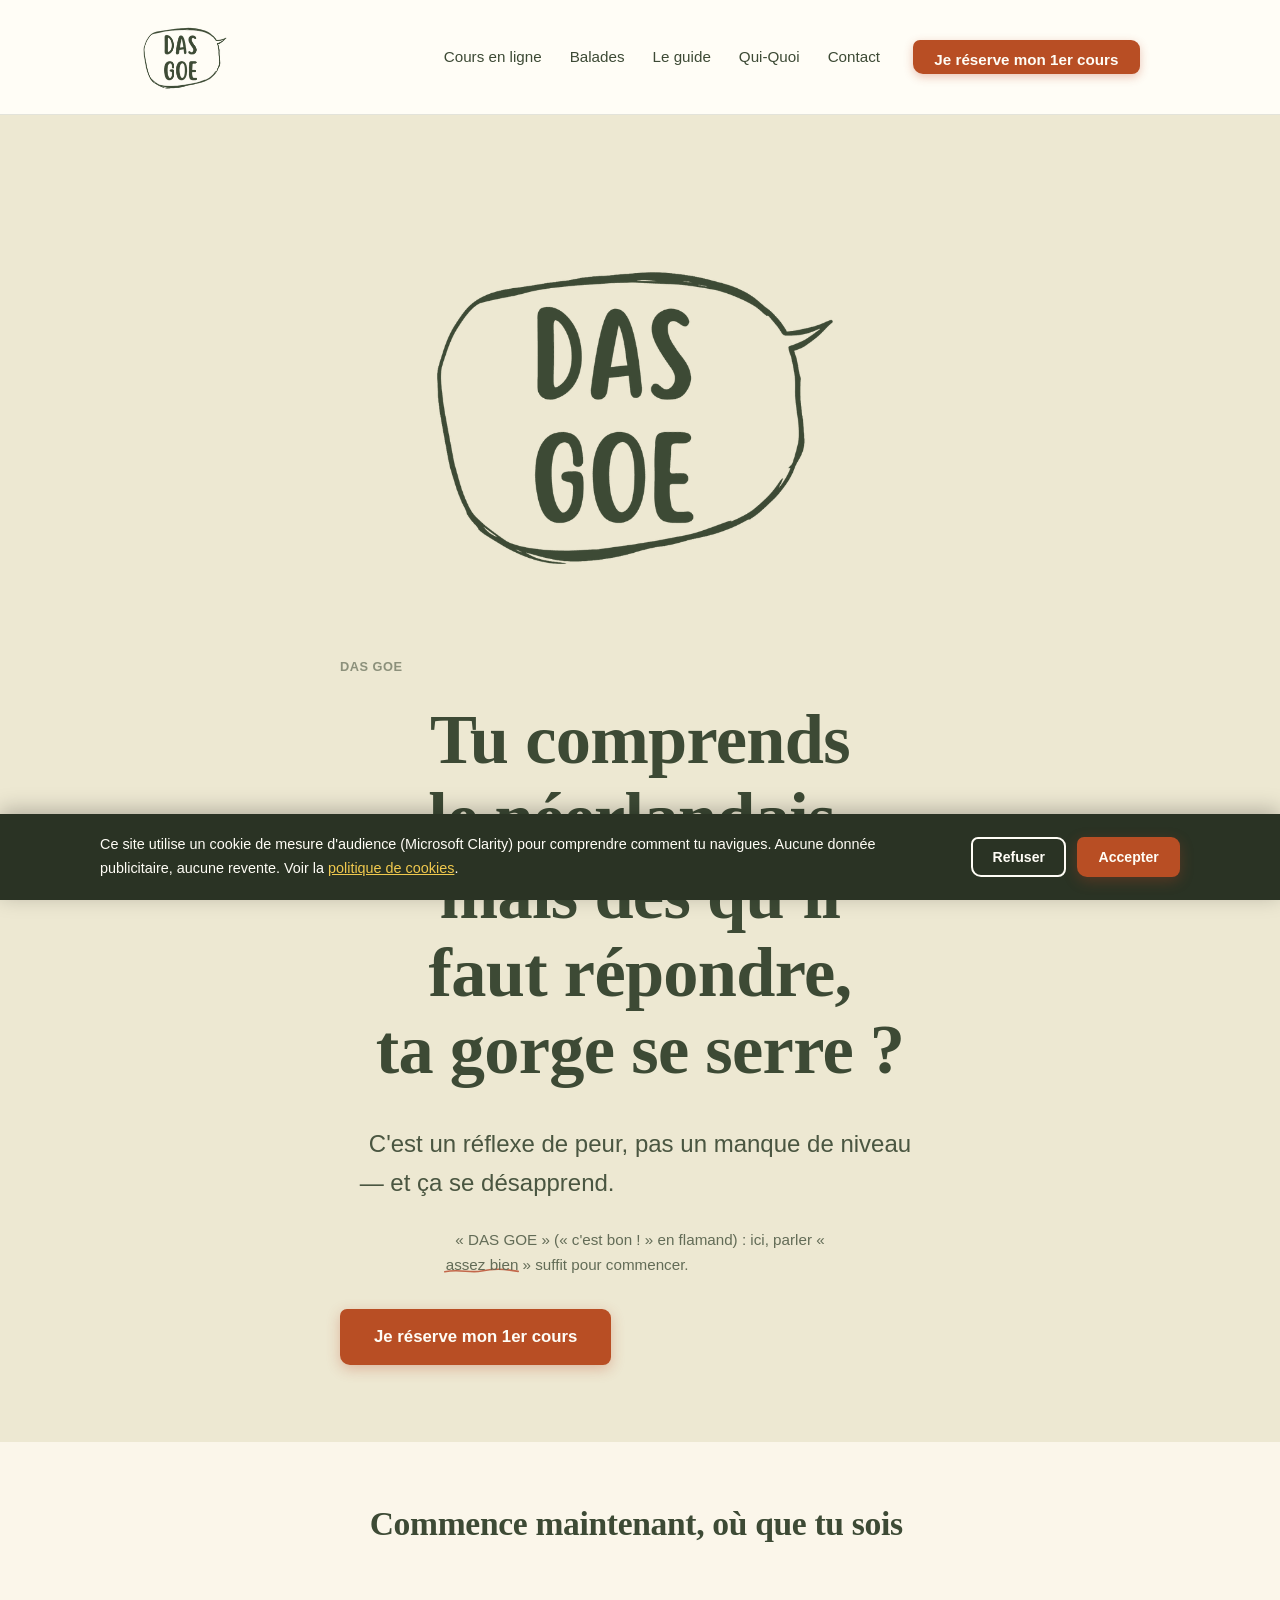
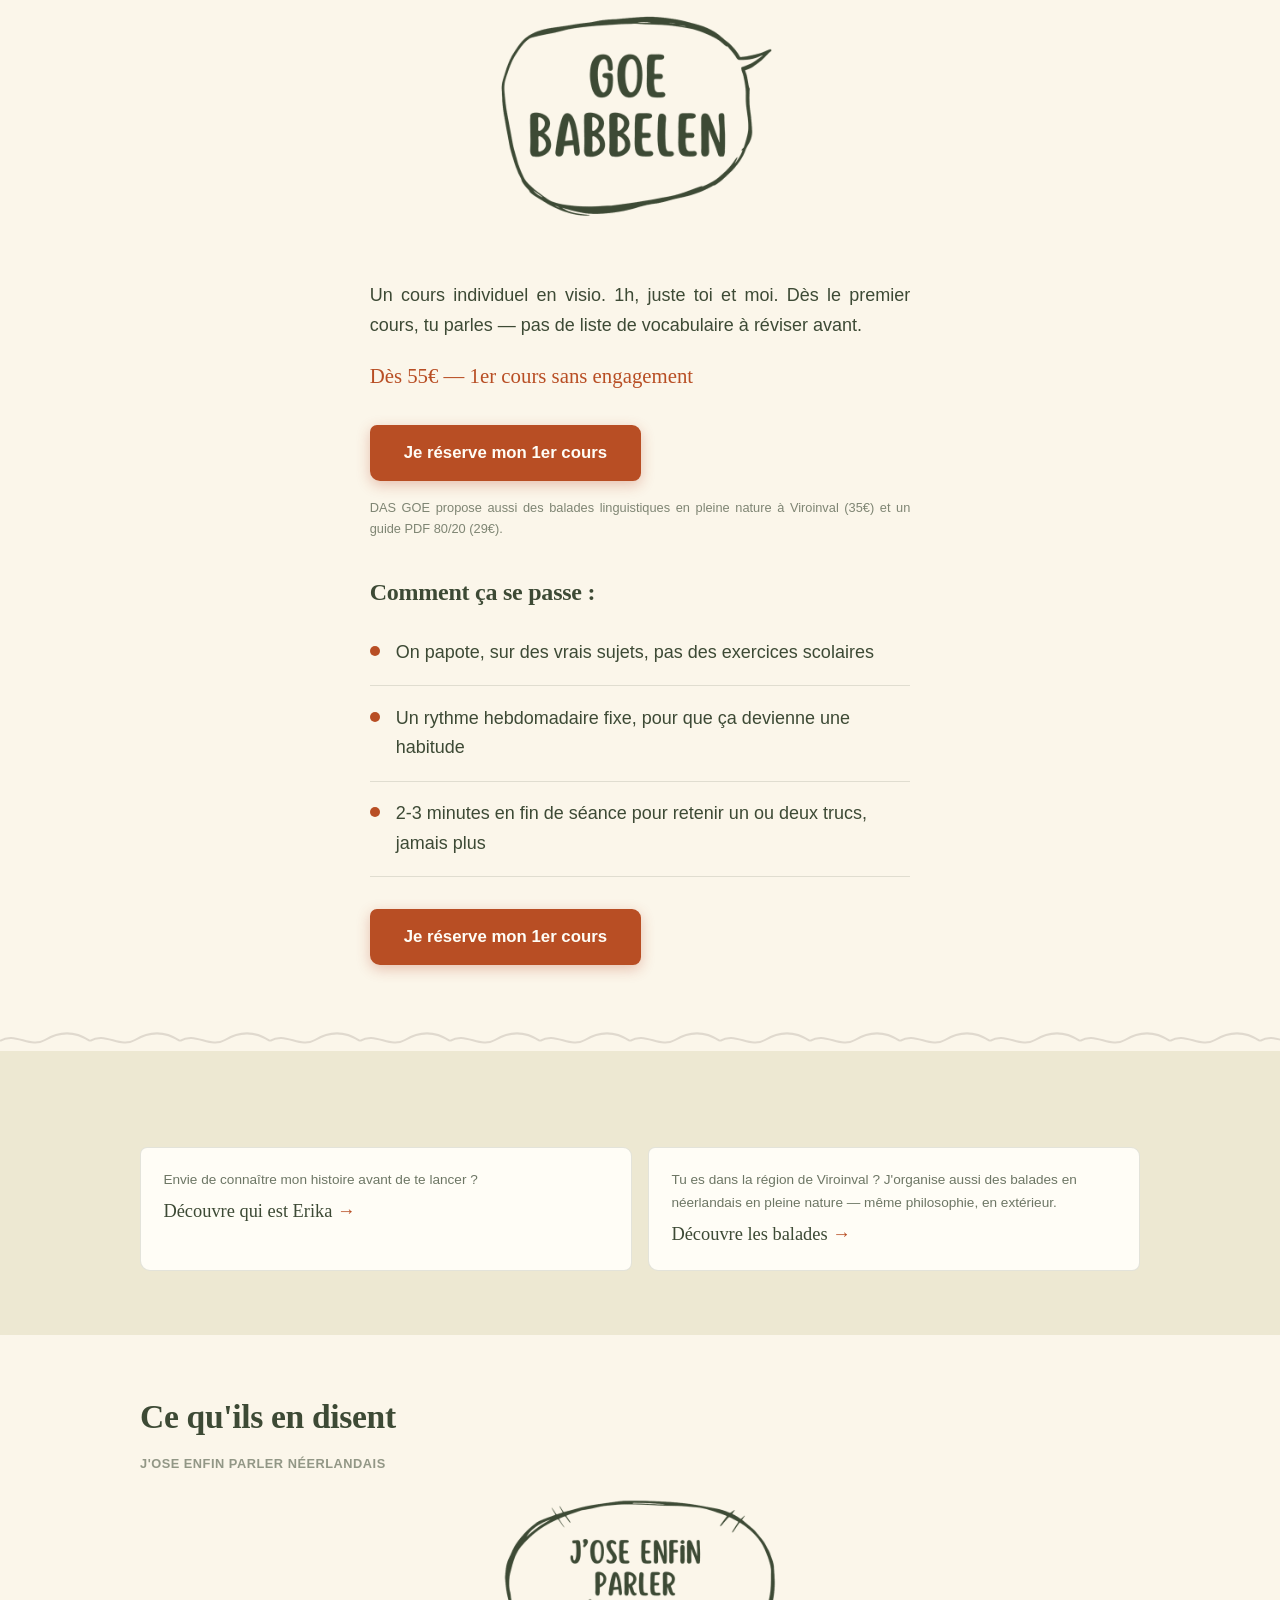
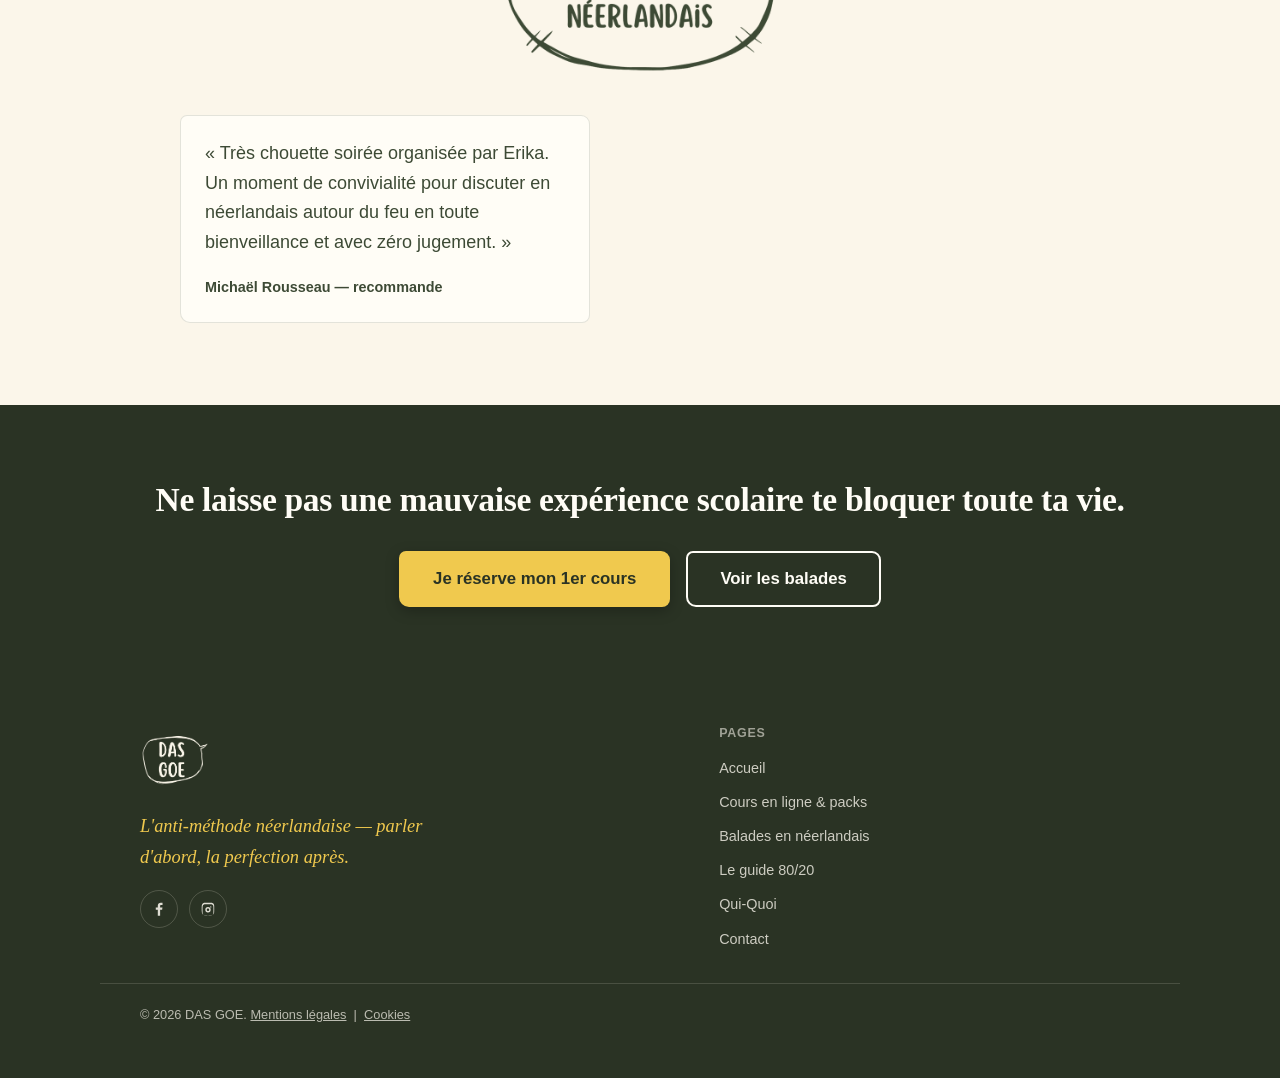
<file: index.html>
<!doctype html>
<html lang="fr">
<head>
<meta charset="utf-8">
<meta name="viewport" content="width=device-width, initial-scale=1">
<meta name="format-detection" content="telephone=no, date=no, address=no, email=no">
<title>DAS GOE — Cours de néerlandais sans stress, en ligne ou en pleine nature</title>
<meta name="description" content="Tu comprends le néerlandais mais tu n'oses pas parler ? Cours en ligne dès 55€/h et balades immersives en Wallonie. Zéro théorie, zéro jugement.">
<link rel="canonical" href="https://dasgoe.be/">
<meta property="og:title" content="DAS GOE — L'anti-méthode néerlandaise">
<meta property="og:description" content="Parler d'abord, la perfection après. Cours en ligne et balades en néerlandais, sans stress.">
<meta property="og:type" content="website">
<meta property="og:url" content="https://dasgoe.be/">
<link rel="stylesheet" href="css/style.css">
<script type="application/ld+json">
{
  "@context": "https://schema.org",
  "@type": "ProfessionalService",
  "name": "DAS GOE",
  "alternateName": "L'Anti-Méthode Néerlandaise",
  "url": "https://dasgoe.be/",
  "description": "Cours de néerlandais en ligne et balades immersives en néerlandais, pour francophones qui comprennent la langue mais n'osent pas la parler.",
  "areaServed": ["Belgique", "Viroinval"],
  "priceRange": "€€",
  "review": [
    {
      "@type": "Review",
      "author": { "@type": "Person", "name": "Michaël Rousseau" },
      "reviewBody": "Très chouette soirée organisée par Erika. Un moment de convivialité pour discuter en néerlandais autour du feu en toute bienveillance et avec zéro jugement."
    }
  ]
}
</script>
</head>
<body>
<a class="skip-link" href="#main">Aller au contenu</a>

<header class="site-header">
  <div class="wrap nav">
    <a href="index.html" class="brand"><img src="images/badges/logo-das-goe-nav.webp" width="120" height="120" alt="" class="brand-logo-img"> <span class="sr-only">DAS GOE</span></a>
    <nav aria-label="Navigation principale">
      <ul class="nav-links">
        <li><a href="cours-en-ligne.html">Cours en ligne</a></li>
        <li><a href="balades.html">Balades</a></li>
        <li><a href="guide.html">Le guide</a></li>
        <li><a href="qui-quoi.html">Qui-Quoi</a></li>
        <li><a href="contact.html">Contact</a></li>
        <li><a href="cours-en-ligne.html#options" class="nav-cta">Je réserve mon 1er cours</a></li>
      </ul>
    </nav>
    <button class="nav-toggle" aria-label="Ouvrir le menu" aria-expanded="false" aria-controls="mobile-panel">
      <span></span><span></span><span></span>
    </button>
  </div>
  <div class="mobile-panel wrap" id="mobile-panel">
    <a href="index.html">Accueil</a>
    <a href="cours-en-ligne.html">Cours en ligne</a>
    <a href="balades.html">Balades</a>
    <a href="guide.html">Le guide</a>
    <a href="qui-quoi.html">Qui-Quoi</a>
    <a href="contact.html">Contact</a>
    <a href="cours-en-ligne.html#options" class="btn btn-primary">Je réserve mon 1er cours</a>
  </div>
</header>

<main id="main">

  <section class="hero">
    <div class="wrap hero-inner">
      <div class="badge-row left"><img src="images/badges/logo-das-goe-ink.webp" width="520" height="520" alt="" class="badge badge-sm"></div>
      <p class="caption-visible">DAS GOE</p>
      <h1>Tu comprends le néerlandais, mais dès qu'il faut répondre, <span class="scribble">ta gorge se serre</span>&nbsp;?</h1>
      <p class="lede">C'est un réflexe de peur, pas un manque de niveau — et ça se désapprend.</p>
      <p class="fine">« DAS GOE » (« c'est bon&nbsp;! » en flamand) : ici, parler « <span class="scribble">assez bien</span> » suffit pour commencer.</p>
      <div class="btn-row">
        <a href="cours-en-ligne.html#options" class="btn btn-primary">Je réserve mon 1er cours</a>
      </div>
    </div>
  </section>

  <section class="section-paper">
    <div class="wrap lead-block">
      <h2>Commence maintenant, où que tu sois</h2>
      <img src="images/badges/badge-goe-babbelen-ink.webp" width="520" height="520" alt="Goe babbelen" loading="lazy" class="badge badge-sm" style="margin:1.2rem auto;">
      <p>Un cours individuel en visio. 1h, juste toi et moi. Dès le premier cours, tu parles — pas de liste de vocabulaire à réviser avant.</p>
      <p style="font-family:var(--font-display); font-size:1.3rem; color:var(--coral);">Dès 55€ — 1er cours sans engagement</p>
      <div class="btn-row">
        <a href="cours-en-ligne.html#options" class="btn btn-primary">Je réserve mon 1er cours</a>
      </div>
      <p style="font-size:.8rem; opacity:.65; margin-top:1rem;">DAS GOE propose aussi des balades linguistiques en pleine nature à Viroinval (35€) et un guide PDF 80/20 (29€).</p>

      <h3 style="margin-top:2.5rem;">Comment ça se passe&nbsp;:</h3>
      <ul class="pillars">
        <li>On papote, sur des vrais sujets, pas des exercices scolaires</li>
        <li>Un rythme hebdomadaire fixe, pour que ça devienne une habitude</li>
        <li>2-3 minutes en fin de séance pour retenir un ou deux trucs, jamais plus</li>
      </ul>

      <div class="btn-row">
        <a href="cours-en-ligne.html#options" class="btn btn-primary">Je réserve mon 1er cours</a>
      </div>
    </div>
  </section>

  <div class="divider" role="presentation"></div>

  <section class="section-dark">
    <div class="wrap crosslink-band">
      <a class="crosslink" href="qui-quoi.html">
        <p style="margin:0 0 .3rem; opacity:.75; font-size:.85rem;">Envie de connaître mon histoire avant de te lancer&nbsp;?</p>
        <p style="margin:0; font-family:var(--font-display); font-size:1.15rem;">Découvre qui est Erika <span class="arrow">→</span></p>
      </a>
      <a class="crosslink" href="balades.html">
        <p style="margin:0 0 .3rem; opacity:.75; font-size:.85rem;">Tu es dans la région de Viroinval&nbsp;? J'organise aussi des balades en néerlandais en pleine nature — même philosophie, en extérieur.</p>
        <p style="margin:0; font-family:var(--font-display); font-size:1.15rem;">Découvre les balades <span class="arrow">→</span></p>
      </a>
    </div>
  </section>

  <section class="section-paper">
    <div class="wrap">
      <h2>Ce qu'ils en disent</h2>
      <p class="caption-visible">J'ose enfin parler néerlandais</p>
      <img src="images/badges/badge-jose-enfin-ink.webp" width="520" height="304" alt="J’ose enfin parler néerlandais" loading="lazy" class="badge badge-sm" style="margin-bottom:1rem;">
      <div class="testimonials">
        <blockquote class="testimonial">
          <p>« Très chouette soirée organisée par Erika. Un moment de convivialité pour discuter en néerlandais autour du feu en toute bienveillance et avec zéro jugement. »</p>
          <cite>Michaël Rousseau — recommande</cite>
        </blockquote>
      </div>
    </div>
  </section>

  <section class="final-cta">
    <div class="wrap">
      <h2>Ne laisse pas une mauvaise expérience scolaire te bloquer toute ta vie.</h2>
      <div class="btn-row">
        <a href="cours-en-ligne.html#options" class="btn btn-on-dark">Je réserve mon 1er cours</a>
        <a href="balades.html" class="btn btn-ghost" style="color:var(--paper-soft);">Voir les balades</a>
      </div>
    </div>
  </section>

</main>

<footer class="site-footer">
  <div class="wrap footer-grid">
    <div>
      <div class="footer-logo-row"><img src="images/badges/logo-das-goe-paper.webp" alt="" width="700" height="700" loading="lazy"><p class="brand-line sr-only">DAS GOE</p></div>
      <p class="footer-tagline">L'anti-méthode néerlandaise — parler d'abord, la perfection après.</p>
      <ul class="social-links">
        <li><a href="#" aria-label="DAS GOE sur Facebook"><svg viewBox="0 0 24 24" aria-hidden="true"><path d="M13.5 21v-8h2.7l.4-3.1h-3.1V8c0-.9.25-1.5 1.55-1.5H16.7V3.7C16.4 3.65 15.4 3.6 14.3 3.6c-2.3 0-3.9 1.4-3.9 4V10H7.7v3.1h2.7v8h3.1Z"/></svg></a></li>
        <li><a href="#" aria-label="DAS GOE sur Instagram"><svg viewBox="0 0 24 24" aria-hidden="true"><path d="M12 3.6c2.5 0 2.8 0 3.8.05 1 .05 1.6.2 2 .35.5.2.9.4 1.3.8.4.4.6.8.8 1.3.15.4.3 1 .35 2 .05 1 .05 1.3.05 3.8s0 2.8-.05 3.8c-.05 1-.2 1.6-.35 2-.2.5-.4.9-.8 1.3-.4.4-.8.6-1.3.8-.4.15-1 .3-2 .35-1 .05-1.3.05-3.8.05s-2.8 0-3.8-.05c-1-.05-1.6-.2-2-.35a3.6 3.6 0 0 1-1.3-.8 3.6 3.6 0 0 1-.8-1.3c-.15-.4-.3-1-.35-2C3.6 14.8 3.6 14.5 3.6 12s0-2.8.05-3.8c.05-1 .2-1.6.35-2 .2-.5.4-.9.8-1.3.4-.4.8-.6 1.3-.8.4-.15 1-.3 2-.35C9.2 3.6 9.5 3.6 12 3.6Zm0 2.16c-2.45 0-2.73 0-3.7.05-.83.04-1.28.17-1.58.29-.4.15-.68.34-.98.64-.3.3-.49.58-.64.98-.12.3-.25.75-.29 1.58-.05.97-.05 1.25-.05 3.7s0 2.73.05 3.7c.04.83.17 1.28.29 1.58.15.4.34.68.64.98.3.3.58.49.98.64.3.12.75.25 1.58.29.97.05 1.25.05 3.7.05s2.73 0 3.7-.05c.83-.04 1.28-.17 1.58-.29.4-.15.68-.34.98-.64.3-.3.49-.58.64-.98.12-.3.25-.75.29-1.58.05-.97.05-1.25.05-3.7s0-2.73-.05-3.7c-.04-.83-.17-1.28-.29-1.58a2.6 2.6 0 0 0-.64-.98 2.6 2.6 0 0 0-.98-.64c-.3-.12-.75-.25-1.58-.29-.97-.05-1.25-.05-3.7-.05Zm0 3.68a3.56 3.56 0 1 1 0 7.12 3.56 3.56 0 0 1 0-7.12Zm0 1.87a1.69 1.69 0 1 0 0 3.38 1.69 1.69 0 0 0 0-3.38Zm4.53-2.06a.83.83 0 1 1-1.66 0 .83.83 0 0 1 1.66 0Z"/></svg></a></li>
      </ul>
    </div>
    <nav aria-label="Plan du site">
      <p class="footer-nav-heading">Pages</p>
      <ul>
        <li><a href="index.html">Accueil</a></li>
        <li><a href="cours-en-ligne.html">Cours en ligne &amp; packs</a></li>
        <li><a href="balades.html">Balades en néerlandais</a></li>
        <li><a href="guide.html">Le guide 80/20</a></li>
        <li><a href="qui-quoi.html">Qui-Quoi</a></li>
        <li><a href="contact.html">Contact</a></li>
      </ul>
    </nav>
  </div>
  <div class="wrap legal">
    <p>© 2026 DAS GOE. <a href="mentions-legales.html">Mentions légales</a> &nbsp;|&nbsp; <a href="cookies.html">Cookies</a></p>
  </div>
</footer>

<div class="cookie-banner" role="dialog" aria-label="Consentement cookies">
  <div class="cookie-banner-inner">
    <p>Ce site utilise un cookie de mesure d'audience (Microsoft Clarity) pour comprendre comment tu navigues. Aucune donnée publicitaire, aucune revente. Voir la <a href="cookies.html">politique de cookies</a>.</p>
    <div class="cookie-banner-actions">
      <button type="button" class="btn btn-ghost cookie-refuse" style="color:var(--paper-soft);">Refuser</button>
      <button type="button" class="btn btn-primary cookie-accept">Accepter</button>
    </div>
  </div>
</div>

<script src="js/main.js"></script>
</body>
</html>
</file>
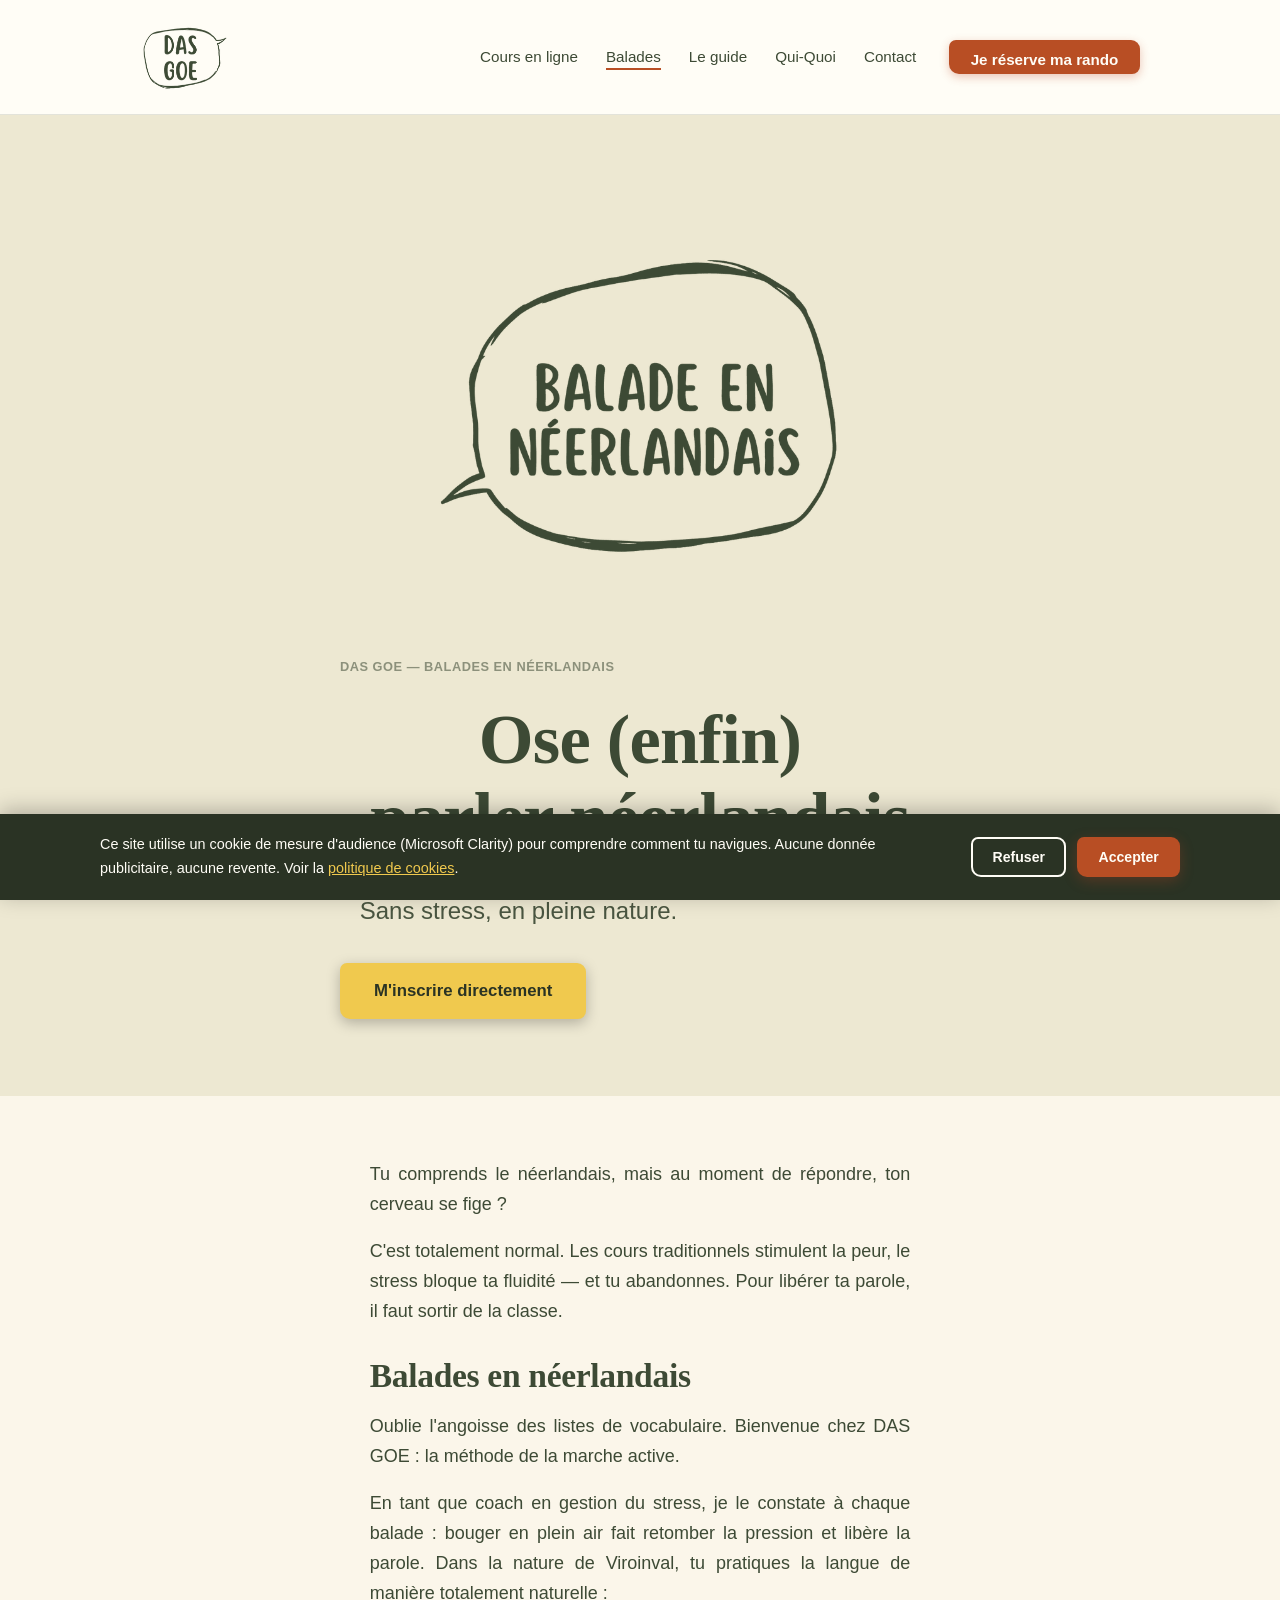
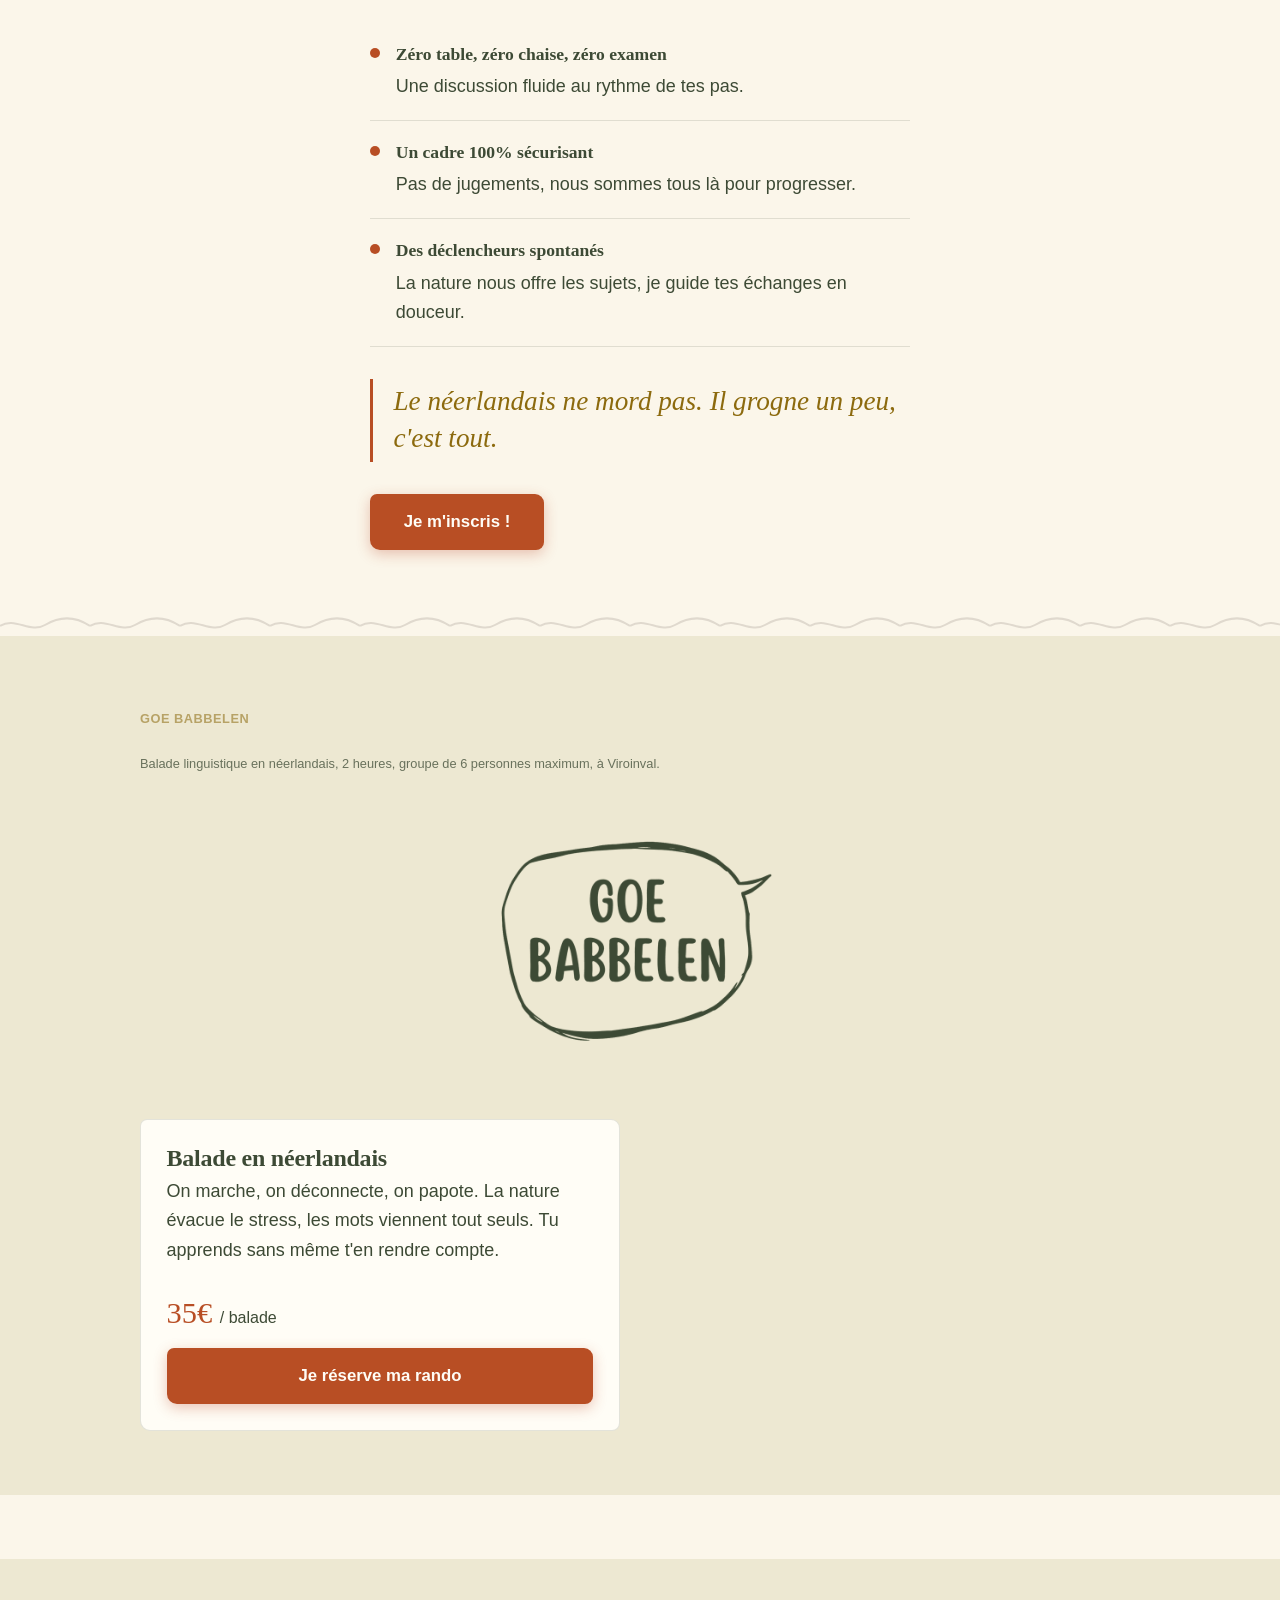
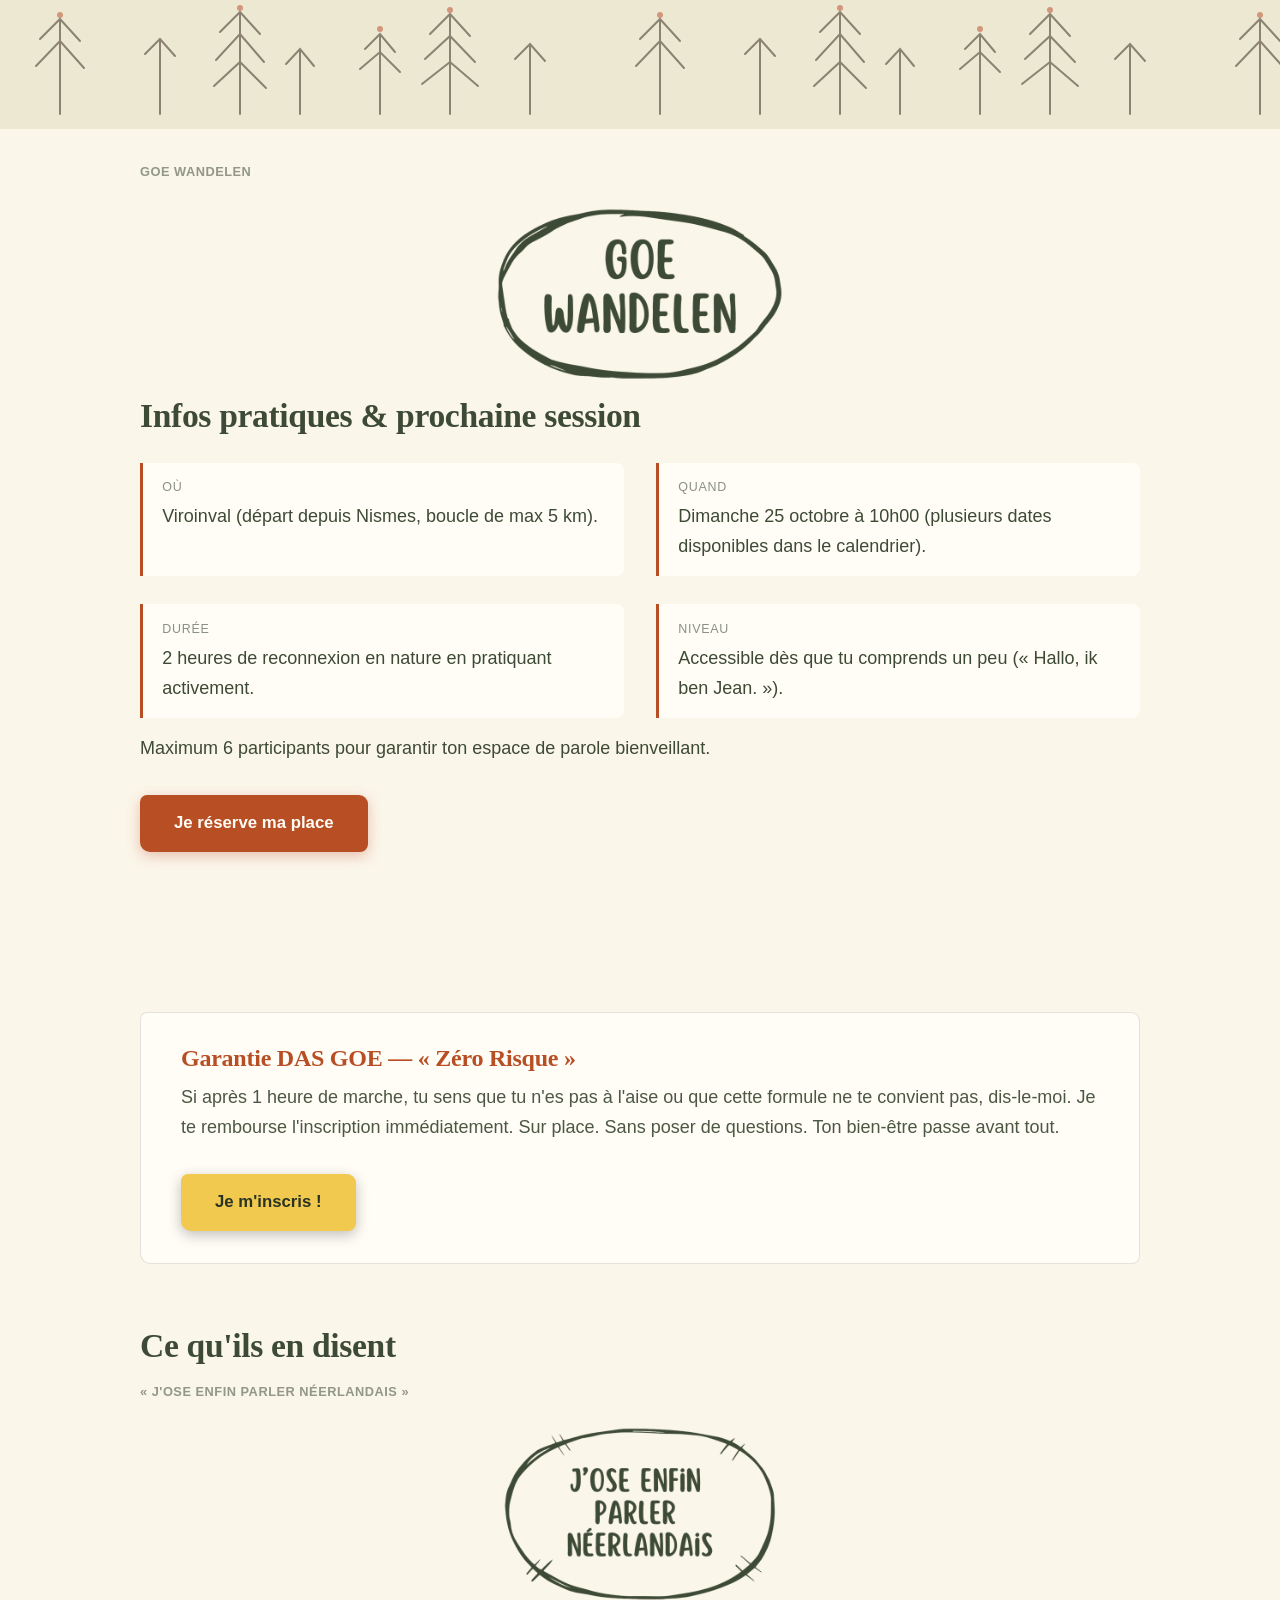
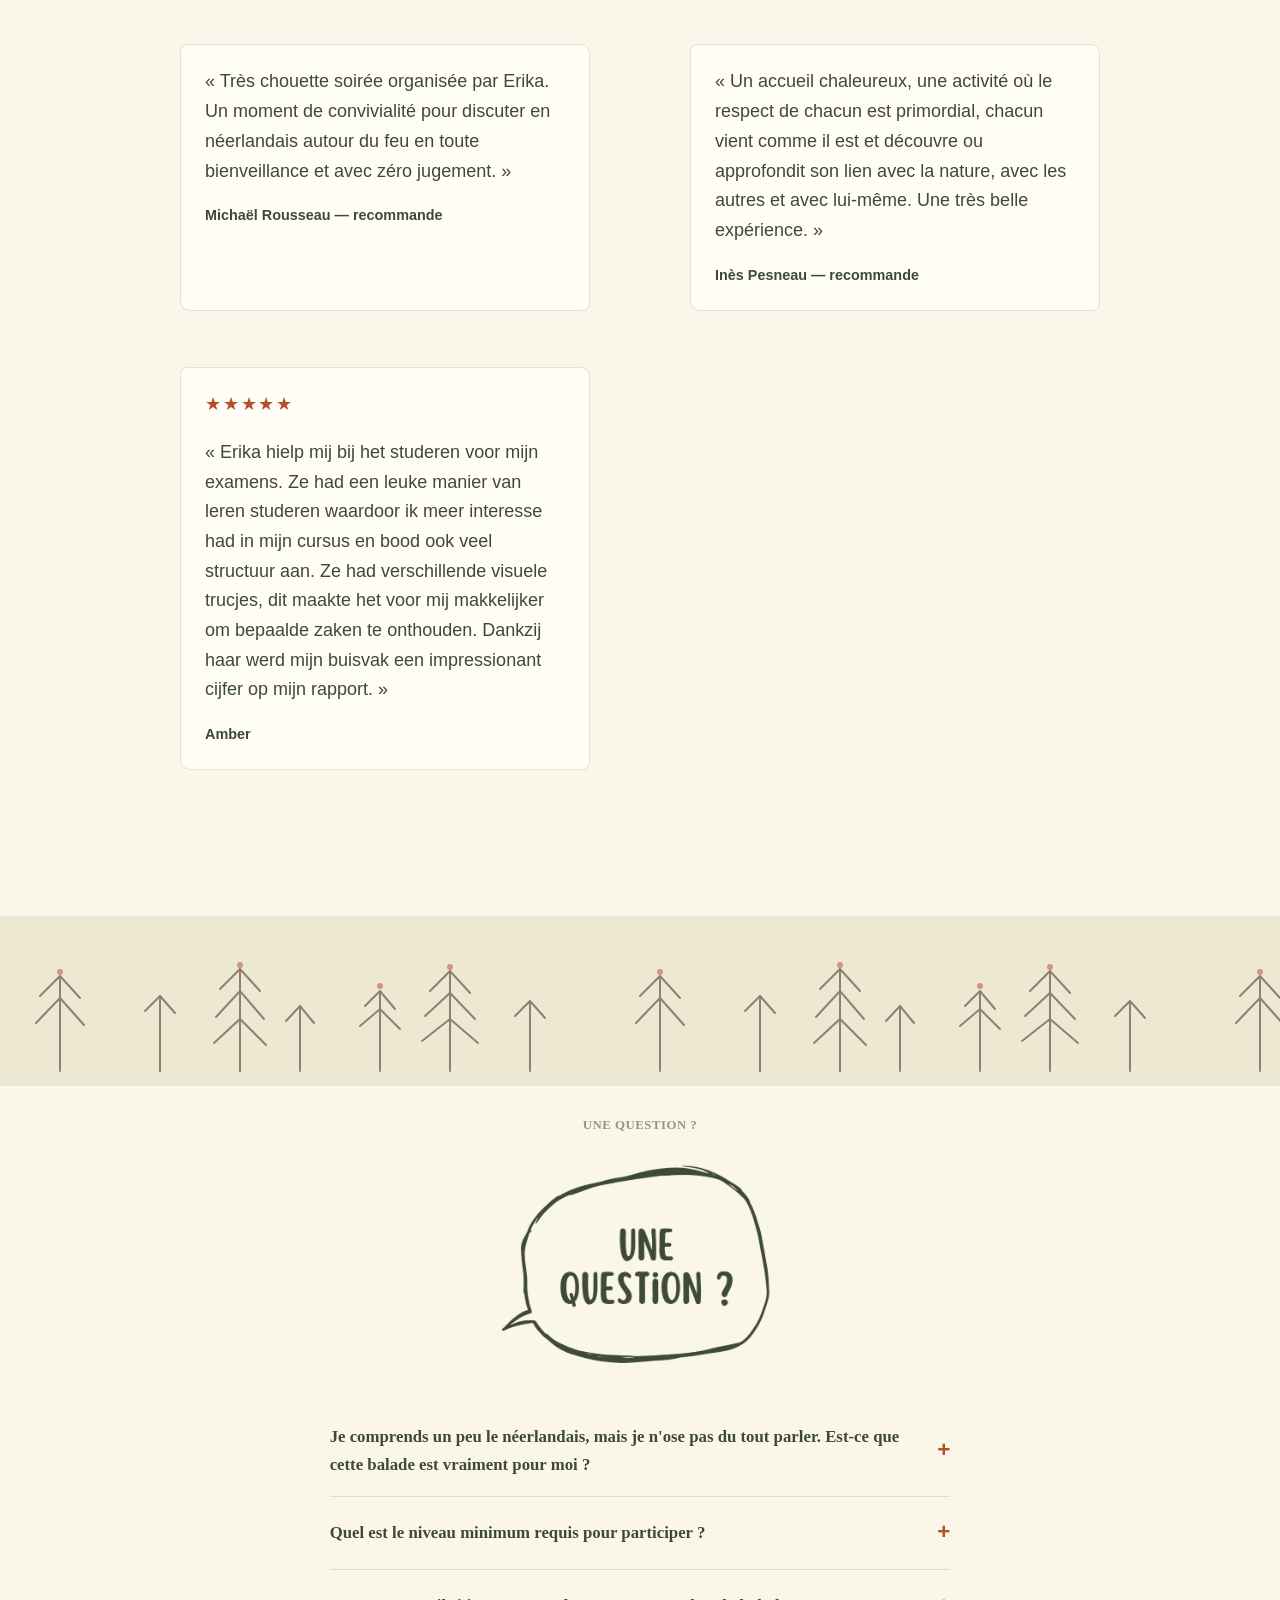
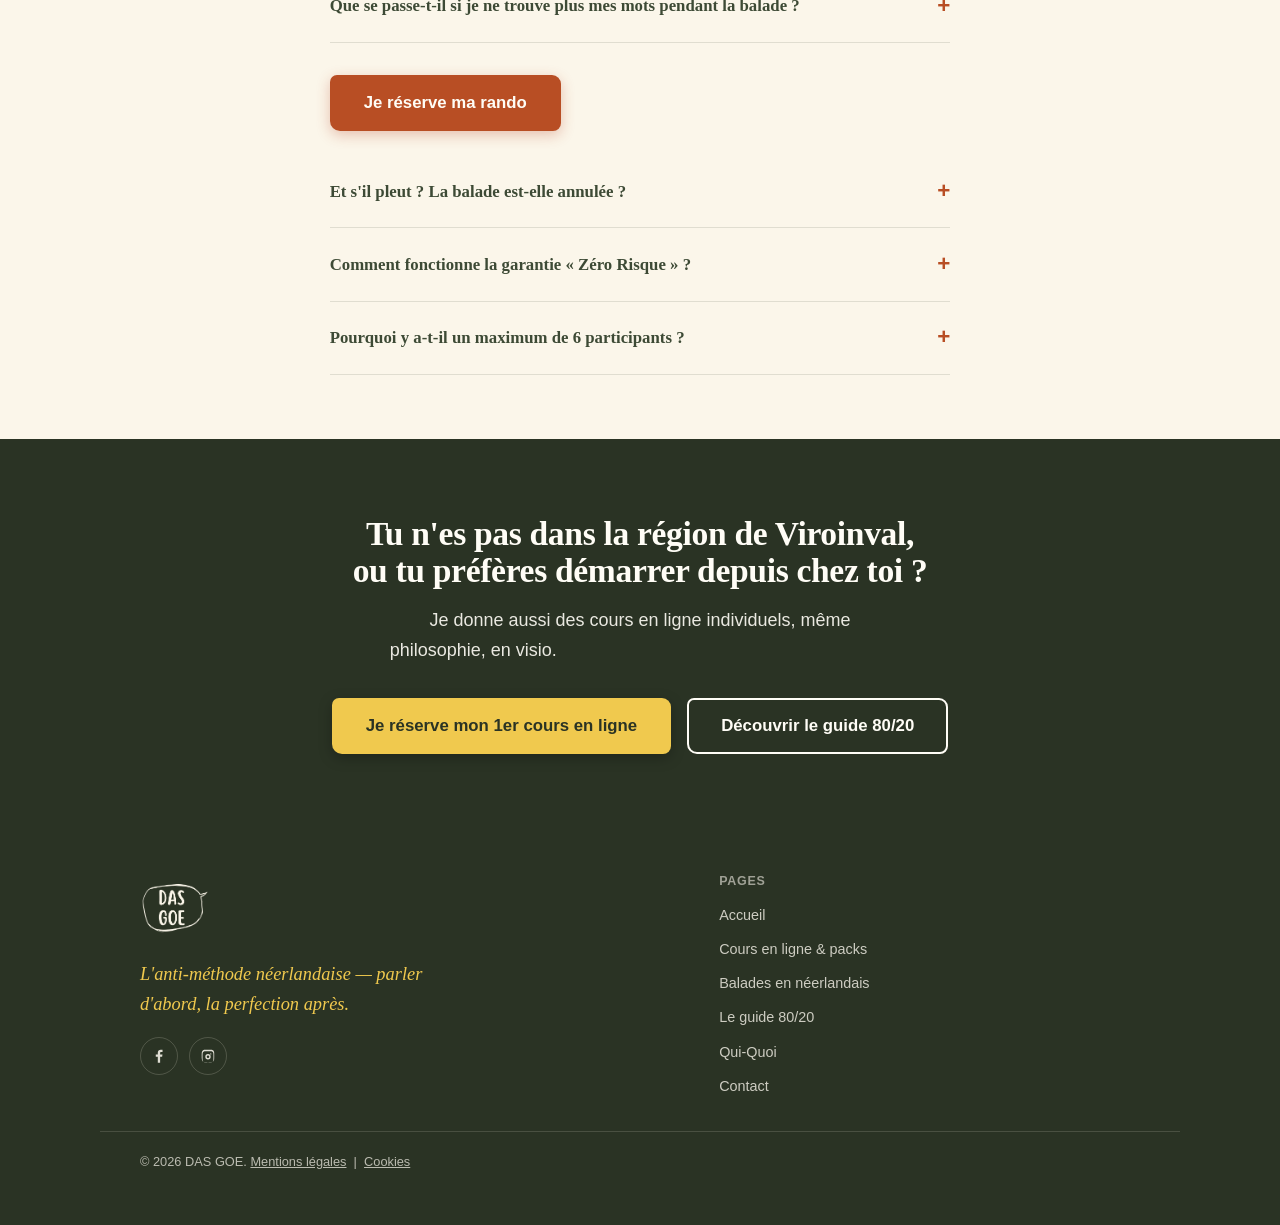
<file: balades.html>
<!doctype html>
<html lang="fr">
<head>
<meta charset="utf-8">
<meta name="viewport" content="width=device-width, initial-scale=1">
<meta name="format-detection" content="telephone=no, date=no, address=no, email=no">
<title>Balades en néerlandais à Viroinval — DAS GOE</title>
<meta name="description" content="Ose parler néerlandais en pleine nature, sans stress. Balade de 2h à Viroinval, 35€, garantie zéro risque. Réserve ta prochaine sortie.">
<link rel="canonical" href="https://dasgoe.be/balades.html">
<meta property="og:title" content="Balades en néerlandais — DAS GOE">
<meta property="og:description" content="Ose (enfin) parler néerlandais. Sans stress, en pleine nature, à Viroinval.">
<meta property="og:type" content="website">
<meta property="og:url" content="https://dasgoe.be/balades.html">
<link rel="stylesheet" href="css/style.css">
<script type="application/ld+json">
{
  "@context": "https://schema.org",
  "@type": "Service",
  "serviceType": "Balade linguistique en néerlandais",
  "name": "Balade en néerlandais",
  "provider": { "@type": "ProfessionalService", "name": "DAS GOE", "url": "https://dasgoe.be/" },
  "areaServed": "Viroinval, Belgique",
  "description": "Balade de 2 heures dans la nature de Viroinval pour pratiquer le néerlandais oral sans stress, en petit groupe de 6 personnes maximum.",
  "offers": {
    "@type": "Offer",
    "price": "35",
    "priceCurrency": "EUR",
    "url": "https://dasgoe.be/balades.html"
  },
  "review": [
    {
      "@type": "Review",
      "author": { "@type": "Person", "name": "Michaël Rousseau" },
      "reviewBody": "Très chouette soirée organisée par Erika. Un moment de convivialité pour discuter en néerlandais autour du feu en toute bienveillance et avec zéro jugement."
    },
    {
      "@type": "Review",
      "author": { "@type": "Person", "name": "Inès Pesneau" },
      "reviewBody": "Un accueil chaleureux, une activité où le respect de chacun est primordial, chacun vient comme il est et découvre ou approfondit son lien avec la nature, avec les autres et avec lui-même. Une très belle expérience."
    }
  ]
}
</script>
<script type="application/ld+json">
{
  "@context": "https://schema.org",
  "@type": "FAQPage",
  "mainEntity": [
    {
      "@type": "Question",
      "name": "Je comprends un peu le néerlandais, mais je n'ose pas du tout parler. Est-ce que cette balade est vraiment pour moi ?",
      "acceptedAnswer": { "@type": "Answer", "text": "C'est exactement pour toi ! La grande majorité des participants sont dans ta situation : ils ont le dictionnaire bloqué dans la tête par peur du jugement. Ici, pas de prof sévère, pas de notes. On marche, on fait des erreurs, on en rigole et on avance ensemble." }
    },
    {
      "@type": "Question",
      "name": "Quel est le niveau minimum requis pour participer ?",
      "acceptedAnswer": { "@type": "Answer", "text": "Si tu comprends des phrases simples comme 'Hoe gaat het?' (Comment ça va ?) ou 'Het is mooi weer' (Il fait beau), tu as largement le niveau ! Même si tes bases scolaires sont très lointaines, tu es le bienvenu(e)." }
    },
    {
      "@type": "Question",
      "name": "Que se passe-t-il si je ne trouve plus mes mots pendant la balade ?",
      "acceptedAnswer": { "@type": "Answer", "text": "Rien de grave ! On parle avec les mains, les pieds, et s'il le faut, on utilise un mot en français. Je suis là pour t'aider et te souffler le mot manquant, sans aucune pression." }
    },
    {
      "@type": "Question",
      "name": "Et s'il pleut ? La balade est-elle annulée ?",
      "acceptedAnswer": { "@type": "Answer", "text": "Il n'y a pas de mauvais temps, juste de mauvais vêtements. Sauf tempête extrême, la balade est maintenue. Prends une bonne veste imperméable, de bonnes chaussures, et c'est parti !" }
    },
    {
      "@type": "Question",
      "name": "Comment fonctionne la garantie Zéro Risque ?",
      "acceptedAnswer": { "@type": "Answer", "text": "C'est basé sur la confiance : si après 1 heure, tu ne te sens pas à l'aise, tu me le dis discrètement. Je te rembourse l'inscription sur-le-champ. Ton bien-être passe avant tout." }
    },
    {
      "@type": "Question",
      "name": "Pourquoi y a-t-il un maximum de 6 participants ?",
      "acceptedAnswer": { "@type": "Answer", "text": "Pour deux raisons très simples : pour que la balade reste intime, conviviale, et que tu te sentes en totale sécurité, et pour garantir que chacun ait un vrai temps de parole de qualité." }
    }
  ]
}
</script>
</head>
<body>
<a class="skip-link" href="#main">Aller au contenu</a>

<header class="site-header">
  <div class="wrap nav">
    <a href="index.html" class="brand"><img src="images/badges/logo-das-goe-nav.webp" width="120" height="120" alt="" class="brand-logo-img"> <span class="sr-only">DAS GOE</span></a>
    <nav aria-label="Navigation principale">
      <ul class="nav-links">
        <li><a href="cours-en-ligne.html">Cours en ligne</a></li>
        <li><a href="balades.html" aria-current="page">Balades</a></li>
        <li><a href="guide.html">Le guide</a></li>
        <li><a href="qui-quoi.html">Qui-Quoi</a></li>
        <li><a href="contact.html">Contact</a></li>
        <li><a href="#reserver" class="nav-cta">Je réserve ma rando</a></li>
      </ul>
    </nav>
    <button class="nav-toggle" aria-label="Ouvrir le menu" aria-expanded="false" aria-controls="mobile-panel">
      <span></span><span></span><span></span>
    </button>
  </div>
  <div class="mobile-panel wrap" id="mobile-panel">
    <a href="index.html">Accueil</a>
    <a href="cours-en-ligne.html">Cours en ligne</a>
    <a href="balades.html">Balades</a>
    <a href="guide.html">Le guide</a>
    <a href="qui-quoi.html">Qui-Quoi</a>
    <a href="contact.html">Contact</a>
    <a href="#reserver" class="btn btn-primary">Je réserve ma rando</a>
  </div>
</header>

<main id="main">

  <section class="hero">
    <div class="wrap hero-inner">
      <div class="badge-row left"><img src="images/badges/badge-balade-en-neerlandais-ink.webp" width="520" height="520" alt="Balade en néerlandais" class="badge"></div>
      <p class="caption-visible">DAS GOE — Balades en néerlandais</p>
      <h1>Ose (enfin) <span class="scribble">parler néerlandais</span></h1>
      <p class="lede">Sans stress, en pleine nature.</p>
      <div class="btn-row">
        <a href="#reserver" class="btn btn-on-dark">M'inscrire directement</a>
      </div>
    </div>
  </section>

  <section class="section-paper">
    <div class="wrap lead-block">
      <p>Tu comprends le néerlandais, mais au moment de répondre, ton cerveau se fige&nbsp;?</p>
      <p>C'est totalement normal. Les cours traditionnels stimulent la peur, le stress bloque ta fluidité — et tu abandonnes. Pour libérer ta parole, il faut sortir de la classe.</p>

      <h2 style="margin-top:2rem;">Balades en néerlandais</h2>
      <p>Oublie l'angoisse des listes de vocabulaire. Bienvenue chez DAS GOE&nbsp;: la méthode de la marche active.</p>
      <p>En tant que coach en gestion du stress, je le constate à chaque balade&nbsp;: bouger en plein air fait retomber la pression et libère la parole. Dans la nature de Viroinval, tu pratiques la langue de manière totalement naturelle&nbsp;:</p>

      <ul class="pillars">
        <li><div><strong>Zéro table, zéro chaise, zéro examen</strong><p>Une discussion fluide au rythme de tes pas.</p></div></li>
        <li><div><strong>Un cadre 100% sécurisant</strong><p>Pas de jugements, nous sommes tous là pour progresser.</p></div></li>
        <li><div><strong>Des déclencheurs spontanés</strong><p>La nature nous offre les sujets, je guide tes échanges en douceur.</p></div></li>
      </ul>
      <p class="pull-quote">Le néerlandais ne mord pas. Il grogne un peu, c'est tout.</p>

      <div class="btn-row">
        <a href="#reserver" class="btn btn-primary">Je m'inscris&nbsp;!</a>
      </div>
    </div>
  </section>

  <div class="divider" role="presentation"></div>

  <section class="section-dark" id="reserver">
    <div class="wrap">
      <p class="caption-visible" style="color:var(--mustard-text);">Goe babbelen</p>
      <p style="font-size:.8rem; opacity:.75;">Balade linguistique en néerlandais, 2 heures, groupe de 6 personnes maximum, à Viroinval.</p>
      <img src="images/badges/badge-goe-babbelen-ink.webp" width="520" height="520" alt="Goe babbelen" loading="lazy" class="badge badge-sm" style="margin-bottom:1.2rem;">
      <div class="offer-grid" style="grid-template-columns:1fr; max-width:480px;">
        <div class="offer-card">
          <h3>Balade en néerlandais</h3>
          <p>On marche, on déconnecte, on papote. La nature évacue le stress, les mots viennent tout seuls. Tu apprends sans même t'en rendre compte.</p>
          <p class="price">35€ <span style="font-size:1rem; color:var(--ink); font-family:var(--font-body);">/ balade</span></p>
          <a href="contact.html" class="btn btn-primary">Je réserve ma rando</a>
        </div>
      </div>
    </div>
  </section>

  <section class="section-paper">
    <div class="wrap">
      <div class="nature-motif" role="presentation" aria-hidden="true"></div>
      <p class="caption-visible">Goe wandelen</p>
      <img src="images/badges/badge-goe-wandelen-ink.webp" width="520" height="304" alt="Goe wandelen" loading="lazy" class="badge badge-sm" style="margin-bottom:1rem;">
      <h2>Infos pratiques &amp; prochaine session</h2>
      <div class="info-grid">
        <div class="info-item"><span class="label">Où</span>Viroinval (départ depuis Nismes, boucle de max 5 km).</div>
        <div class="info-item"><span class="label">Quand</span>Dimanche 25 octobre à 10h00 (plusieurs dates disponibles dans le calendrier).</div>
        <div class="info-item"><span class="label">Durée</span>2 heures de reconnexion en nature en pratiquant activement.</div>
        <div class="info-item"><span class="label">Niveau</span>Accessible dès que tu comprends un peu (« Hallo, ik ben Jean. »).</div>
      </div>
      <p style="margin-top:1rem;">Maximum 6 participants pour garantir ton espace de parole bienveillant.</p>
      <div class="btn-row">
        <a href="#reserver" class="btn btn-primary">Je réserve ma place</a>
      </div>
    </div>
  </section>

  <section class="section-paper">
    <div class="wrap">
      <div class="guarantee">
        <h3>Garantie DAS GOE — « Zéro Risque »</h3>
        <p style="margin:0; opacity:.92;">Si après 1 heure de marche, tu sens que tu n'es pas à l'aise ou que cette formule ne te convient pas, dis-le-moi. Je te rembourse l'inscription immédiatement. Sur place. Sans poser de questions. Ton bien-être passe avant tout.</p>
        <div class="btn-row">
          <a href="#reserver" class="btn btn-on-dark">Je m'inscris&nbsp;!</a>
        </div>
      </div>
    </div>
  </section>

  <section class="section-paper" style="padding-top:0;">
    <div class="wrap">
      <h2>Ce qu'ils en disent</h2>
      <p class="caption-visible">« J'ose enfin parler néerlandais »</p>
      <img src="images/badges/badge-jose-enfin-ink.webp" width="520" height="304" alt="J’ose enfin parler néerlandais" loading="lazy" class="badge badge-sm" style="margin-bottom:1rem;">
      <div class="testimonials">
        <blockquote class="testimonial">
          <p>« Très chouette soirée organisée par Erika. Un moment de convivialité pour discuter en néerlandais autour du feu en toute bienveillance et avec zéro jugement. »</p>
          <cite>Michaël Rousseau — recommande</cite>
        </blockquote>
        <blockquote class="testimonial">
          <p>« Un accueil chaleureux, une activité où le respect de chacun est primordial, chacun vient comme il est et découvre ou approfondit son lien avec la nature, avec les autres et avec lui-même. Une très belle expérience. »</p>
          <cite>Inès Pesneau — recommande</cite>
        </blockquote>
        <blockquote class="testimonial">
          <p class="stars">★★★★★</p>
          <p>« Erika hielp mij bij het studeren voor mijn examens. Ze had een leuke manier van leren studeren waardoor ik meer interesse had in mijn cursus en bood ook veel structuur aan. Ze had verschillende visuele trucjes, dit maakte het voor mij makkelijker om bepaalde zaken te onthouden. Dankzij haar werd mijn buisvak een impressionant cijfer op mijn rapport. »</p>
          <cite>Amber</cite>
        </blockquote>
      </div>
    </div>
  </section>

  <section class="section-paper">
    <div class="wrap" style="max-width:70ch;">
      <div class="nature-motif" role="presentation" aria-hidden="true"></div>
      <h2 class="caption-visible">Une question&nbsp;?</h2>
      <img src="images/badges/badge-une-question-ink.webp" width="520" height="390" alt="Une question ?" loading="lazy" class="badge badge-sm" style="margin-bottom:1rem;">
      <div class="faq-list">
        <details class="faq-item">
          <summary>Je comprends un peu le néerlandais, mais je n'ose pas du tout parler. Est-ce que cette balade est vraiment pour moi&nbsp;?</summary>
          <p>C'est exactement pour toi&nbsp;! La grande majorité des participants ont ce « dictionnaire bloqué dans la tête » par peur du jugement. Pas de prof sévère ici&nbsp;: on marche, on fait des erreurs, on en rigole.</p>
        </details>
        <details class="faq-item">
          <summary>Quel est le niveau minimum requis pour participer&nbsp;?</summary>
          <p>Si tu comprends des phrases simples comme « Hoe gaat het? » (Comment ça va&nbsp;?) ou « Het is mooi weer » (Il fait beau), tu as largement le niveau&nbsp;! Même si tes bases scolaires sont très lointaines, tu es le bienvenu(e).</p>
        </details>
        <details class="faq-item">
          <summary>Que se passe-t-il si je ne trouve plus mes mots pendant la balade&nbsp;?</summary>
          <p>Rien de grave&nbsp;! On parle avec les mains, les pieds, et s'il le faut, un mot en français. Je suis là pour te souffler le mot manquant, sans aucune pression.</p>
        </details>
      </div>
      <div class="btn-row">
        <a href="#reserver" class="btn btn-primary">Je réserve ma rando</a>
      </div>
      <div class="faq-list">
        <details class="faq-item">
          <summary>Et s'il pleut&nbsp;? La balade est-elle annulée&nbsp;?</summary>
          <p>« Er bestaat geen slecht weer, alleen slechte kleren » (Il n'y a pas de mauvais temps, juste de mauvais vêtements)&nbsp;! Sauf tempête extrême, la balade est maintenue. Prends une bonne veste imperméable, de bonnes chaussures, et c'est parti&nbsp;!</p>
        </details>
        <details class="faq-item">
          <summary>Comment fonctionne la garantie « Zéro Risque »&nbsp;?</summary>
          <p>C'est basé sur la confiance&nbsp;: si après 1 heure, tu ne te sens pas à l'aise, tu me le dis discrètement. Je te rembourse l'inscription sur-le-champ. Ton bien-être passe avant tout.</p>
        </details>
        <details class="faq-item">
          <summary>Pourquoi y a-t-il un maximum de 6 participants&nbsp;?</summary>
          <p>Pour deux raisons très simples&nbsp;: pour que la balade reste intime, conviviale, et que tu te sentes en totale sécurité — et pour garantir que chacun ait un vrai temps de parole de qualité, avec un accompagnement individuel et chaleureux.</p>
        </details>
      </div>
    </div>
  </section>

  <section class="final-cta">
    <div class="wrap">
      <h2>Tu n'es pas dans la région de Viroinval, ou tu préfères démarrer depuis chez toi&nbsp;?</h2>
      <p>Je donne aussi des cours en ligne individuels, même philosophie, en visio.</p>
      <div class="btn-row">
        <a href="cours-en-ligne.html#options" class="btn btn-on-dark">Je réserve mon 1er cours en ligne</a>
        <a href="guide.html" class="btn btn-ghost" style="color:var(--paper-soft);">Découvrir le guide 80/20</a>
      </div>
    </div>
  </section>

</main>

<footer class="site-footer">
  <div class="wrap footer-grid">
    <div>
      <div class="footer-logo-row"><img src="images/badges/logo-das-goe-paper.webp" alt="" width="700" height="700" loading="lazy"><p class="brand-line sr-only">DAS GOE</p></div>
      <p class="footer-tagline">L'anti-méthode néerlandaise — parler d'abord, la perfection après.</p>
      <ul class="social-links">
        <li><a href="#" aria-label="DAS GOE sur Facebook"><svg viewBox="0 0 24 24" aria-hidden="true"><path d="M13.5 21v-8h2.7l.4-3.1h-3.1V8c0-.9.25-1.5 1.55-1.5H16.7V3.7C16.4 3.65 15.4 3.6 14.3 3.6c-2.3 0-3.9 1.4-3.9 4V10H7.7v3.1h2.7v8h3.1Z"/></svg></a></li>
        <li><a href="#" aria-label="DAS GOE sur Instagram"><svg viewBox="0 0 24 24" aria-hidden="true"><path d="M12 3.6c2.5 0 2.8 0 3.8.05 1 .05 1.6.2 2 .35.5.2.9.4 1.3.8.4.4.6.8.8 1.3.15.4.3 1 .35 2 .05 1 .05 1.3.05 3.8s0 2.8-.05 3.8c-.05 1-.2 1.6-.35 2-.2.5-.4.9-.8 1.3-.4.4-.8.6-1.3.8-.4.15-1 .3-2 .35-1 .05-1.3.05-3.8.05s-2.8 0-3.8-.05c-1-.05-1.6-.2-2-.35a3.6 3.6 0 0 1-1.3-.8 3.6 3.6 0 0 1-.8-1.3c-.15-.4-.3-1-.35-2C3.6 14.8 3.6 14.5 3.6 12s0-2.8.05-3.8c.05-1 .2-1.6.35-2 .2-.5.4-.9.8-1.3.4-.4.8-.6 1.3-.8.4-.15 1-.3 2-.35C9.2 3.6 9.5 3.6 12 3.6Zm0 2.16c-2.45 0-2.73 0-3.7.05-.83.04-1.28.17-1.58.29-.4.15-.68.34-.98.64-.3.3-.49.58-.64.98-.12.3-.25.75-.29 1.58-.05.97-.05 1.25-.05 3.7s0 2.73.05 3.7c.04.83.17 1.28.29 1.58.15.4.34.68.64.98.3.3.58.49.98.64.3.12.75.25 1.58.29.97.05 1.25.05 3.7.05s2.73 0 3.7-.05c.83-.04 1.28-.17 1.58-.29.4-.15.68-.34.98-.64.3-.3.49-.58.64-.98.12-.3.25-.75.29-1.58.05-.97.05-1.25.05-3.7s0-2.73-.05-3.7c-.04-.83-.17-1.28-.29-1.58a2.6 2.6 0 0 0-.64-.98 2.6 2.6 0 0 0-.98-.64c-.3-.12-.75-.25-1.58-.29-.97-.05-1.25-.05-3.7-.05Zm0 3.68a3.56 3.56 0 1 1 0 7.12 3.56 3.56 0 0 1 0-7.12Zm0 1.87a1.69 1.69 0 1 0 0 3.38 1.69 1.69 0 0 0 0-3.38Zm4.53-2.06a.83.83 0 1 1-1.66 0 .83.83 0 0 1 1.66 0Z"/></svg></a></li>
      </ul>
    </div>
    <nav aria-label="Plan du site">
      <p class="footer-nav-heading">Pages</p>
      <ul>
        <li><a href="index.html">Accueil</a></li>
        <li><a href="cours-en-ligne.html">Cours en ligne &amp; packs</a></li>
        <li><a href="balades.html">Balades en néerlandais</a></li>
        <li><a href="guide.html">Le guide 80/20</a></li>
        <li><a href="qui-quoi.html">Qui-Quoi</a></li>
        <li><a href="contact.html">Contact</a></li>
      </ul>
    </nav>
  </div>
  <div class="wrap legal">
    <p>© 2026 DAS GOE. <a href="mentions-legales.html">Mentions légales</a> &nbsp;|&nbsp; <a href="cookies.html">Cookies</a></p>
  </div>
</footer>

<div class="cookie-banner" role="dialog" aria-label="Consentement cookies">
  <div class="cookie-banner-inner">
    <p>Ce site utilise un cookie de mesure d'audience (Microsoft Clarity) pour comprendre comment tu navigues. Aucune donnée publicitaire, aucune revente. Voir la <a href="cookies.html">politique de cookies</a>.</p>
    <div class="cookie-banner-actions">
      <button type="button" class="btn btn-ghost cookie-refuse" style="color:var(--paper-soft);">Refuser</button>
      <button type="button" class="btn btn-primary cookie-accept">Accepter</button>
    </div>
  </div>
</div>

<script src="js/main.js"></script>
</body>
</html>
</file>
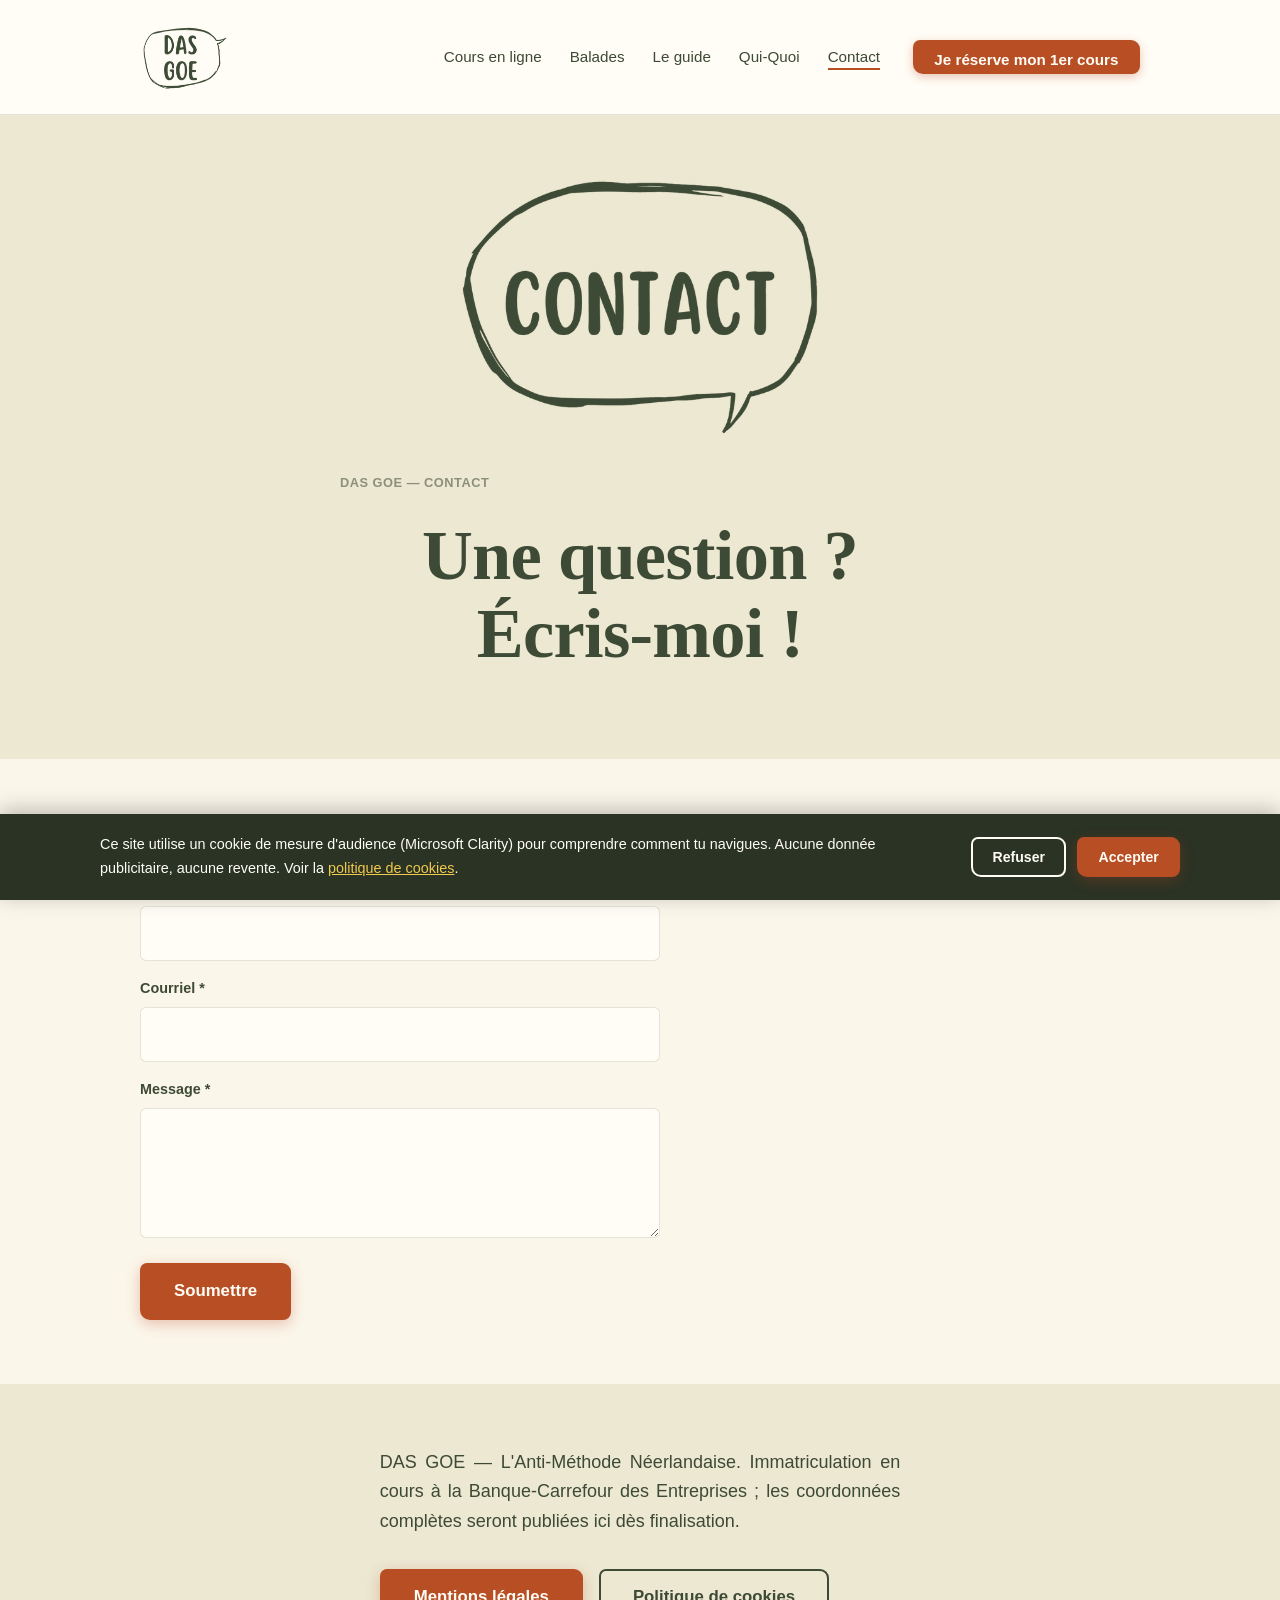
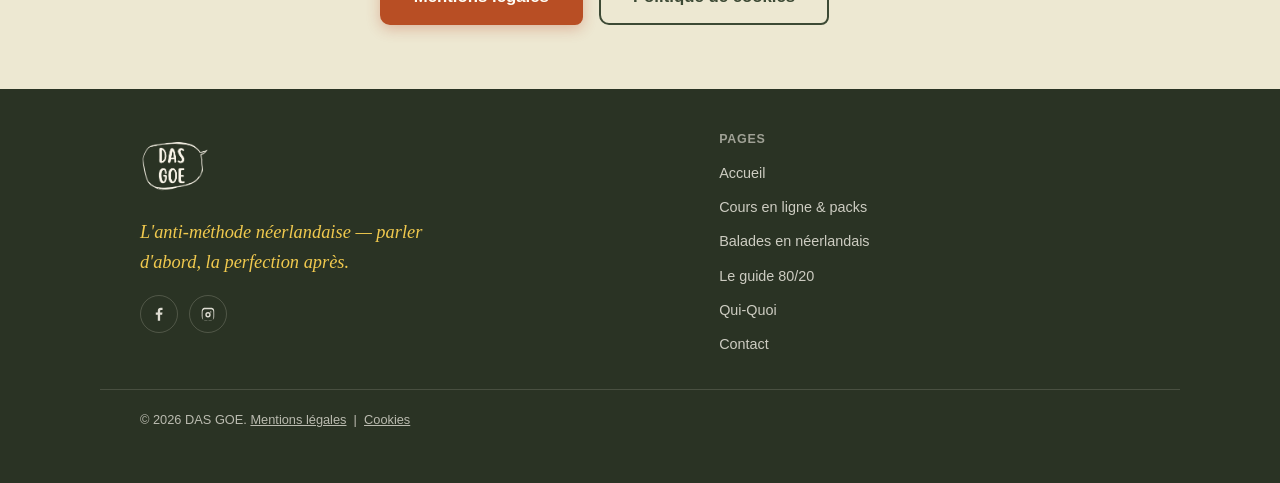
<file: contact.html>
<!doctype html>
<html lang="fr">
<head>
<meta charset="utf-8">
<meta name="viewport" content="width=device-width, initial-scale=1">
<meta name="format-detection" content="telephone=no, date=no, address=no, email=no">
<title>Contact — DAS GOE</title>
<meta name="description" content="Une question sur les cours ou les balades en néerlandais ? Écris à Erika, DAS GOE.">
<link rel="canonical" href="https://dasgoe.be/contact.html">
<meta property="og:title" content="Contact — DAS GOE">
<meta property="og:description" content="Une question ? Écris-moi.">
<meta property="og:type" content="website">
<meta property="og:url" content="https://dasgoe.be/contact.html">
<link rel="stylesheet" href="css/style.css">
<script type="application/ld+json">
{
  "@context": "https://schema.org",
  "@type": "ProfessionalService",
  "name": "DAS GOE",
  "url": "https://dasgoe.be/",
  "description": "Cours de néerlandais en ligne et balades immersives en néerlandais, pour francophones qui comprennent la langue mais n'osent pas la parler."
}
</script>
</head>
<body>
<a class="skip-link" href="#main">Aller au contenu</a>

<header class="site-header">
  <div class="wrap nav">
    <a href="index.html" class="brand"><img src="images/badges/logo-das-goe-nav.webp" width="120" height="120" alt="" class="brand-logo-img"> <span class="sr-only">DAS GOE</span></a>
    <nav aria-label="Navigation principale">
      <ul class="nav-links">
        <li><a href="cours-en-ligne.html">Cours en ligne</a></li>
        <li><a href="balades.html">Balades</a></li>
        <li><a href="guide.html">Le guide</a></li>
        <li><a href="qui-quoi.html">Qui-Quoi</a></li>
        <li><a href="contact.html" aria-current="page">Contact</a></li>
        <li><a href="cours-en-ligne.html#options" class="nav-cta">Je réserve mon 1er cours</a></li>
      </ul>
    </nav>
    <button class="nav-toggle" aria-label="Ouvrir le menu" aria-expanded="false" aria-controls="mobile-panel">
      <span></span><span></span><span></span>
    </button>
  </div>
  <div class="mobile-panel wrap" id="mobile-panel">
    <a href="index.html">Accueil</a>
    <a href="cours-en-ligne.html">Cours en ligne</a>
    <a href="balades.html">Balades</a>
    <a href="guide.html">Le guide</a>
    <a href="qui-quoi.html">Qui-Quoi</a>
    <a href="contact.html">Contact</a>
    <a href="cours-en-ligne.html#options" class="btn btn-primary">Je réserve mon 1er cours</a>
  </div>
</header>

<main id="main">

  <section class="hero" style="padding-block: clamp(2.5rem,4vw,4rem);">
    <div class="wrap hero-inner">
      <div class="badge-row left"><img src="images/badges/badge-contact-ink.webp" width="520" height="333" alt="Contact" class="badge"></div>
      <p class="caption-visible">DAS GOE — Contact</p>
      <h1>Une question&nbsp;? Écris-moi&nbsp;!</h1>
    </div>
  </section>

  <section class="section-paper">
    <div class="wrap">
      <!--
        FORMULIER VIA FORMSPREE (tijdelijk, zolang Netlify niet gebruikt wordt).
        Voordeel: info@dasgoe.be staat NERGENS in deze broncode -- Formspree
        houdt het adres enkel in hun eigen dashboard, onzichtbaar voor spam-
        bots die de site scrapen.
        Formspree-ID ingevuld: maewkwdd. Test dit formulier zelf 1x na deploy
        om te bevestigen dat het bericht echt aankomt op info@dasgoe.be.
        Wil je later teruggaan naar Netlify Forms: action terug naar "" zetten,
        method="POST" data-netlify="true" toevoegen, form-name hidden field
        terugzetten (zie git-historiek van dit bestand).
      -->
      <p style="margin-bottom:1.25rem;">Je réponds généralement sous 24 à 48h ouvrables, avec les prochaines étapes pour ton cours, ta balade ou ton guide.</p>
      <form action="https://formspree.io/f/maewkwdd" method="POST" class="contact-form">
        <input type="hidden" name="_next" value="https://dasgoe.be/merci.html">
        <input type="hidden" name="_subject" value="Nouveau message via dasgoe.be">
        <p style="display:none;">
          <label>Ne pas remplir si tu es humain&nbsp;: <input name="_gotcha"></label>
        </p>
        <div>
          <label for="name">Nom *</label>
          <input type="text" id="name" name="name" autocomplete="name" required>
        </div>
        <div>
          <label for="email">Courriel *</label>
          <input type="email" id="email" name="email" autocomplete="email" inputmode="email" required>
        </div>
        <div>
          <label for="message">Message *</label>
          <textarea id="message" name="message" required></textarea>
        </div>
        <button type="submit" class="btn btn-primary">Soumettre</button>
      </form>
    </div>
  </section>

  <section class="section-dark" id="mentions">
    <div class="wrap" style="max-width:60ch;">
      <p>DAS GOE — L'Anti-Méthode Néerlandaise. Immatriculation en cours à la Banque-Carrefour des Entreprises ; les coordonnées complètes seront publiées ici dès finalisation.</p>
      <div class="btn-row">
        <a href="mentions-legales.html" class="btn btn-primary">Mentions légales</a>
        <a href="cookies.html" class="btn btn-ghost" style="color:var(--ink);">Politique de cookies</a>
      </div>
    </div>
  </section>

</main>

<footer class="site-footer">
  <div class="wrap footer-grid">
    <div>
      <div class="footer-logo-row"><img src="images/badges/logo-das-goe-paper.webp" alt="" width="700" height="700" loading="lazy"><p class="brand-line sr-only">DAS GOE</p></div>
      <p class="footer-tagline">L'anti-méthode néerlandaise — parler d'abord, la perfection après.</p>
      <ul class="social-links">
        <li><a href="#" aria-label="DAS GOE sur Facebook"><svg viewBox="0 0 24 24" aria-hidden="true"><path d="M13.5 21v-8h2.7l.4-3.1h-3.1V8c0-.9.25-1.5 1.55-1.5H16.7V3.7C16.4 3.65 15.4 3.6 14.3 3.6c-2.3 0-3.9 1.4-3.9 4V10H7.7v3.1h2.7v8h3.1Z"/></svg></a></li>
        <li><a href="#" aria-label="DAS GOE sur Instagram"><svg viewBox="0 0 24 24" aria-hidden="true"><path d="M12 3.6c2.5 0 2.8 0 3.8.05 1 .05 1.6.2 2 .35.5.2.9.4 1.3.8.4.4.6.8.8 1.3.15.4.3 1 .35 2 .05 1 .05 1.3.05 3.8s0 2.8-.05 3.8c-.05 1-.2 1.6-.35 2-.2.5-.4.9-.8 1.3-.4.4-.8.6-1.3.8-.4.15-1 .3-2 .35-1 .05-1.3.05-3.8.05s-2.8 0-3.8-.05c-1-.05-1.6-.2-2-.35a3.6 3.6 0 0 1-1.3-.8 3.6 3.6 0 0 1-.8-1.3c-.15-.4-.3-1-.35-2C3.6 14.8 3.6 14.5 3.6 12s0-2.8.05-3.8c.05-1 .2-1.6.35-2 .2-.5.4-.9.8-1.3.4-.4.8-.6 1.3-.8.4-.15 1-.3 2-.35C9.2 3.6 9.5 3.6 12 3.6Zm0 2.16c-2.45 0-2.73 0-3.7.05-.83.04-1.28.17-1.58.29-.4.15-.68.34-.98.64-.3.3-.49.58-.64.98-.12.3-.25.75-.29 1.58-.05.97-.05 1.25-.05 3.7s0 2.73.05 3.7c.04.83.17 1.28.29 1.58.15.4.34.68.64.98.3.3.58.49.98.64.3.12.75.25 1.58.29.97.05 1.25.05 3.7.05s2.73 0 3.7-.05c.83-.04 1.28-.17 1.58-.29.4-.15.68-.34.98-.64.3-.3.49-.58.64-.98.12-.3.25-.75.29-1.58.05-.97.05-1.25.05-3.7s0-2.73-.05-3.7c-.04-.83-.17-1.28-.29-1.58a2.6 2.6 0 0 0-.64-.98 2.6 2.6 0 0 0-.98-.64c-.3-.12-.75-.25-1.58-.29-.97-.05-1.25-.05-3.7-.05Zm0 3.68a3.56 3.56 0 1 1 0 7.12 3.56 3.56 0 0 1 0-7.12Zm0 1.87a1.69 1.69 0 1 0 0 3.38 1.69 1.69 0 0 0 0-3.38Zm4.53-2.06a.83.83 0 1 1-1.66 0 .83.83 0 0 1 1.66 0Z"/></svg></a></li>
      </ul>
    </div>
    <nav aria-label="Plan du site">
      <p class="footer-nav-heading">Pages</p>
      <ul>
        <li><a href="index.html">Accueil</a></li>
        <li><a href="cours-en-ligne.html">Cours en ligne &amp; packs</a></li>
        <li><a href="balades.html">Balades en néerlandais</a></li>
        <li><a href="guide.html">Le guide 80/20</a></li>
        <li><a href="qui-quoi.html">Qui-Quoi</a></li>
        <li><a href="contact.html">Contact</a></li>
      </ul>
    </nav>
  </div>
  <div class="wrap legal">
    <p>© 2026 DAS GOE. <a href="mentions-legales.html">Mentions légales</a> &nbsp;|&nbsp; <a href="cookies.html">Cookies</a></p>
  </div>
</footer>

<div class="cookie-banner" role="dialog" aria-label="Consentement cookies">
  <div class="cookie-banner-inner">
    <p>Ce site utilise un cookie de mesure d'audience (Microsoft Clarity) pour comprendre comment tu navigues. Aucune donnée publicitaire, aucune revente. Voir la <a href="cookies.html">politique de cookies</a>.</p>
    <div class="cookie-banner-actions">
      <button type="button" class="btn btn-ghost cookie-refuse" style="color:var(--paper-soft);">Refuser</button>
      <button type="button" class="btn btn-primary cookie-accept">Accepter</button>
    </div>
  </div>
</div>

<script src="js/main.js"></script>
</body>
</html>
</file>
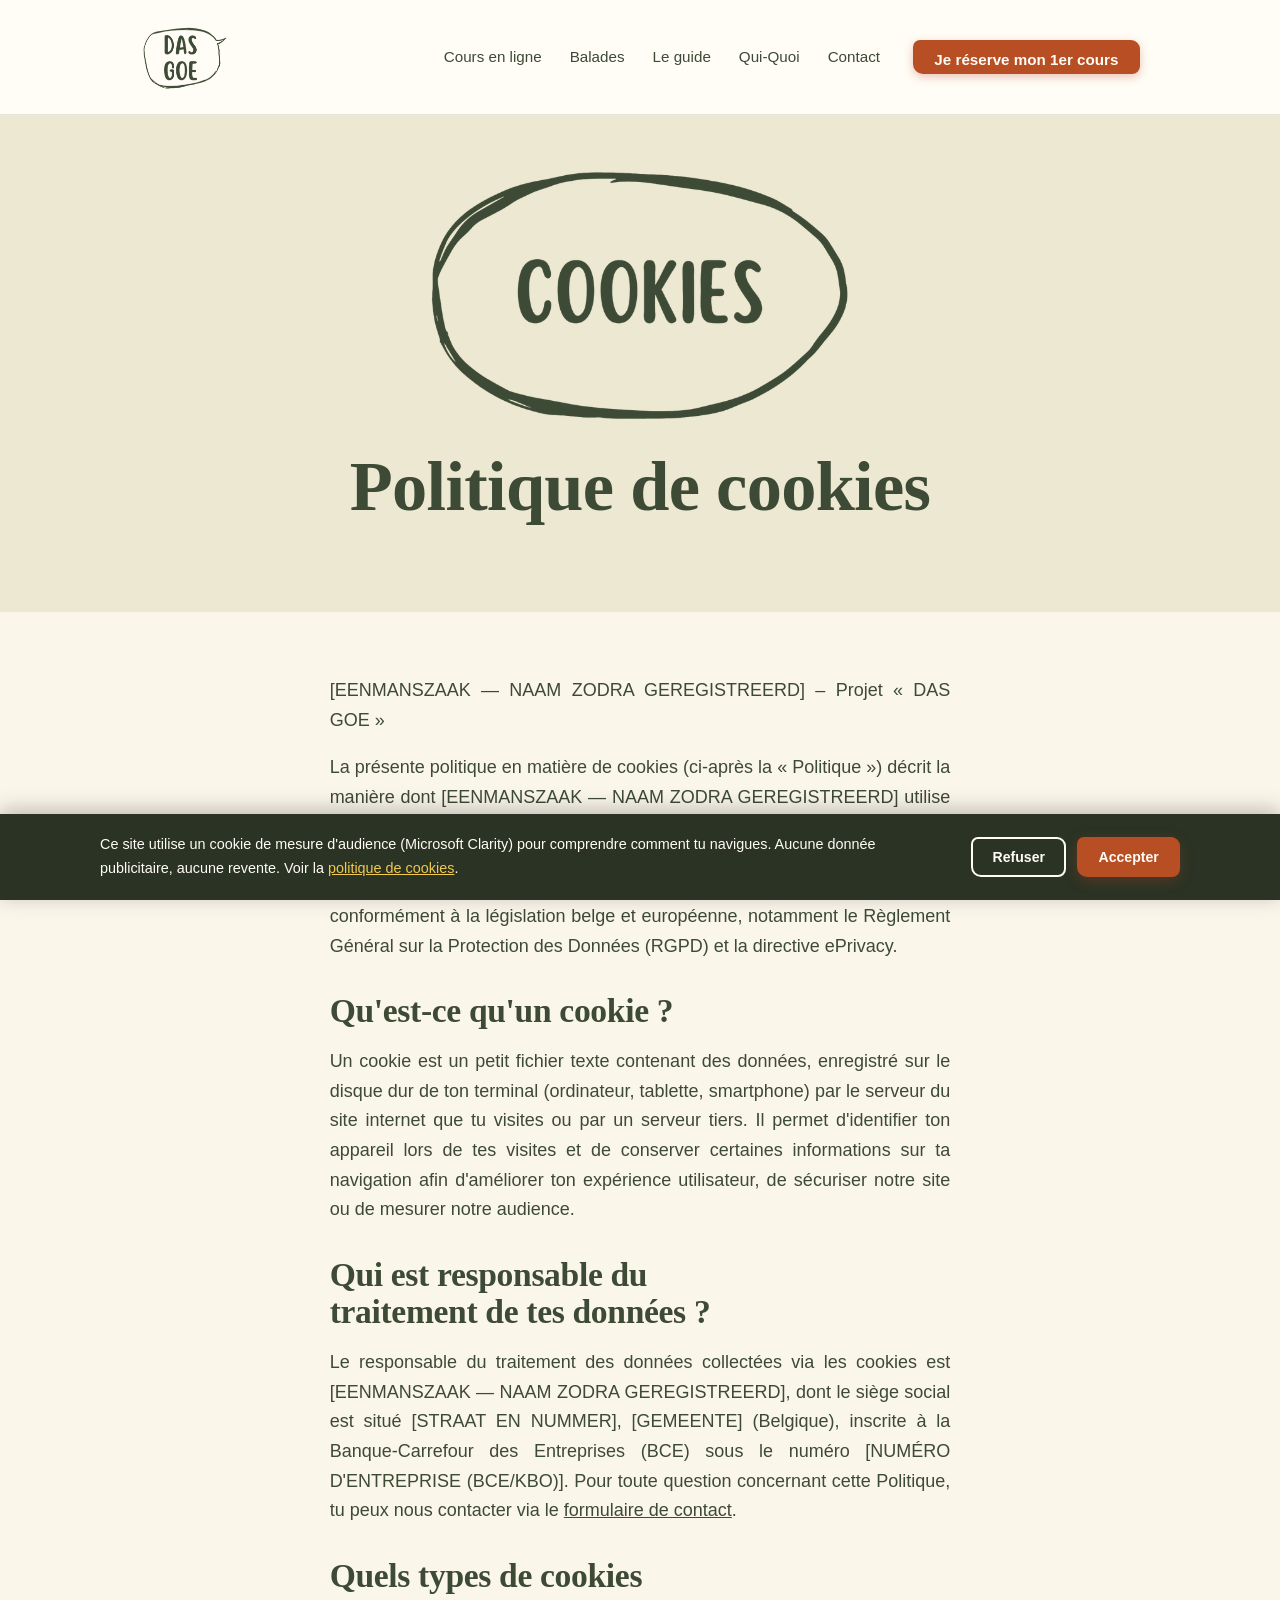
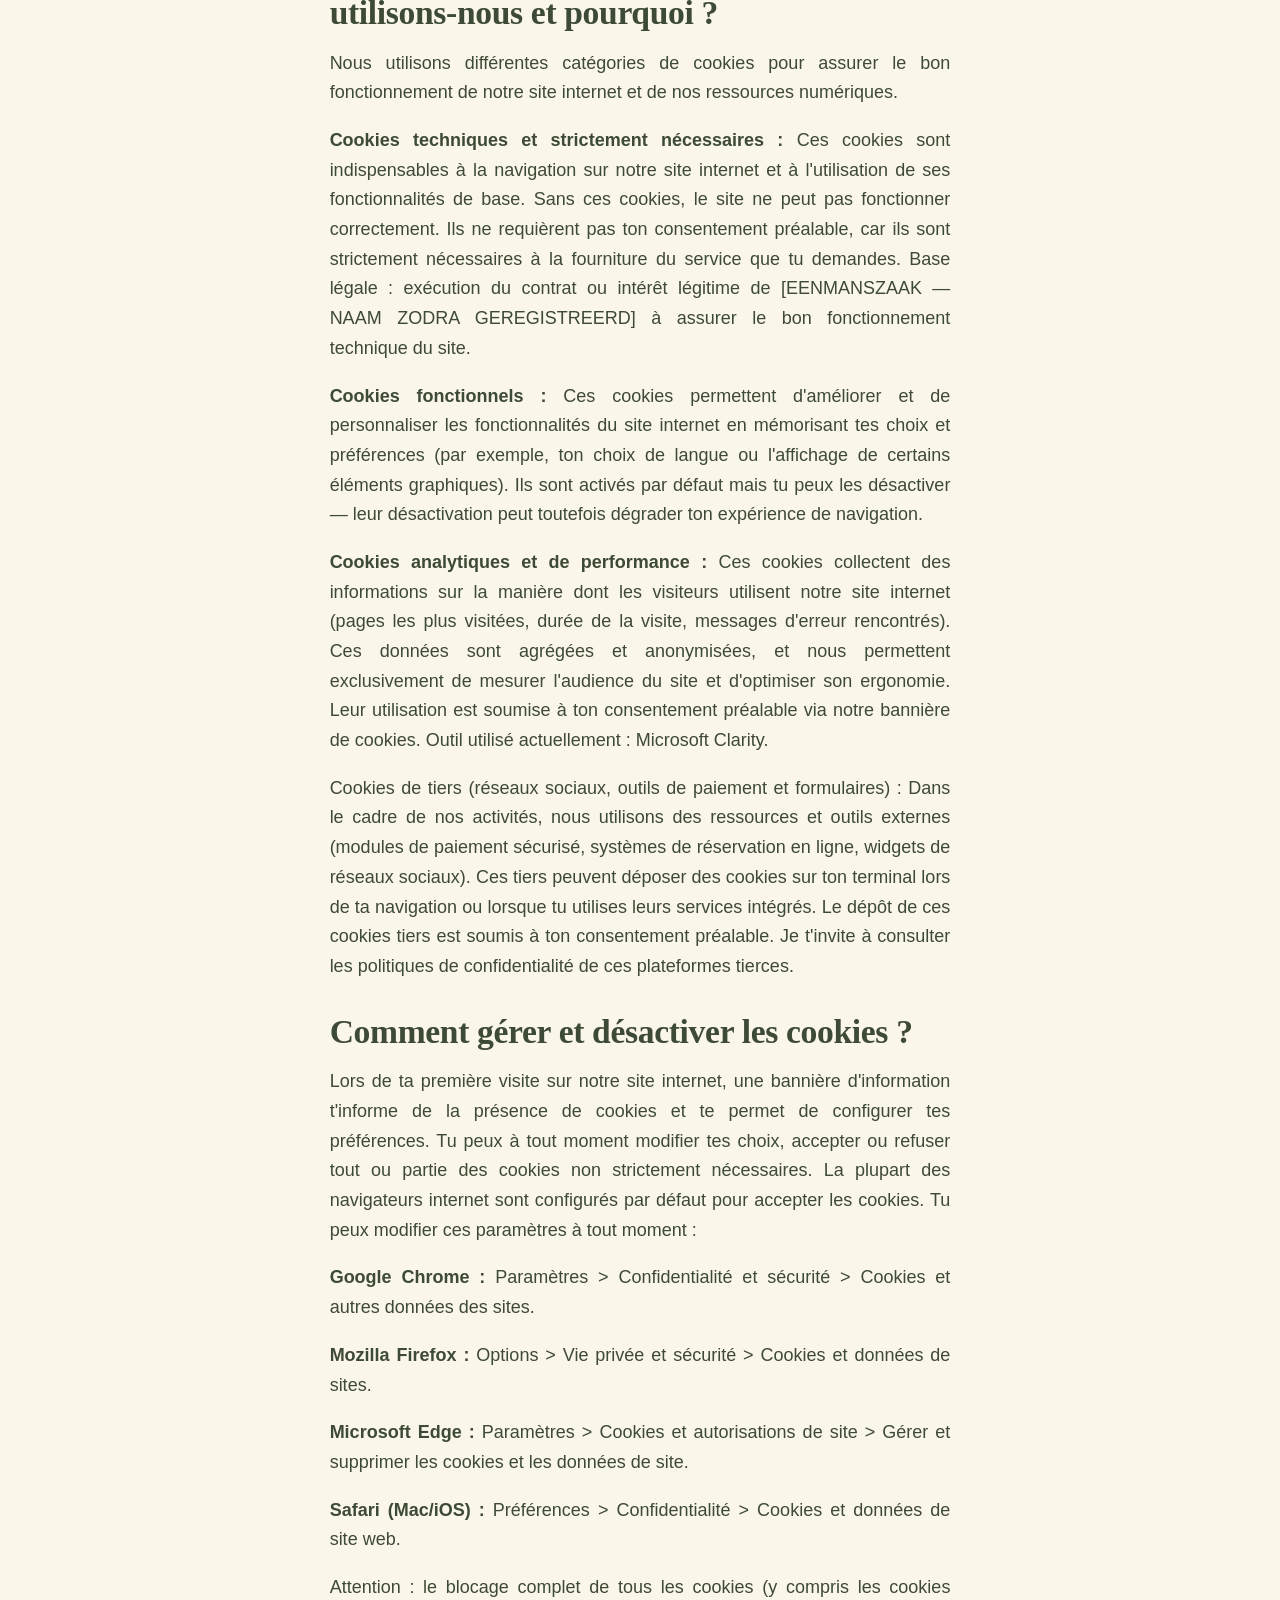
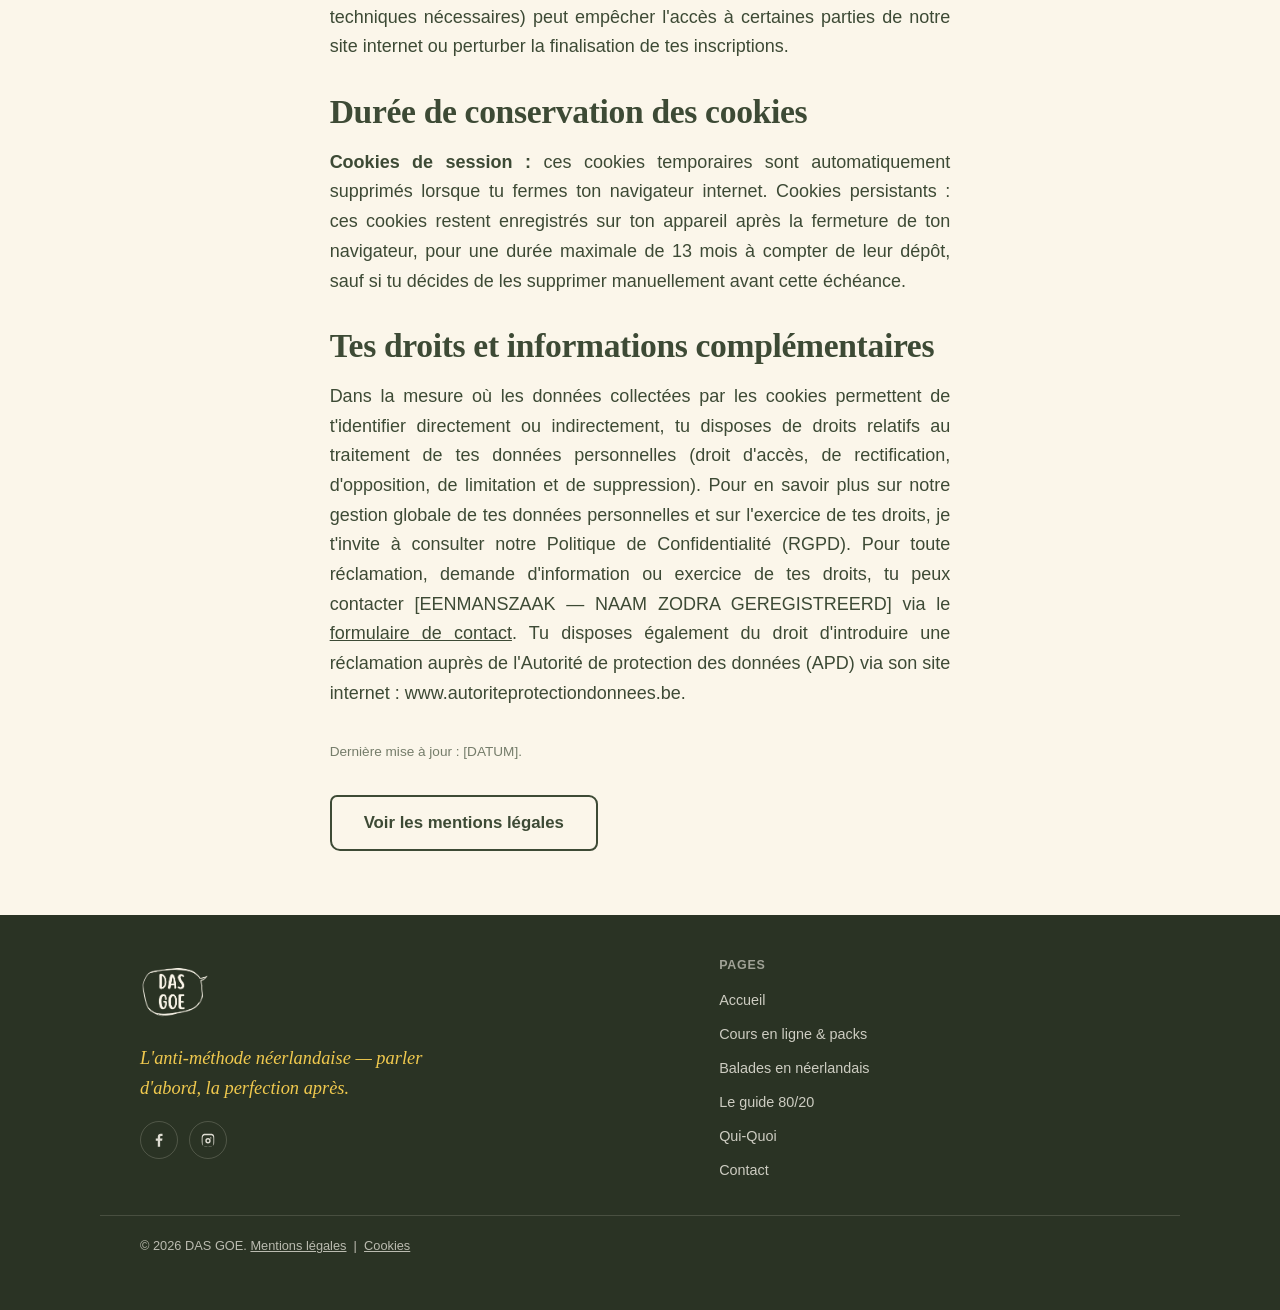
<file: cookies.html>
<!doctype html>
<html lang="fr">
<head>
<meta charset="utf-8">
<meta name="viewport" content="width=device-width, initial-scale=1">
<meta name="format-detection" content="telephone=no, date=no, address=no, email=no">
<title>Cookies — DAS GOE</title>
<meta name="description" content="Quels cookies utilise le site DAS GOE, et comment les gérer.">
<link rel="canonical" href="https://dasgoe.be/cookies.html">
<link rel="stylesheet" href="css/style.css">
</head>
<body>
<a class="skip-link" href="#main">Aller au contenu</a>

<header class="site-header">
  <div class="wrap nav">
    <a href="index.html" class="brand"><img src="images/badges/logo-das-goe-nav.webp" width="120" height="120" alt="" class="brand-logo-img"> <span class="sr-only">DAS GOE</span></a>
    <nav aria-label="Navigation principale">
      <ul class="nav-links">
        <li><a href="cours-en-ligne.html">Cours en ligne</a></li>
        <li><a href="balades.html">Balades</a></li>
        <li><a href="guide.html">Le guide</a></li>
        <li><a href="qui-quoi.html">Qui-Quoi</a></li>
        <li><a href="contact.html">Contact</a></li>
        <li><a href="cours-en-ligne.html#options" class="nav-cta">Je réserve mon 1er cours</a></li>
      </ul>
    </nav>
    <button class="nav-toggle" aria-label="Ouvrir le menu" aria-expanded="false" aria-controls="mobile-panel">
      <span></span><span></span><span></span>
    </button>
  </div>
  <div class="mobile-panel wrap" id="mobile-panel">
    <a href="index.html">Accueil</a>
    <a href="cours-en-ligne.html">Cours en ligne</a>
    <a href="balades.html">Balades</a>
    <a href="guide.html">Le guide</a>
    <a href="qui-quoi.html">Qui-Quoi</a>
    <a href="contact.html">Contact</a>
    <a href="cours-en-ligne.html#options" class="btn btn-primary">Je réserve mon 1er cours</a>
  </div>
</header>

<main id="main">
  <section class="hero" style="padding-block: clamp(2.5rem,4vw,4rem);">
    <div class="wrap hero-inner">
      <div class="badge-row left"><img src="images/badges/badge-cookies-ink.webp" width="520" height="304" alt="Cookies" class="badge"></div>
      <h1>Politique de cookies</h1>
    </div>
  </section>

  <section class="section-paper">
    <div class="wrap" style="max-width:70ch;">

      <p>[EENMANSZAAK — NAAM ZODRA GEREGISTREERD] – Projet « DAS GOE »</p>
      <p>La présente politique en matière de cookies (ci-après la « Politique ») décrit la manière dont [EENMANSZAAK — NAAM ZODRA GEREGISTREERD] utilise les cookies et technologies similaires sur son site internet et ses autres plateformes ou ressources numériques associées au projet « DAS GOE ». Cette Politique est conçue pour t'informer de manière transparente et conformément à la législation belge et européenne, notamment le Règlement Général sur la Protection des Données (RGPD) et la directive ePrivacy.</p>
      <h2 style="margin-top:2rem;">Qu'est-ce qu'un cookie ?</h2>
      <p>Un cookie est un petit fichier texte contenant des données, enregistré sur le disque dur de ton terminal (ordinateur, tablette, smartphone) par le serveur du site internet que tu visites ou par un serveur tiers. Il permet d'identifier ton appareil lors de tes visites et de conserver certaines informations sur ta navigation afin d'améliorer ton expérience utilisateur, de sécuriser notre site ou de mesurer notre audience.</p>
      <h2 style="margin-top:2rem;">Qui est responsable du traitement de tes données ?</h2>
      <p>Le responsable du traitement des données collectées via les cookies est [EENMANSZAAK — NAAM ZODRA GEREGISTREERD], dont le siège social est situé [STRAAT EN NUMMER], [GEMEENTE] (Belgique), inscrite à la Banque-Carrefour des Entreprises (BCE) sous le numéro [NUMÉRO D'ENTREPRISE (BCE/KBO)]. Pour toute question concernant cette Politique, tu peux nous contacter via le <a href="contact.html" style="text-decoration:underline;">formulaire de contact</a>.</p>
      <h2 style="margin-top:2rem;">Quels types de cookies utilisons-nous et pourquoi ?</h2>
      <p>Nous utilisons différentes catégories de cookies pour assurer le bon fonctionnement de notre site internet et de nos ressources numériques.</p>
      <p><strong>Cookies techniques et strictement nécessaires&nbsp;:</strong> Ces cookies sont indispensables à la navigation sur notre site internet et à l'utilisation de ses fonctionnalités de base. Sans ces cookies, le site ne peut pas fonctionner correctement. Ils ne requièrent pas ton consentement préalable, car ils sont strictement nécessaires à la fourniture du service que tu demandes. Base légale : exécution du contrat ou intérêt légitime de [EENMANSZAAK — NAAM ZODRA GEREGISTREERD] à assurer le bon fonctionnement technique du site.</p>
      <p><strong>Cookies fonctionnels&nbsp;:</strong> Ces cookies permettent d'améliorer et de personnaliser les fonctionnalités du site internet en mémorisant tes choix et préférences (par exemple, ton choix de langue ou l'affichage de certains éléments graphiques). Ils sont activés par défaut mais tu peux les désactiver — leur désactivation peut toutefois dégrader ton expérience de navigation.</p>
      <p><strong>Cookies analytiques et de performance&nbsp;:</strong> Ces cookies collectent des informations sur la manière dont les visiteurs utilisent notre site internet (pages les plus visitées, durée de la visite, messages d'erreur rencontrés). Ces données sont agrégées et anonymisées, et nous permettent exclusivement de mesurer l'audience du site et d'optimiser son ergonomie. Leur utilisation est soumise à ton consentement préalable via notre bannière de cookies. Outil utilisé actuellement&nbsp;: Microsoft Clarity.</p>
      <p>Cookies de tiers (réseaux sociaux, outils de paiement et formulaires) : Dans le cadre de nos activités, nous utilisons des ressources et outils externes (modules de paiement sécurisé, systèmes de réservation en ligne, widgets de réseaux sociaux). Ces tiers peuvent déposer des cookies sur ton terminal lors de ta navigation ou lorsque tu utilises leurs services intégrés. Le dépôt de ces cookies tiers est soumis à ton consentement préalable. Je t'invite à consulter les politiques de confidentialité de ces plateformes tierces.</p>
      <h2 style="margin-top:2rem;">Comment gérer et désactiver les cookies ?</h2>
      <p>Lors de ta première visite sur notre site internet, une bannière d'information t'informe de la présence de cookies et te permet de configurer tes préférences. Tu peux à tout moment modifier tes choix, accepter ou refuser tout ou partie des cookies non strictement nécessaires. La plupart des navigateurs internet sont configurés par défaut pour accepter les cookies. Tu peux modifier ces paramètres à tout moment :</p>
      <p><strong>Google Chrome&nbsp;:</strong> Paramètres &gt; Confidentialité et sécurité &gt; Cookies et autres données des sites.</p>
      <p><strong>Mozilla Firefox&nbsp;:</strong> Options &gt; Vie privée et sécurité &gt; Cookies et données de sites.</p>
      <p><strong>Microsoft Edge&nbsp;:</strong> Paramètres &gt; Cookies et autorisations de site &gt; Gérer et supprimer les cookies et les données de site.</p>
      <p><strong>Safari (Mac/iOS)&nbsp;:</strong> Préférences &gt; Confidentialité &gt; Cookies et données de site web.</p>
      <p>Attention&nbsp;: le blocage complet de tous les cookies (y compris les cookies techniques nécessaires) peut empêcher l'accès à certaines parties de notre site internet ou perturber la finalisation de tes inscriptions.</p>
      <h2 style="margin-top:2rem;">Durée de conservation des cookies</h2>
      <p><strong>Cookies de session&nbsp;:</strong> ces cookies temporaires sont automatiquement supprimés lorsque tu fermes ton navigateur internet. Cookies persistants : ces cookies restent enregistrés sur ton appareil après la fermeture de ton navigateur, pour une durée maximale de 13 mois à compter de leur dépôt, sauf si tu décides de les supprimer manuellement avant cette échéance.</p>
      <h2 style="margin-top:2rem;">Tes droits et informations complémentaires</h2>
      <p>Dans la mesure où les données collectées par les cookies permettent de t'identifier directement ou indirectement, tu disposes de droits relatifs au traitement de tes données personnelles (droit d'accès, de rectification, d'opposition, de limitation et de suppression). Pour en savoir plus sur notre gestion globale de tes données personnelles et sur l'exercice de tes droits, je t'invite à consulter notre Politique de Confidentialité (RGPD). Pour toute réclamation, demande d'information ou exercice de tes droits, tu peux contacter [EENMANSZAAK — NAAM ZODRA GEREGISTREERD] via le <a href="contact.html" style="text-decoration:underline;">formulaire de contact</a>. Tu disposes également du droit d'introduire une réclamation auprès de l'Autorité de protection des données (APD) via son site internet : www.autoriteprotectiondonnees.be.</p>

      <p style="margin-top:2rem; font-size:.85rem; opacity:.7;">Dernière mise à jour&nbsp;: [DATUM].</p>

      <div class="btn-row">
        <a href="mentions-legales.html" class="btn btn-ghost">Voir les mentions légales</a>
      </div>
    </div>
  </section>
</main>

<footer class="site-footer">
  <div class="wrap footer-grid">
    <div>
      <div class="footer-logo-row"><img src="images/badges/logo-das-goe-paper.webp" alt="" width="700" height="700" loading="lazy"><p class="brand-line sr-only">DAS GOE</p></div>
      <p class="footer-tagline">L'anti-méthode néerlandaise — parler d'abord, la perfection après.</p>
      <ul class="social-links">
        <li><a href="#" aria-label="DAS GOE sur Facebook"><svg viewBox="0 0 24 24" aria-hidden="true"><path d="M13.5 21v-8h2.7l.4-3.1h-3.1V8c0-.9.25-1.5 1.55-1.5H16.7V3.7C16.4 3.65 15.4 3.6 14.3 3.6c-2.3 0-3.9 1.4-3.9 4V10H7.7v3.1h2.7v8h3.1Z"/></svg></a></li>
        <li><a href="#" aria-label="DAS GOE sur Instagram"><svg viewBox="0 0 24 24" aria-hidden="true"><path d="M12 3.6c2.5 0 2.8 0 3.8.05 1 .05 1.6.2 2 .35.5.2.9.4 1.3.8.4.4.6.8.8 1.3.15.4.3 1 .35 2 .05 1 .05 1.3.05 3.8s0 2.8-.05 3.8c-.05 1-.2 1.6-.35 2-.2.5-.4.9-.8 1.3-.4.4-.8.6-1.3.8-.4.15-1 .3-2 .35-1 .05-1.3.05-3.8.05s-2.8 0-3.8-.05c-1-.05-1.6-.2-2-.35a3.6 3.6 0 0 1-1.3-.8 3.6 3.6 0 0 1-.8-1.3c-.15-.4-.3-1-.35-2C3.6 14.8 3.6 14.5 3.6 12s0-2.8.05-3.8c.05-1 .2-1.6.35-2 .2-.5.4-.9.8-1.3.4-.4.8-.6 1.3-.8.4-.15 1-.3 2-.35C9.2 3.6 9.5 3.6 12 3.6Zm0 2.16c-2.45 0-2.73 0-3.7.05-.83.04-1.28.17-1.58.29-.4.15-.68.34-.98.64-.3.3-.49.58-.64.98-.12.3-.25.75-.29 1.58-.05.97-.05 1.25-.05 3.7s0 2.73.05 3.7c.04.83.17 1.28.29 1.58.15.4.34.68.64.98.3.3.58.49.98.64.3.12.75.25 1.58.29.97.05 1.25.05 3.7.05s2.73 0 3.7-.05c.83-.04 1.28-.17 1.58-.29.4-.15.68-.34.98-.64.3-.3.49-.58.64-.98.12-.3.25-.75.29-1.58.05-.97.05-1.25.05-3.7s0-2.73-.05-3.7c-.04-.83-.17-1.28-.29-1.58a2.6 2.6 0 0 0-.64-.98 2.6 2.6 0 0 0-.98-.64c-.3-.12-.75-.25-1.58-.29-.97-.05-1.25-.05-3.7-.05Zm0 3.68a3.56 3.56 0 1 1 0 7.12 3.56 3.56 0 0 1 0-7.12Zm0 1.87a1.69 1.69 0 1 0 0 3.38 1.69 1.69 0 0 0 0-3.38Zm4.53-2.06a.83.83 0 1 1-1.66 0 .83.83 0 0 1 1.66 0Z"/></svg></a></li>
      </ul>
    </div>
    <nav aria-label="Plan du site">
      <p class="footer-nav-heading">Pages</p>
      <ul>
        <li><a href="index.html">Accueil</a></li>
        <li><a href="cours-en-ligne.html">Cours en ligne &amp; packs</a></li>
        <li><a href="balades.html">Balades en néerlandais</a></li>
        <li><a href="guide.html">Le guide 80/20</a></li>
        <li><a href="qui-quoi.html">Qui-Quoi</a></li>
        <li><a href="contact.html">Contact</a></li>
      </ul>
    </nav>
  </div>
  <div class="wrap legal">
    <p>© 2026 DAS GOE. <a href="mentions-legales.html">Mentions légales</a> &nbsp;|&nbsp; <a href="cookies.html">Cookies</a></p>
  </div>
</footer>

<div class="cookie-banner" role="dialog" aria-label="Consentement cookies">
  <div class="cookie-banner-inner">
    <p>Ce site utilise un cookie de mesure d'audience (Microsoft Clarity) pour comprendre comment tu navigues. Aucune donnée publicitaire, aucune revente. Voir la <a href="cookies.html">politique de cookies</a>.</p>
    <div class="cookie-banner-actions">
      <button type="button" class="btn btn-ghost cookie-refuse" style="color:var(--paper-soft);">Refuser</button>
      <button type="button" class="btn btn-primary cookie-accept">Accepter</button>
    </div>
  </div>
</div>

<script src="js/main.js"></script>
</body>
</html>
</file>
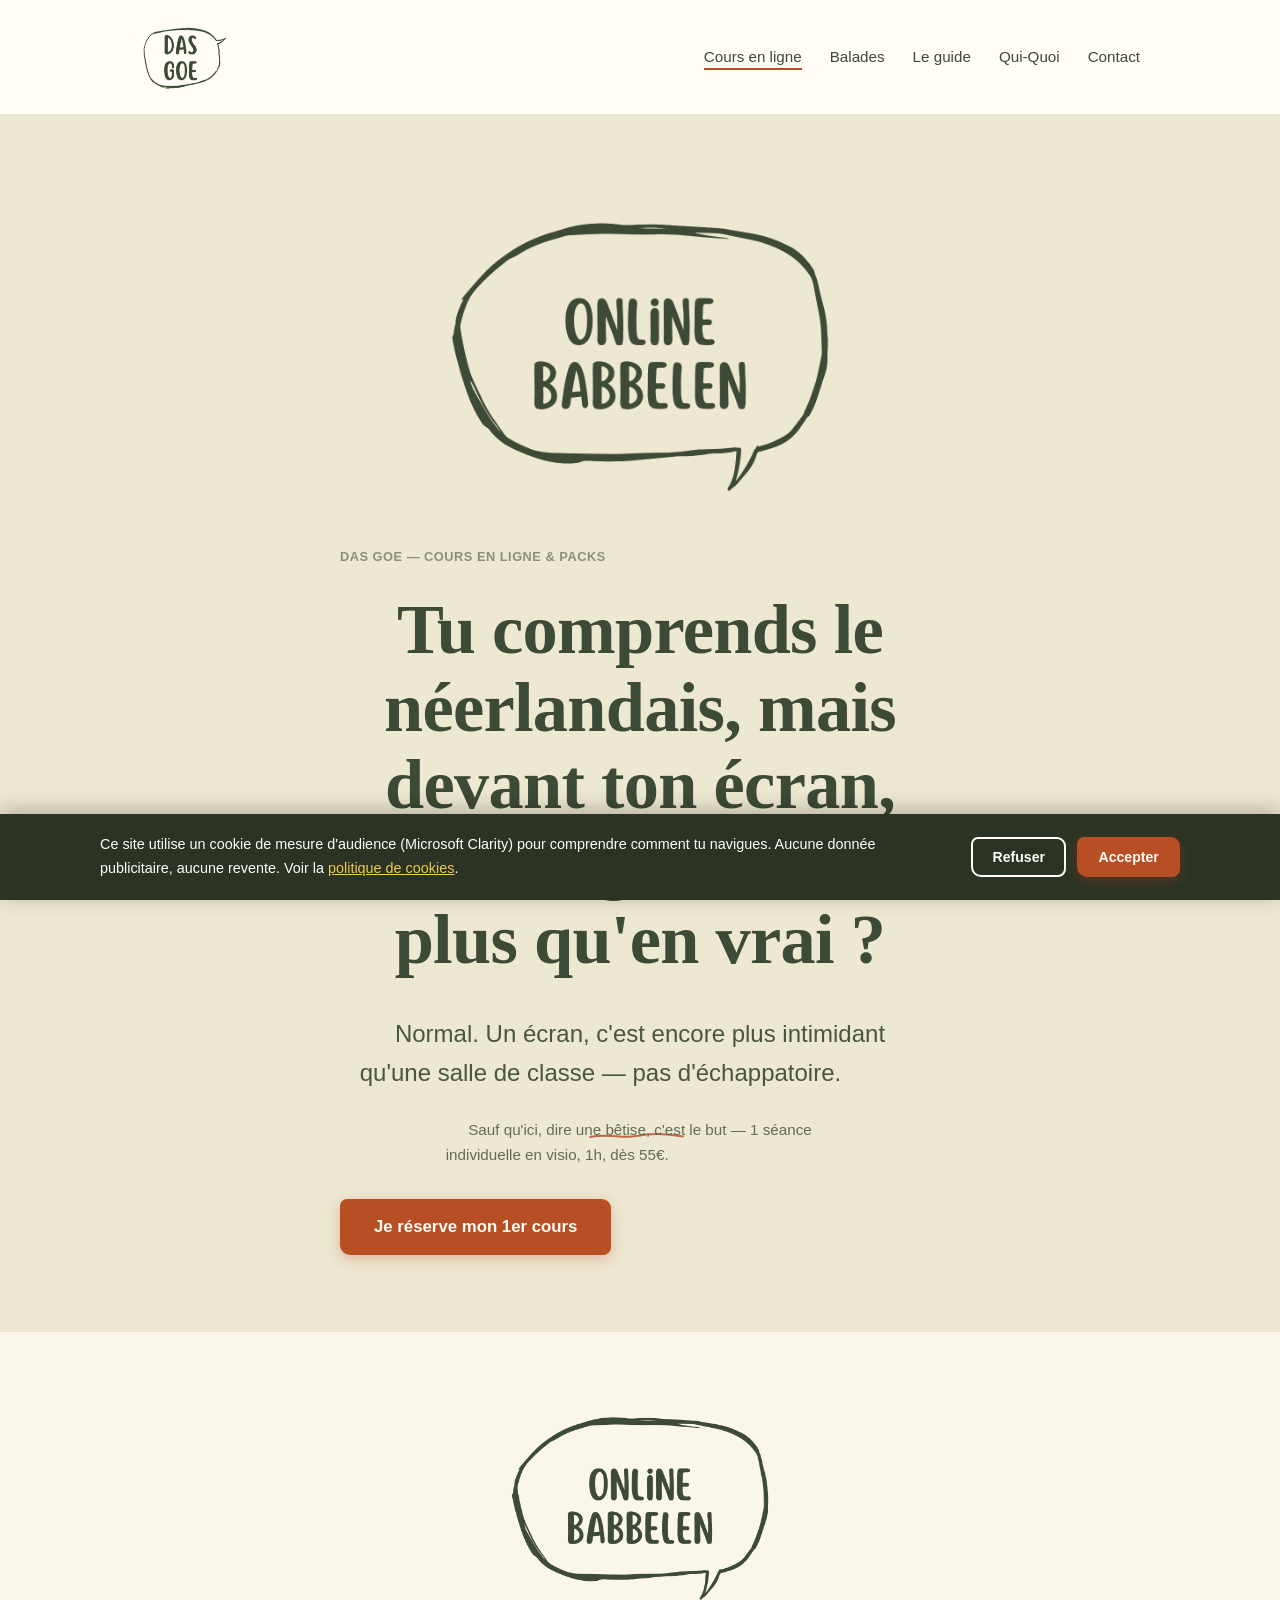
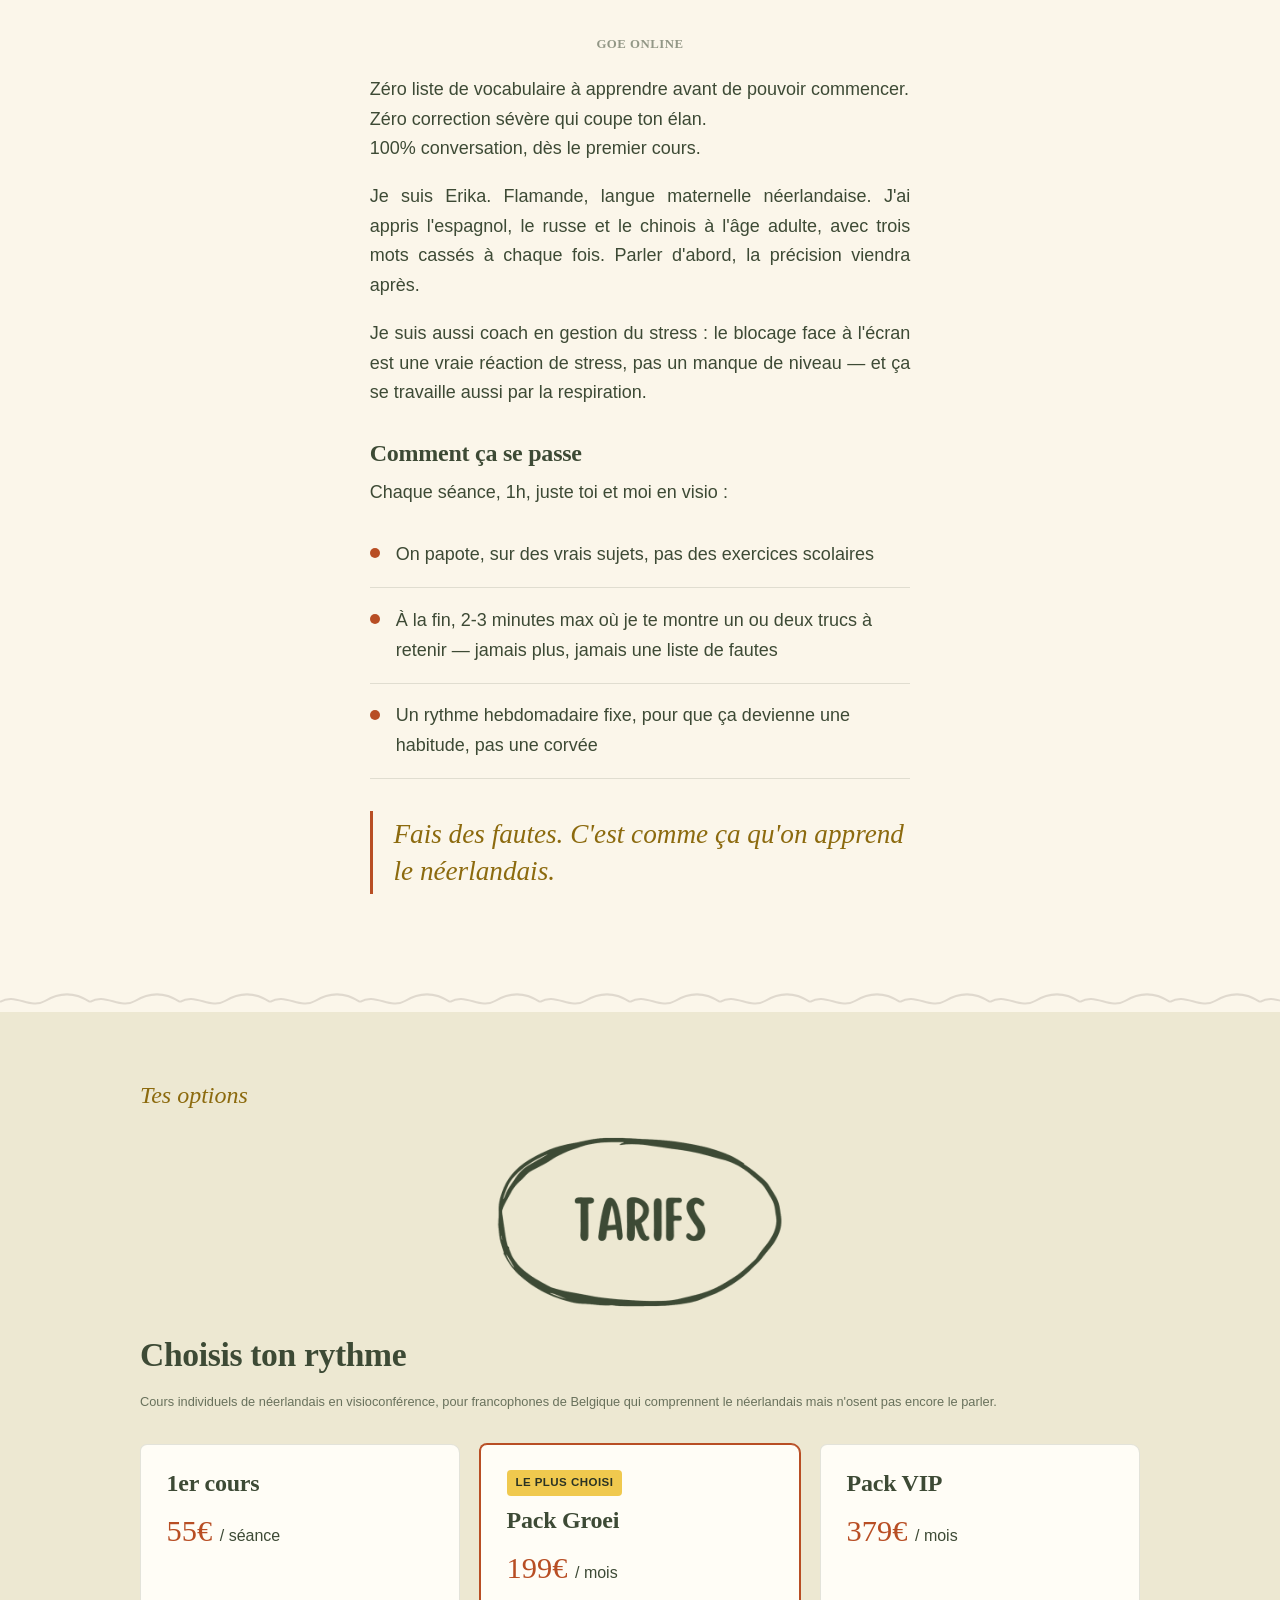
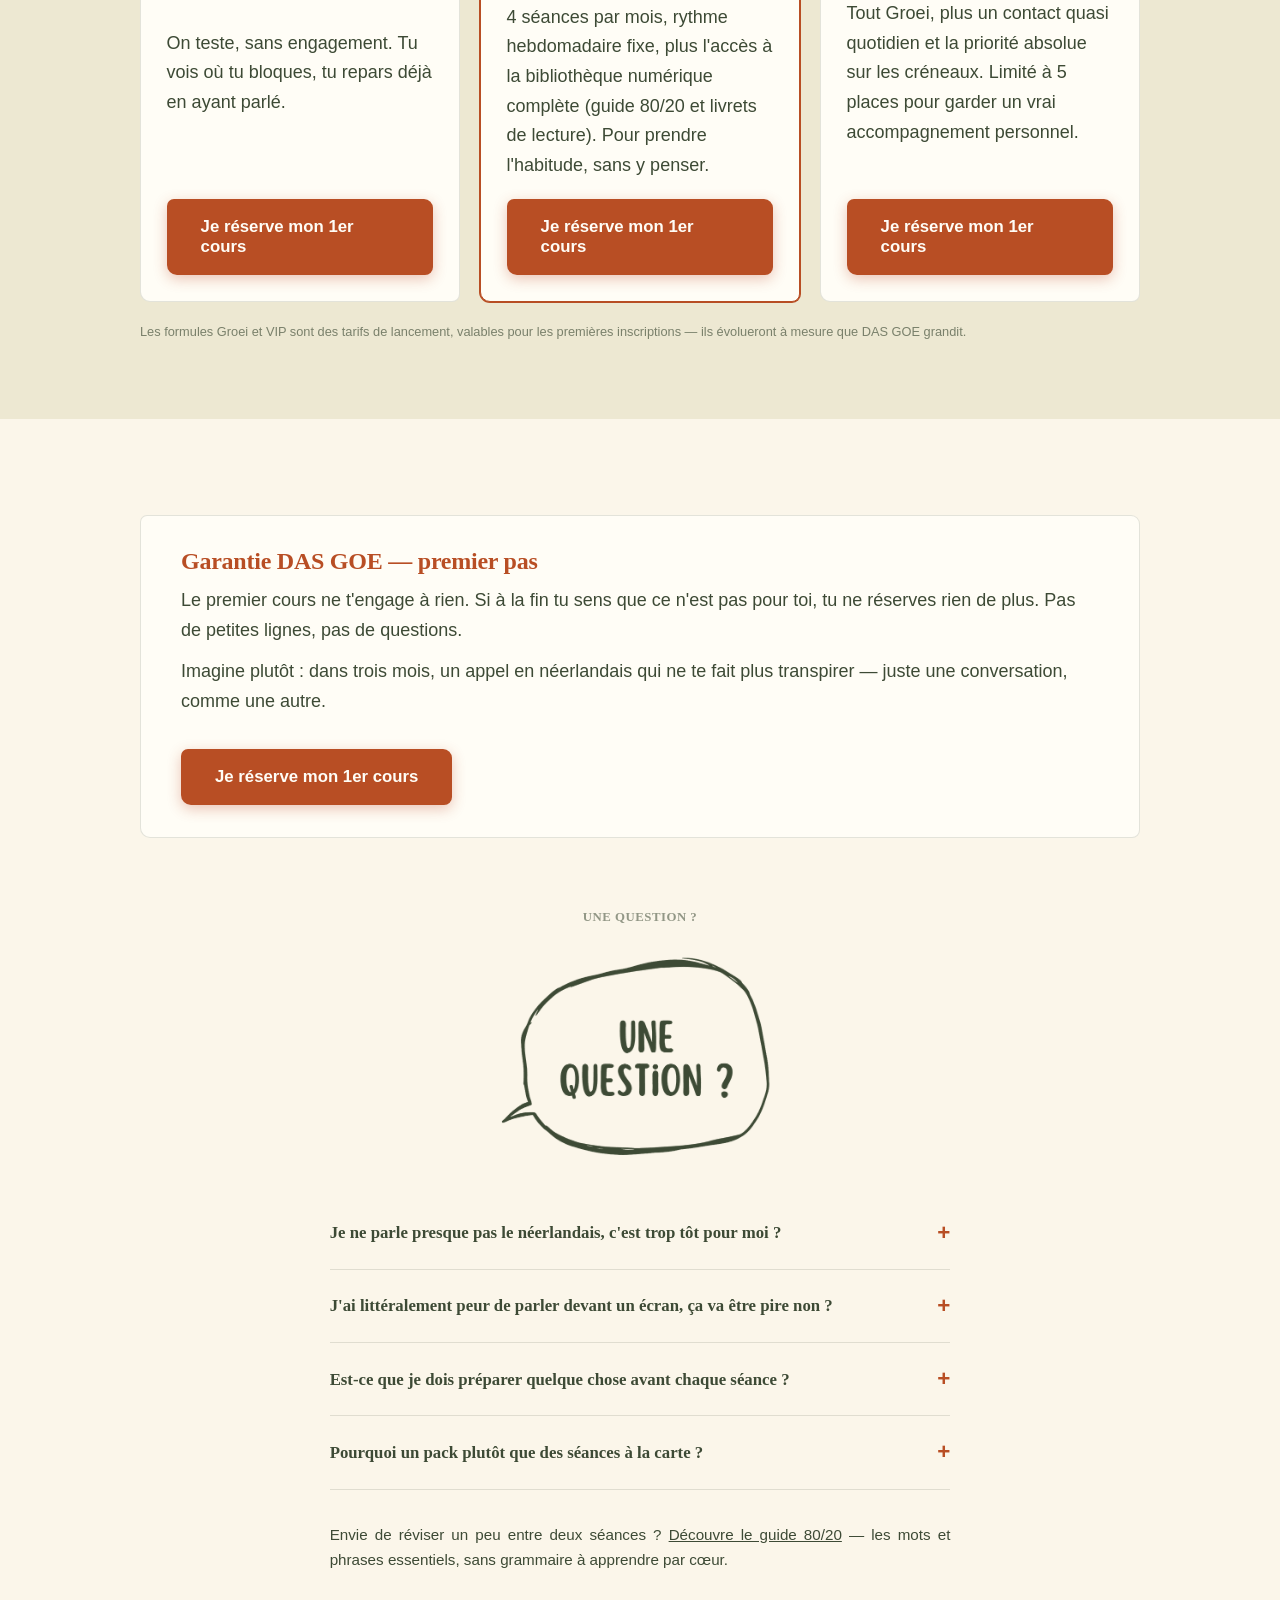
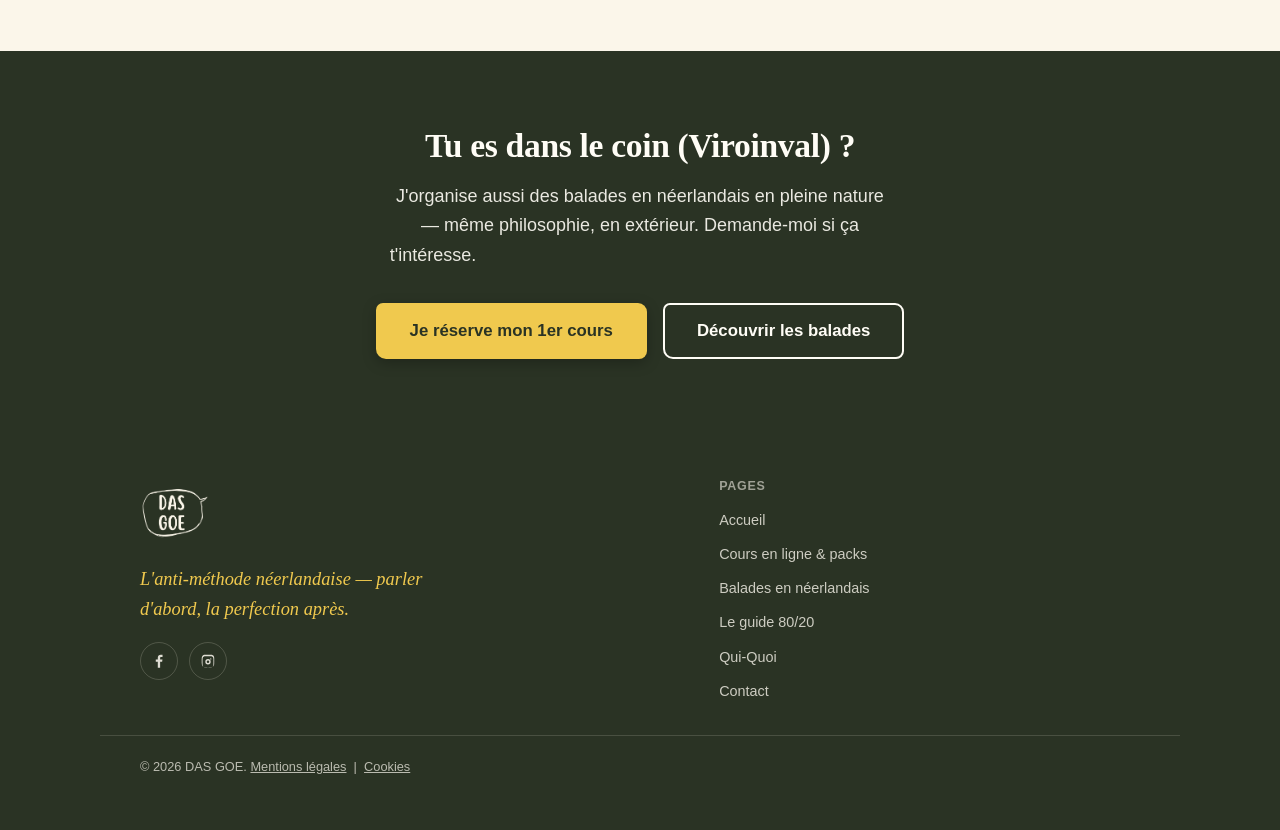
<file: cours-en-ligne.html>
<!doctype html>
<html lang="fr">
<head>
<meta charset="utf-8">
<meta name="viewport" content="width=device-width, initial-scale=1">
<meta name="format-detection" content="telephone=no, date=no, address=no, email=no">
<title>Cours de néerlandais en ligne — DAS GOE</title>
<meta name="description" content="Cours particuliers de néerlandais en visio, dès 55€/h. Formules Groei et VIP pour progresser à ton rythme. Conversation dès le premier cours, garantie premier pas.">
<link rel="canonical" href="https://dasgoe.be/cours-en-ligne.html">
<meta property="og:title" content="Cours en ligne & packs — DAS GOE">
<meta property="og:description" content="Zéro liste de vocabulaire, 100% conversation dès le premier cours. Cours particuliers de néerlandais en visio.">
<meta property="og:type" content="website">
<meta property="og:url" content="https://dasgoe.be/cours-en-ligne.html">
<link rel="stylesheet" href="css/style.css">
<script type="application/ld+json">
{
  "@context": "https://schema.org",
  "@type": "Service",
  "serviceType": "Cours particulier de néerlandais en visio",
  "name": "Cours de néerlandais en ligne",
  "provider": { "@type": "ProfessionalService", "name": "DAS GOE", "url": "https://dasgoe.be/" },
  "areaServed": "Belgique",
  "description": "Cours individuels de néerlandais en visioconférence, axés sur la conversation dès la première séance, sans liste de vocabulaire à préparer.",
  "offers": [
    { "@type": "Offer", "name": "1er cours", "price": "55", "priceCurrency": "EUR" },
    { "@type": "Offer", "name": "Pack Groei (mensuel, 4 séances)", "price": "199", "priceCurrency": "EUR" },
    { "@type": "Offer", "name": "Pack VIP (mensuel, max 5 places)", "price": "379", "priceCurrency": "EUR" }
  ]
}
</script>
<script type="application/ld+json">
{
  "@context": "https://schema.org",
  "@type": "FAQPage",
  "mainEntity": [
    {
      "@type": "Question",
      "name": "Je ne parle presque pas le néerlandais, c'est trop tôt pour moi ?",
      "acceptedAnswer": { "@type": "Answer", "text": "Non. Trop tôt n'existe pas ici. Si tu comprends deux-trois mots, on part de là." }
    },
    {
      "@type": "Question",
      "name": "J'ai littéralement peur de parler devant un écran, ça va être pire non ?",
      "acceptedAnswer": { "@type": "Answer", "text": "C'est exactement pour ça que le premier cours ne t'engage à rien. Tu testes le format, sans pression, et si l'écran te bloque plus qu'en vrai, on en parle, je m'adapte." }
    },
    {
      "@type": "Question",
      "name": "Est-ce que je dois préparer quelque chose avant chaque séance ?",
      "acceptedAnswer": { "@type": "Answer", "text": "Non. Zéro devoir, zéro liste à réviser avant de venir. Tu arrives comme tu es." }
    },
    {
      "@type": "Question",
      "name": "Pourquoi un pack plutôt que des séances à la carte ?",
      "acceptedAnswer": { "@type": "Answer", "text": "Un rythme fixe protège ton créneau et crée une vraie habitude, c'est ce qui fait la différence entre 'j'ai essayé une fois' et 'je progresse'." }
    }
  ]
}
</script>
</head>
<body>
<a class="skip-link" href="#main">Aller au contenu</a>

<header class="site-header">
  <div class="wrap nav">
    <a href="index.html" class="brand"><img src="images/badges/logo-das-goe-nav.webp" width="120" height="120" alt="" class="brand-logo-img"> <span class="sr-only">DAS GOE</span></a>
    <nav aria-label="Navigation principale">
      <ul class="nav-links">
        <li><a href="cours-en-ligne.html" aria-current="page">Cours en ligne</a></li>
        <li><a href="balades.html">Balades</a></li>
        <li><a href="guide.html">Le guide</a></li>
        <li><a href="qui-quoi.html">Qui-Quoi</a></li>
        <li><a href="contact.html">Contact</a></li>
        
      </ul>
    </nav>
    <button class="nav-toggle" aria-label="Ouvrir le menu" aria-expanded="false" aria-controls="mobile-panel">
      <span></span><span></span><span></span>
    </button>
  </div>
  <div class="mobile-panel wrap" id="mobile-panel">
    <a href="index.html">Accueil</a>
    <a href="cours-en-ligne.html">Cours en ligne</a>
    <a href="balades.html">Balades</a>
    <a href="guide.html">Le guide</a>
    <a href="qui-quoi.html">Qui-Quoi</a>
    <a href="contact.html">Contact</a>
    
  </div>
</header>

<main id="main">

  <section class="hero">
    <div class="wrap hero-inner">
      <div class="badge-row left"><img src="images/badges/badge-online-babbelen-ink.webp" width="700" height="525" alt="Online babbelen" class="badge badge-sm"></div>
      <p class="caption-visible">DAS GOE — Cours en ligne &amp; packs</p>
      <h1>Tu comprends le néerlandais, mais devant ton écran, <span class="scribble">tu te fige</span> encore plus qu'en vrai&nbsp;?</h1>
      <p class="lede">Normal. Un écran, c'est encore plus intimidant qu'une salle de classe — pas d'échappatoire.</p>
      <p class="fine">Sauf qu'ici, <span class="scribble">dire une bêtise, c'est le but</span> — 1 séance individuelle en visio, 1h, dès 55€.</p>
      <div class="btn-row">
        <a href="#options" class="btn btn-primary">Je réserve mon 1er cours</a>
      </div>
    </div>
  </section>

  <section class="section-paper">
    <div class="wrap lead-block">
      <div class="badge-row left"><img src="images/badges/badge-online-babbelen-ink.webp" width="700" height="525" alt="Online babbelen" class="badge badge-sm"></div>
      <h2 class="caption-visible">Goe online</h2>
      <p>Zéro liste de vocabulaire à apprendre avant de pouvoir commencer.<br>
      Zéro correction sévère qui coupe ton élan.<br>
      100% conversation, dès le premier cours.</p>
      <p>Je suis Erika. Flamande, langue maternelle néerlandaise. J'ai appris l'espagnol, le russe et le chinois à l'âge adulte, avec trois mots cassés à chaque fois. Parler d'abord, la précision viendra après.</p>
      <p>Je suis aussi coach en gestion du stress&nbsp;: le blocage face à l'écran est une vraie réaction de stress, pas un manque de niveau — et ça se travaille aussi par la respiration.</p>

      <h3 style="margin-top:2rem;">Comment ça se passe</h3>
      <p>Chaque séance, 1h, juste toi et moi en visio&nbsp;:</p>
      <ul class="pillars">
        <li>On papote, sur des vrais sujets, pas des exercices scolaires</li>
        <li>À la fin, 2-3 minutes max où je te montre un ou deux trucs à retenir — jamais plus, jamais une liste de fautes</li>
        <li>Un rythme hebdomadaire fixe, pour que ça devienne une habitude, pas une corvée</li>
      </ul>
      <p class="pull-quote">Fais des fautes. C'est comme ça qu'on apprend le néerlandais.</p>
    </div>
  </section>

  <div class="divider" role="presentation"></div>

  <section class="section-dark" id="options">
    <div class="wrap">
      <p class="eyebrow">Tes options</p>
      <img src="images/badges/badge-tarifs-ink.webp" width="520" height="333" alt="Tarifs" loading="lazy" class="badge badge-sm" style="margin-bottom:1.2rem;">
      <h2>Choisis ton rythme</h2>
      <p style="font-size:.8rem; opacity:.75;">Cours individuels de néerlandais en visioconférence, pour francophones de Belgique qui comprennent le néerlandais mais n'osent pas encore le parler.</p>
      <div class="offer-grid">
        <div class="offer-card">
          <h3>1er cours</h3>
          <p class="price">55€ <span style="font-size:1rem; color:var(--ink); font-family:var(--font-body);">/ séance</span></p>
          <p>On teste, sans engagement. Tu vois où tu bloques, tu repars déjà en ayant parlé.</p>
          <a href="contact.html" class="btn btn-primary">Je réserve mon 1er cours</a>
        </div>
        <div class="offer-card featured">
          <span class="offer-tag">Le plus choisi</span>
          <h3>Pack Groei</h3>
          <p class="price">199€ <span style="font-size:1rem; color:var(--ink); font-family:var(--font-body);">/ mois</span></p>
          <p>4 séances par mois, rythme hebdomadaire fixe, plus l'accès à la bibliothèque numérique complète (guide 80/20 et livrets de lecture). Pour prendre l'habitude, sans y penser.</p>
          <a href="contact.html" class="btn btn-primary">Je réserve mon 1er cours</a>
        </div>
        <div class="offer-card">
          <h3>Pack VIP</h3>
          <p class="price">379€ <span style="font-size:1rem; color:var(--ink); font-family:var(--font-body);">/ mois</span></p>
          <p>Tout Groei, plus un contact quasi quotidien et la priorité absolue sur les créneaux. Limité à 5 places pour garder un vrai accompagnement personnel.</p>
          <a href="contact.html" class="btn btn-primary">Je réserve mon 1er cours</a>
        </div>
      </div>
      <p style="font-size:.8rem; opacity:.65; margin-top:1.2rem;">Les formules Groei et VIP sont des tarifs de lancement, valables pour les premières inscriptions — ils évolueront à mesure que DAS GOE grandit.</p>
    </div>
  </section>

  <section class="section-paper">
    <div class="wrap">
      <div class="guarantee">
        <h3>Garantie DAS GOE — premier pas</h3>
        <p style="margin:0;">Le premier cours ne t'engage à rien. Si à la fin tu sens que ce n'est pas pour toi, tu ne réserves rien de plus. Pas de petites lignes, pas de questions.</p>
        <p style="margin-top:.75rem;">Imagine plutôt&nbsp;: dans trois mois, un appel en néerlandais qui ne te fait plus transpirer — juste une conversation, comme une autre.</p>
        <div class="btn-row">
          <a href="contact.html" class="btn btn-primary">Je réserve mon 1er cours</a>
        </div>
      </div>
    </div>
  </section>

  <section class="section-paper" style="padding-top:0;">
    <div class="wrap" style="max-width:70ch;">
      <h2 class="caption-visible">Une question&nbsp;?</h2>
      <img src="images/badges/badge-une-question-ink.webp" width="520" height="390" alt="Une question ?" loading="lazy" class="badge badge-sm" style="margin-bottom:1rem;">
      <div class="faq-list">
        <details class="faq-item">
          <summary>Je ne parle presque pas le néerlandais, c'est trop tôt pour moi&nbsp;?</summary>
          <p>Non. « Trop tôt » n'existe pas ici. Si tu comprends deux-trois mots, on part de là.</p>
        </details>
        <details class="faq-item">
          <summary>J'ai littéralement peur de parler devant un écran, ça va être pire non&nbsp;?</summary>
          <p>C'est exactement pour ça que le premier cours ne t'engage à rien. Tu testes le format, sans pression, et si l'écran te bloque plus qu'en vrai, on en parle — je m'adapte.</p>
        </details>
        <details class="faq-item">
          <summary>Est-ce que je dois préparer quelque chose avant chaque séance&nbsp;?</summary>
          <p>Non. Zéro devoir, zéro liste à réviser avant de venir. Tu arrives comme tu es.</p>
        </details>
        <details class="faq-item">
          <summary>Pourquoi un pack plutôt que des séances à la carte&nbsp;?</summary>
          <p>Un rythme fixe protège ton créneau et crée une vraie habitude — c'est ce qui fait la différence entre « j'ai essayé une fois » et « je progresse ».</p>
        </details>
      </div>

      <p style="margin-top:2rem; font-size:.95rem;">Envie de réviser un peu entre deux séances&nbsp;? <a href="guide.html" style="text-decoration:underline;">Découvre le guide 80/20</a> — les mots et phrases essentiels, sans grammaire à apprendre par cœur.</p>
    </div>
  </section>

  <section class="final-cta">
    <div class="wrap">
      <h2>Tu es dans le coin (Viroinval)&nbsp;?</h2>
      <p>J'organise aussi des balades en néerlandais en pleine nature — même philosophie, en extérieur. Demande-moi si ça t'intéresse.</p>
      <div class="btn-row">
        <a href="#options" class="btn btn-on-dark">Je réserve mon 1er cours</a>
        <a href="balades.html" class="btn btn-ghost" style="color:var(--paper-soft);">Découvrir les balades</a>
      </div>
    </div>
  </section>

</main>

<footer class="site-footer">
  <div class="wrap footer-grid">
    <div>
      <div class="footer-logo-row"><img src="images/badges/logo-das-goe-paper.webp" alt="" width="700" height="700" loading="lazy"><p class="brand-line sr-only">DAS GOE</p></div>
      <p class="footer-tagline">L'anti-méthode néerlandaise — parler d'abord, la perfection après.</p>
      <ul class="social-links">
        <li><a href="#" aria-label="DAS GOE sur Facebook"><svg viewBox="0 0 24 24" aria-hidden="true"><path d="M13.5 21v-8h2.7l.4-3.1h-3.1V8c0-.9.25-1.5 1.55-1.5H16.7V3.7C16.4 3.65 15.4 3.6 14.3 3.6c-2.3 0-3.9 1.4-3.9 4V10H7.7v3.1h2.7v8h3.1Z"/></svg></a></li>
        <li><a href="#" aria-label="DAS GOE sur Instagram"><svg viewBox="0 0 24 24" aria-hidden="true"><path d="M12 3.6c2.5 0 2.8 0 3.8.05 1 .05 1.6.2 2 .35.5.2.9.4 1.3.8.4.4.6.8.8 1.3.15.4.3 1 .35 2 .05 1 .05 1.3.05 3.8s0 2.8-.05 3.8c-.05 1-.2 1.6-.35 2-.2.5-.4.9-.8 1.3-.4.4-.8.6-1.3.8-.4.15-1 .3-2 .35-1 .05-1.3.05-3.8.05s-2.8 0-3.8-.05c-1-.05-1.6-.2-2-.35a3.6 3.6 0 0 1-1.3-.8 3.6 3.6 0 0 1-.8-1.3c-.15-.4-.3-1-.35-2C3.6 14.8 3.6 14.5 3.6 12s0-2.8.05-3.8c.05-1 .2-1.6.35-2 .2-.5.4-.9.8-1.3.4-.4.8-.6 1.3-.8.4-.15 1-.3 2-.35C9.2 3.6 9.5 3.6 12 3.6Zm0 2.16c-2.45 0-2.73 0-3.7.05-.83.04-1.28.17-1.58.29-.4.15-.68.34-.98.64-.3.3-.49.58-.64.98-.12.3-.25.75-.29 1.58-.05.97-.05 1.25-.05 3.7s0 2.73.05 3.7c.04.83.17 1.28.29 1.58.15.4.34.68.64.98.3.3.58.49.98.64.3.12.75.25 1.58.29.97.05 1.25.05 3.7.05s2.73 0 3.7-.05c.83-.04 1.28-.17 1.58-.29.4-.15.68-.34.98-.64.3-.3.49-.58.64-.98.12-.3.25-.75.29-1.58.05-.97.05-1.25.05-3.7s0-2.73-.05-3.7c-.04-.83-.17-1.28-.29-1.58a2.6 2.6 0 0 0-.64-.98 2.6 2.6 0 0 0-.98-.64c-.3-.12-.75-.25-1.58-.29-.97-.05-1.25-.05-3.7-.05Zm0 3.68a3.56 3.56 0 1 1 0 7.12 3.56 3.56 0 0 1 0-7.12Zm0 1.87a1.69 1.69 0 1 0 0 3.38 1.69 1.69 0 0 0 0-3.38Zm4.53-2.06a.83.83 0 1 1-1.66 0 .83.83 0 0 1 1.66 0Z"/></svg></a></li>
      </ul>
    </div>
    <nav aria-label="Plan du site">
      <p class="footer-nav-heading">Pages</p>
      <ul>
        <li><a href="index.html">Accueil</a></li>
        <li><a href="cours-en-ligne.html">Cours en ligne &amp; packs</a></li>
        <li><a href="balades.html">Balades en néerlandais</a></li>
        <li><a href="guide.html">Le guide 80/20</a></li>
        <li><a href="qui-quoi.html">Qui-Quoi</a></li>
        <li><a href="contact.html">Contact</a></li>
      </ul>
    </nav>
  </div>
  <div class="wrap legal">
    <p>© 2026 DAS GOE. <a href="mentions-legales.html">Mentions légales</a> &nbsp;|&nbsp; <a href="cookies.html">Cookies</a></p>
  </div>
</footer>

<div class="cookie-banner" role="dialog" aria-label="Consentement cookies">
  <div class="cookie-banner-inner">
    <p>Ce site utilise un cookie de mesure d'audience (Microsoft Clarity) pour comprendre comment tu navigues. Aucune donnée publicitaire, aucune revente. Voir la <a href="cookies.html">politique de cookies</a>.</p>
    <div class="cookie-banner-actions">
      <button type="button" class="btn btn-ghost cookie-refuse" style="color:var(--paper-soft);">Refuser</button>
      <button type="button" class="btn btn-primary cookie-accept">Accepter</button>
    </div>
  </div>
</div>

<script src="js/main.js"></script>
</body>
</html>
</file>
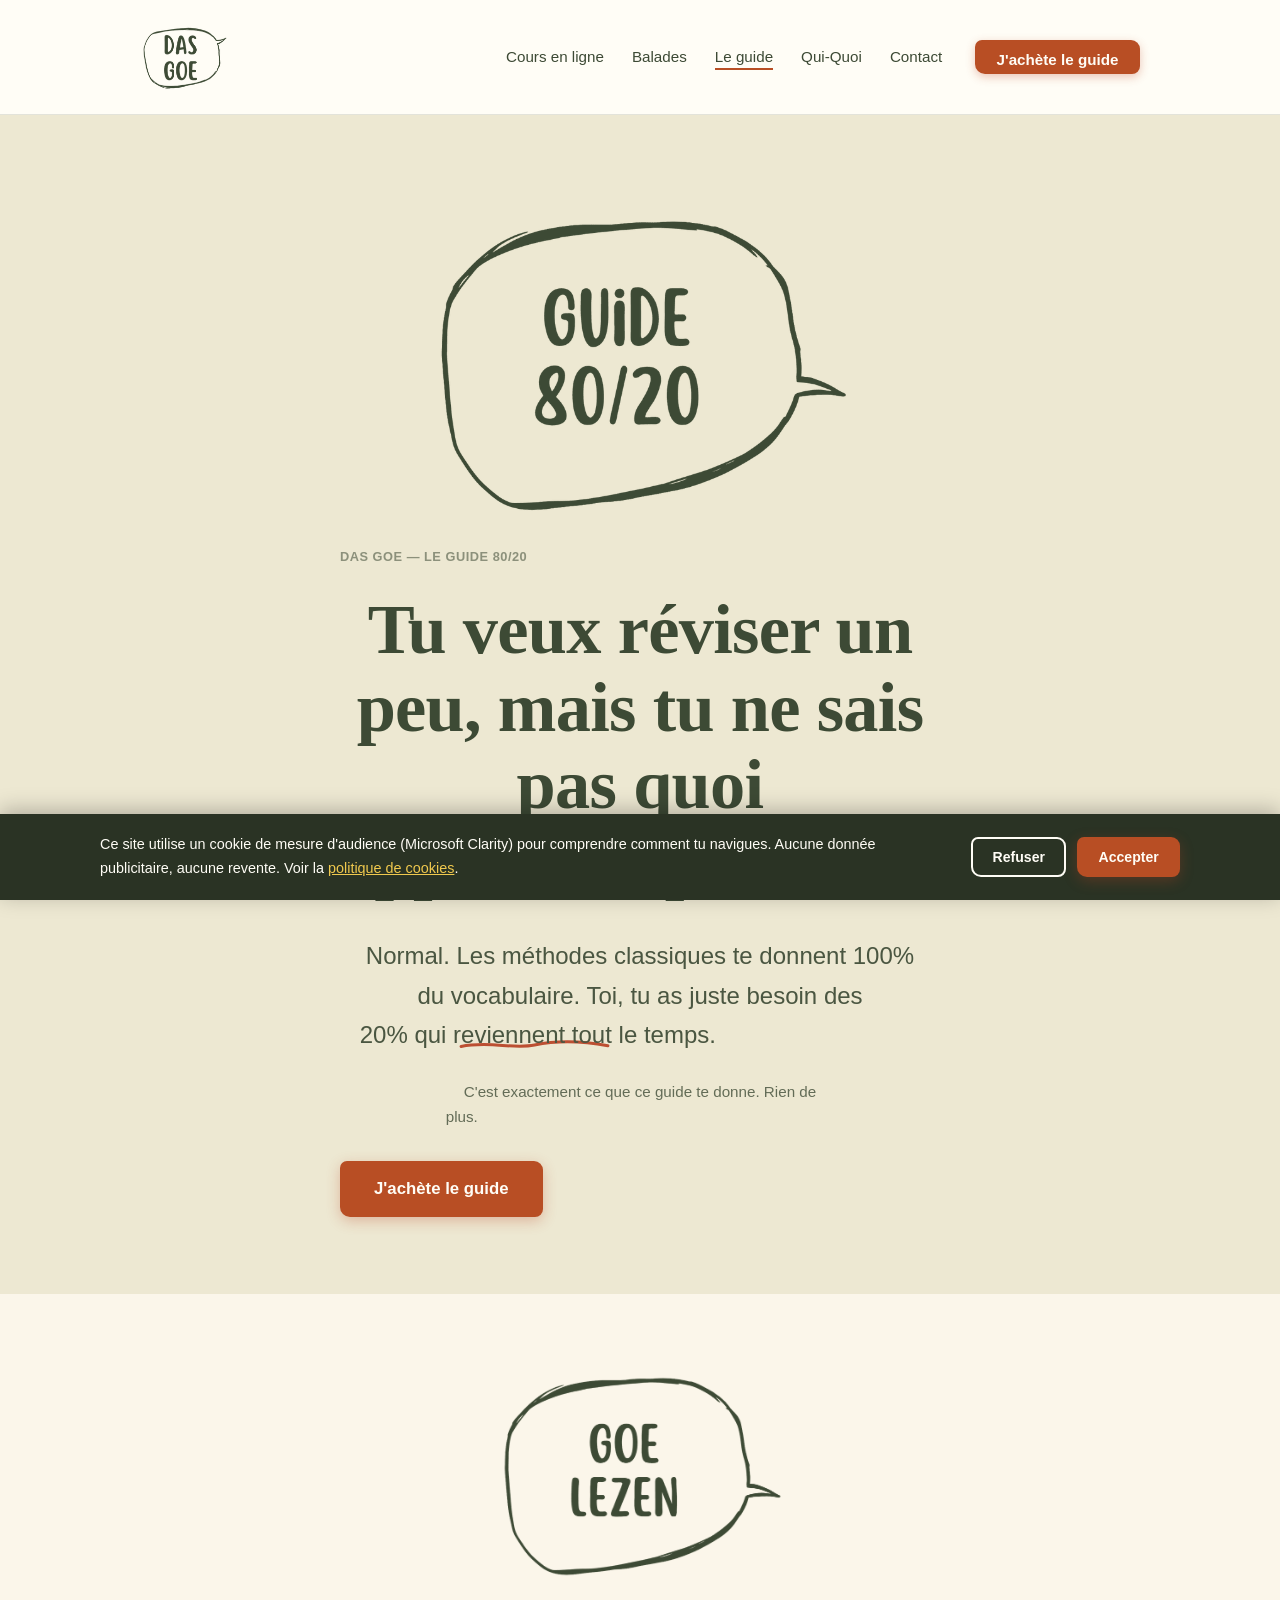
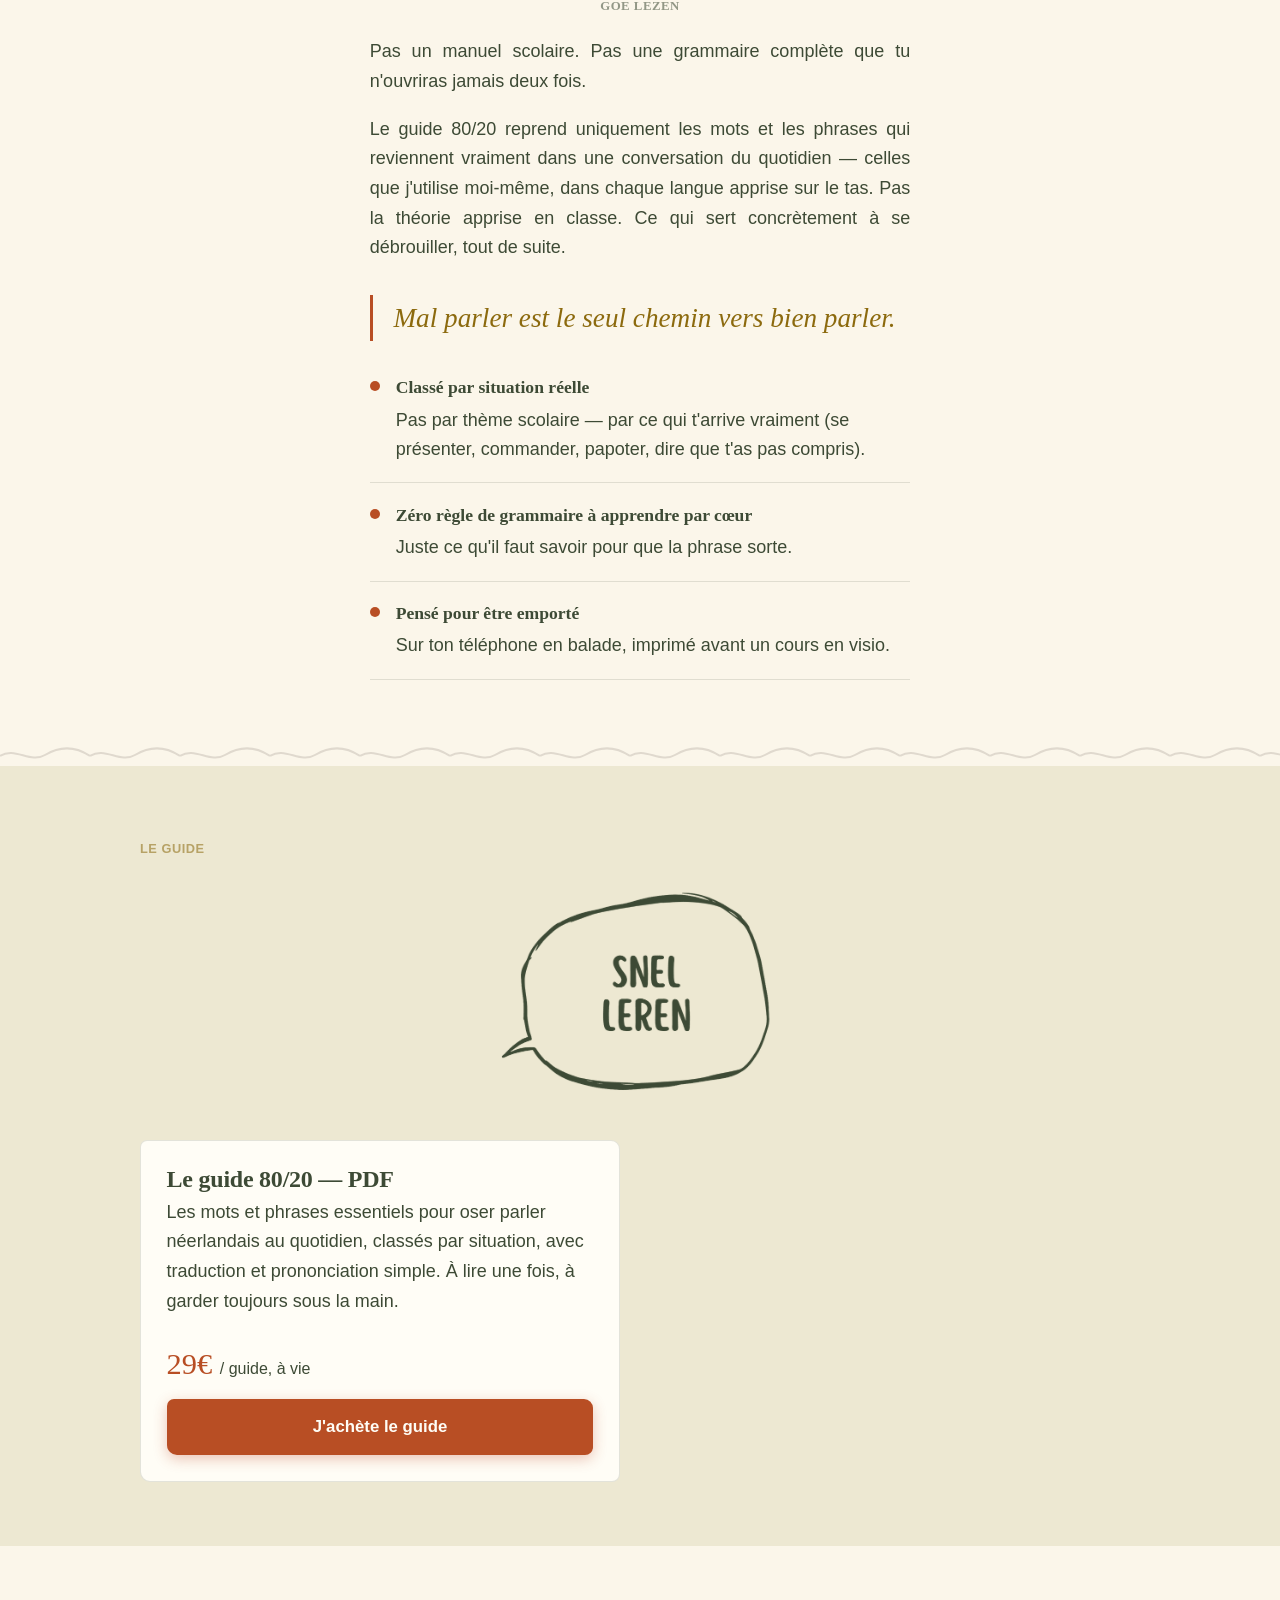
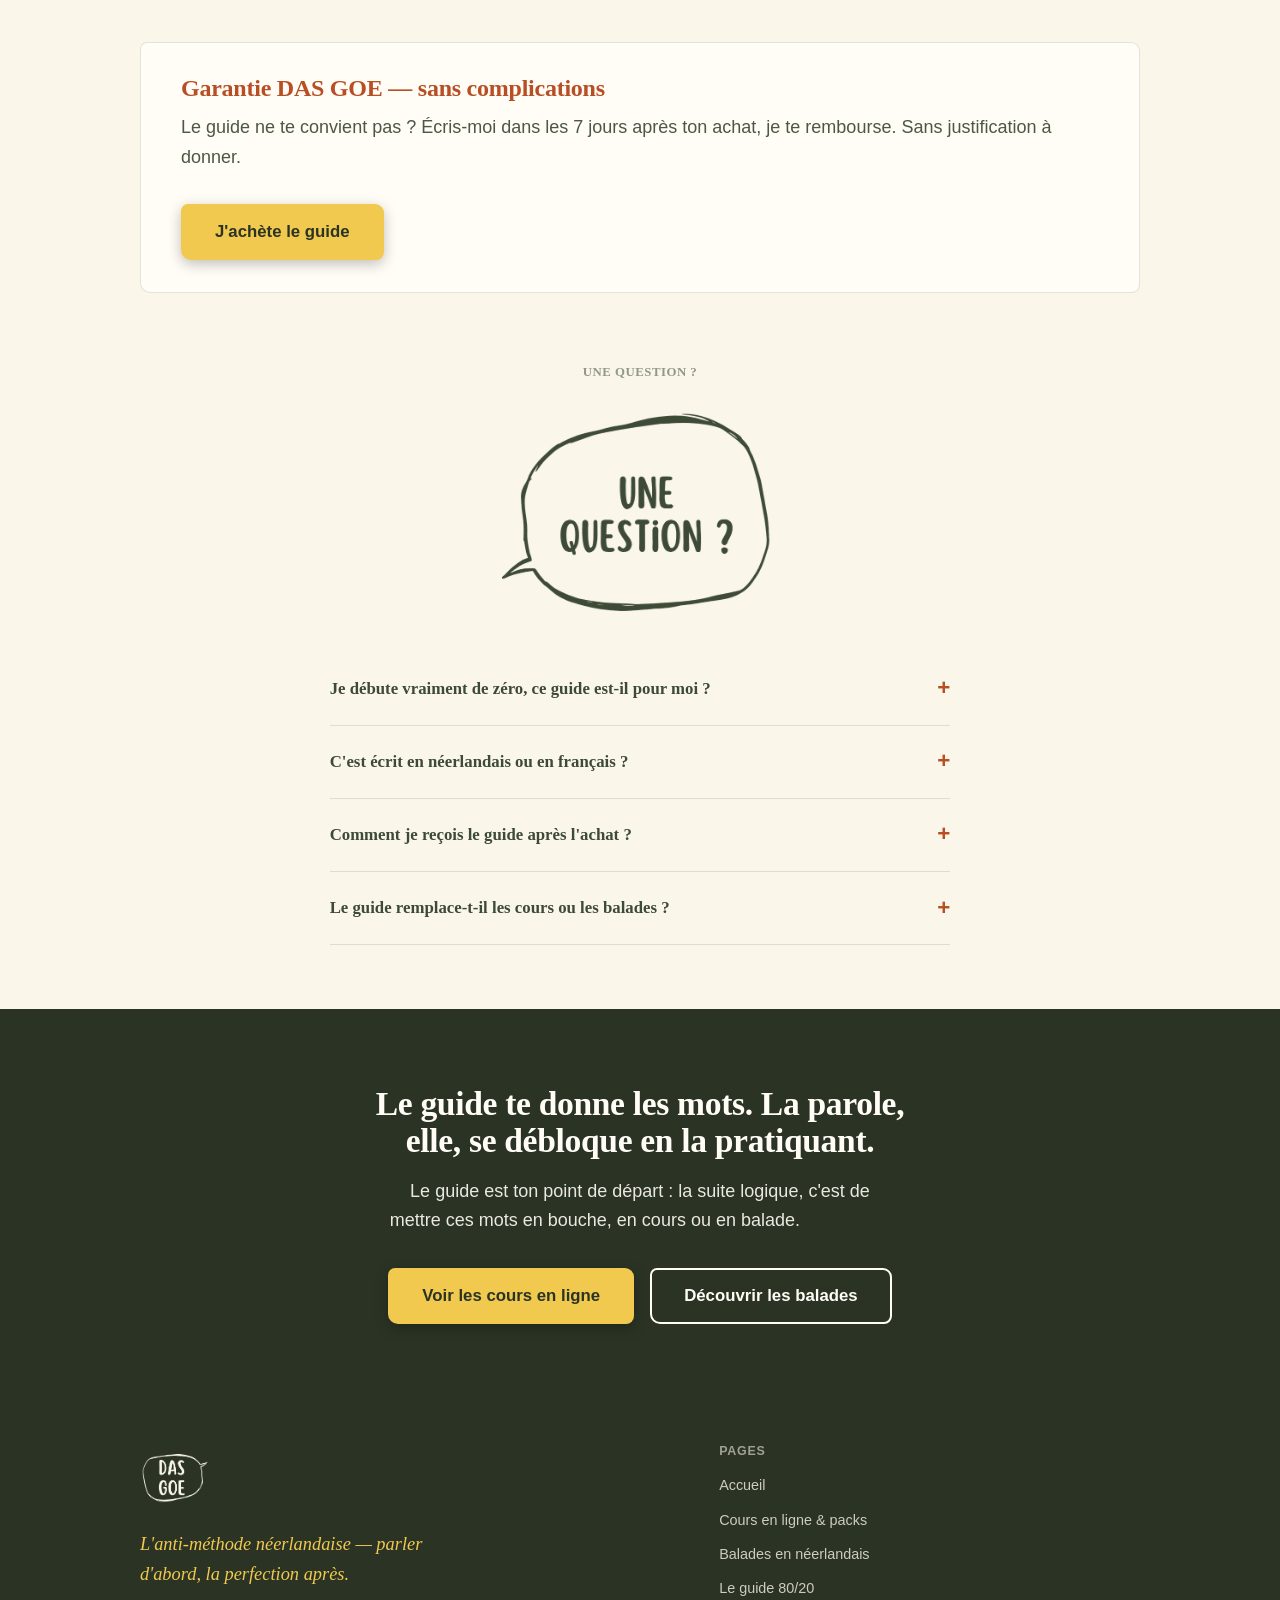
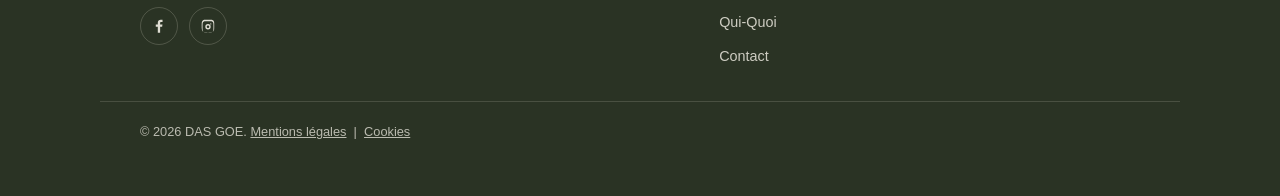
<file: guide.html>
<!doctype html>
<html lang="fr">
<head>
<meta charset="utf-8">
<meta name="viewport" content="width=device-width, initial-scale=1">
<meta name="format-detection" content="telephone=no, date=no, address=no, email=no">
<title>Le guide 80/20 — DAS GOE</title>
<meta name="description" content="Les mots et phrases qui comptent vraiment pour oser parler néerlandais, sans grammaire à apprendre par cœur. Guide PDF téléchargeable, 29€.">
<link rel="canonical" href="https://dasgoe.be/guide.html">
<meta property="og:title" content="Le guide 80/20 — DAS GOE">
<meta property="og:description" content="Pas toute la grammaire. Juste les 20% de mots et phrases qui reviennent dans 80% des conversations.">
<meta property="og:type" content="website">
<meta property="og:url" content="https://dasgoe.be/guide.html">
<link rel="stylesheet" href="css/style.css">
<script type="application/ld+json">
{
  "@context": "https://schema.org",
  "@type": "Product",
  "name": "Le guide 80/20 — DAS GOE",
  "description": "Guide PDF téléchargeable reprenant les mots et phrases les plus utiles pour oser parler néerlandais au quotidien, sans grammaire à apprendre par cœur.",
  "brand": { "@type": "Brand", "name": "DAS GOE" },
  "offers": {
    "@type": "Offer",
    "price": "29",
    "priceCurrency": "EUR",
    "availability": "https://schema.org/InStock",
    "url": "https://dasgoe.be/guide.html"
  }
}
</script>
<script type="application/ld+json">
{
  "@context": "https://schema.org",
  "@type": "FAQPage",
  "mainEntity": [
    {
      "@type": "Question",
      "name": "Je débute vraiment de zéro, ce guide est-il pour moi ?",
      "acceptedAnswer": { "@type": "Answer", "text": "Oui. Le guide part du principe que tu ne connais rien par cœur. Chaque mot ou phrase est classé par situation concrète, pas par niveau scolaire." }
    },
    {
      "@type": "Question",
      "name": "C'est écrit en néerlandais ou en français ?",
      "acceptedAnswer": { "@type": "Answer", "text": "Les deux, côte à côte : le mot ou la phrase en néerlandais, la traduction en français juste à côté, et une indication de prononciation simple." }
    },
    {
      "@type": "Question",
      "name": "Comment je reçois le guide après l'achat ?",
      "acceptedAnswer": { "@type": "Answer", "text": "Tu reçois le PDF par e-mail directement après ton achat. Tu peux le lire sur ton téléphone, l'imprimer, le glisser dans ton sac pour la prochaine balade." }
    },
    {
      "@type": "Question",
      "name": "Le guide remplace-t-il les cours ou les balades ?",
      "acceptedAnswer": { "@type": "Answer", "text": "Non. Le guide te donne la matière première, mais c'est en parlant avec quelqu'un, en cours ou en balade, que la parole se débloque vraiment. Le guide est ce que tu emportes avec toi entre deux séances." }
    }
  ]
}
</script>
</head>
<body>
<a class="skip-link" href="#main">Aller au contenu</a>

<header class="site-header">
  <div class="wrap nav">
    <a href="index.html" class="brand"><img src="images/badges/logo-das-goe-nav.webp" width="120" height="120" alt="" class="brand-logo-img"> <span class="sr-only">DAS GOE</span></a>
    <nav aria-label="Navigation principale">
      <ul class="nav-links">
        <li><a href="cours-en-ligne.html">Cours en ligne</a></li>
        <li><a href="balades.html">Balades</a></li>
        <li><a href="guide.html" aria-current="page">Le guide</a></li>
        <li><a href="qui-quoi.html">Qui-Quoi</a></li>
        <li><a href="contact.html">Contact</a></li>
        <li><a href="#acheter" class="nav-cta">J'achète le guide</a></li>
      </ul>
    </nav>
    <button class="nav-toggle" aria-label="Ouvrir le menu" aria-expanded="false" aria-controls="mobile-panel">
      <span></span><span></span><span></span>
    </button>
  </div>
  <div class="mobile-panel wrap" id="mobile-panel">
    <a href="index.html">Accueil</a>
    <a href="cours-en-ligne.html">Cours en ligne</a>
    <a href="balades.html">Balades</a>
    <a href="guide.html">Le guide</a>
    <a href="qui-quoi.html">Qui-Quoi</a>
    <a href="contact.html">Contact</a>
    <a href="#acheter" class="btn btn-primary">J'achète le guide</a>
  </div>
</header>

<main id="main">

  <section class="hero">
    <div class="wrap hero-inner">
      <div class="badge-row left"><img src="images/badges/badge-guide-80-20-ink.webp" width="700" height="525" alt="Guide 80/20" class="badge"></div>
      <p class="caption-visible">DAS GOE — Le guide 80/20</p>
      <h1>Tu veux réviser un peu, mais tu ne sais pas quoi <span class="scribble">apprendre par cœur</span>&nbsp;?</h1>
      <p class="lede">Normal. Les méthodes classiques te donnent 100% du vocabulaire. Toi, tu as juste besoin des <span class="scribble">20% qui reviennent tout le temps</span>.</p>
      <p class="fine">C'est exactement ce que ce guide te donne. Rien de plus.</p>
      <div class="btn-row">
        <a href="#acheter" class="btn btn-primary">J'achète le guide</a>
      </div>
    </div>
  </section>

  <section class="section-paper">
    <div class="wrap lead-block">
      <div class="badge-row left"><img src="images/badges/badge-goe-lezen-ink.webp" width="700" height="525" alt="Goe lezen" class="badge badge-sm"></div>
      <h2 class="caption-visible">Goe lezen</h2>
      <p>Pas un manuel scolaire. Pas une grammaire complète que tu n'ouvriras jamais deux fois.</p>
      <p>Le guide 80/20 reprend uniquement les mots et les phrases qui reviennent vraiment dans une conversation du quotidien — celles que j'utilise moi-même, dans chaque langue apprise sur le tas. Pas la théorie apprise en classe. Ce qui sert concrètement à se débrouiller, tout de suite.</p>

      <p class="pull-quote">Mal parler est le seul chemin vers bien parler.</p>

      <ul class="pillars">
        <li><div><strong>Classé par situation réelle</strong><p>Pas par thème scolaire — par ce qui t'arrive vraiment (se présenter, commander, papoter, dire que t'as pas compris).</p></div></li>
        <li><div><strong>Zéro règle de grammaire à apprendre par cœur</strong><p>Juste ce qu'il faut savoir pour que la phrase sorte.</p></div></li>
        <li><div><strong>Pensé pour être emporté</strong><p>Sur ton téléphone en balade, imprimé avant un cours en visio.</p></div></li>
      </ul>
    </div>
  </section>

  <div class="divider" role="presentation"></div>

  <section class="section-dark" id="acheter">
    <div class="wrap">
      <p class="caption-visible" style="color:var(--mustard-text);">Le guide</p>
      <img src="images/badges/badge-snel-leren-ink.webp" width="700" height="525" alt="Snel leren" class="badge badge-sm" style="margin-bottom:1rem;">
      <div class="offer-grid" style="grid-template-columns:1fr; max-width:480px;">
        <div class="offer-card">
          <h3>Le guide 80/20 — PDF</h3>
          <p>Les mots et phrases essentiels pour oser parler néerlandais au quotidien, classés par situation, avec traduction et prononciation simple. À lire une fois, à garder toujours sous la main.</p>
          <p class="price">29€ <span style="font-size:1rem; color:var(--ink); font-family:var(--font-body);">/ guide, à vie</span></p>
          <a href="contact.html" class="btn btn-primary">J'achète le guide</a>
        </div>
      </div>
    </div>
  </section>

  <section class="section-paper">
    <div class="wrap">
      <div class="guarantee">
        <h3>Garantie DAS GOE — sans complications</h3>
        <p style="margin:0; opacity:.92;">Le guide ne te convient pas&nbsp;? Écris-moi dans les 7 jours après ton achat, je te rembourse. Sans justification à donner.</p>
        <div class="btn-row">
          <a href="#acheter" class="btn btn-on-dark">J'achète le guide</a>
        </div>
      </div>
    </div>
  </section>

  <section class="section-paper" style="padding-top:0;">
    <div class="wrap" style="max-width:70ch;">
      <h2 class="caption-visible">Une question&nbsp;?</h2>
      <img src="images/badges/badge-une-question-ink.webp" width="520" height="390" alt="Une question ?" loading="lazy" class="badge badge-sm" style="margin-bottom:1rem;">
      <div class="faq-list">
        <details class="faq-item">
          <summary>Je débute vraiment de zéro, ce guide est-il pour moi&nbsp;?</summary>
          <p>Oui. Le guide part du principe que tu ne connais rien par cœur. Chaque mot ou phrase est classé par situation concrète, pas par niveau scolaire.</p>
        </details>
        <details class="faq-item">
          <summary>C'est écrit en néerlandais ou en français&nbsp;?</summary>
          <p>Les deux, côte à côte&nbsp;: le mot ou la phrase en néerlandais, la traduction en français juste à côté, et une indication de prononciation simple.</p>
        </details>
        <details class="faq-item">
          <summary>Comment je reçois le guide après l'achat&nbsp;?</summary>
          <p>Tu reçois le PDF par e-mail directement après ton achat. Tu peux le lire sur ton téléphone, l'imprimer, le glisser dans ton sac pour la prochaine balade.</p>
        </details>
        <details class="faq-item">
          <summary>Le guide remplace-t-il les cours ou les balades&nbsp;?</summary>
          <p>Non. Le guide te donne la matière première, mais c'est en parlant avec quelqu'un — en cours ou en balade — que la parole se débloque vraiment. Le guide est ce que tu emportes avec toi entre deux séances.</p>
        </details>
      </div>
    </div>
  </section>

  <section class="final-cta">
    <div class="wrap">
      <h2>Le guide te donne les mots. La parole, elle, se débloque en la pratiquant.</h2>
      <p>Le guide est ton point de départ&nbsp;: la suite logique, c'est de mettre ces mots en bouche, en cours ou en balade.</p>
      <div class="btn-row">
        <a href="cours-en-ligne.html#options" class="btn btn-on-dark">Voir les cours en ligne</a>
        <a href="balades.html" class="btn btn-ghost" style="color:var(--paper-soft);">Découvrir les balades</a>
      </div>
    </div>
  </section>

</main>

<footer class="site-footer">
  <div class="wrap footer-grid">
    <div>
      <div class="footer-logo-row"><img src="images/badges/logo-das-goe-paper.webp" alt="" width="700" height="700" loading="lazy"><p class="brand-line sr-only">DAS GOE</p></div>
      <p class="footer-tagline">L'anti-méthode néerlandaise — parler d'abord, la perfection après.</p>
      <ul class="social-links">
        <li><a href="#" aria-label="DAS GOE sur Facebook"><svg viewBox="0 0 24 24" aria-hidden="true"><path d="M13.5 21v-8h2.7l.4-3.1h-3.1V8c0-.9.25-1.5 1.55-1.5H16.7V3.7C16.4 3.65 15.4 3.6 14.3 3.6c-2.3 0-3.9 1.4-3.9 4V10H7.7v3.1h2.7v8h3.1Z"/></svg></a></li>
        <li><a href="#" aria-label="DAS GOE sur Instagram"><svg viewBox="0 0 24 24" aria-hidden="true"><path d="M12 3.6c2.5 0 2.8 0 3.8.05 1 .05 1.6.2 2 .35.5.2.9.4 1.3.8.4.4.6.8.8 1.3.15.4.3 1 .35 2 .05 1 .05 1.3.05 3.8s0 2.8-.05 3.8c-.05 1-.2 1.6-.35 2-.2.5-.4.9-.8 1.3-.4.4-.8.6-1.3.8-.4.15-1 .3-2 .35-1 .05-1.3.05-3.8.05s-2.8 0-3.8-.05c-1-.05-1.6-.2-2-.35a3.6 3.6 0 0 1-1.3-.8 3.6 3.6 0 0 1-.8-1.3c-.15-.4-.3-1-.35-2C3.6 14.8 3.6 14.5 3.6 12s0-2.8.05-3.8c.05-1 .2-1.6.35-2 .2-.5.4-.9.8-1.3.4-.4.8-.6 1.3-.8.4-.15 1-.3 2-.35C9.2 3.6 9.5 3.6 12 3.6Zm0 2.16c-2.45 0-2.73 0-3.7.05-.83.04-1.28.17-1.58.29-.4.15-.68.34-.98.64-.3.3-.49.58-.64.98-.12.3-.25.75-.29 1.58-.05.97-.05 1.25-.05 3.7s0 2.73.05 3.7c.04.83.17 1.28.29 1.58.15.4.34.68.64.98.3.3.58.49.98.64.3.12.75.25 1.58.29.97.05 1.25.05 3.7.05s2.73 0 3.7-.05c.83-.04 1.28-.17 1.58-.29.4-.15.68-.34.98-.64.3-.3.49-.58.64-.98.12-.3.25-.75.29-1.58.05-.97.05-1.25.05-3.7s0-2.73-.05-3.7c-.04-.83-.17-1.28-.29-1.58a2.6 2.6 0 0 0-.64-.98 2.6 2.6 0 0 0-.98-.64c-.3-.12-.75-.25-1.58-.29-.97-.05-1.25-.05-3.7-.05Zm0 3.68a3.56 3.56 0 1 1 0 7.12 3.56 3.56 0 0 1 0-7.12Zm0 1.87a1.69 1.69 0 1 0 0 3.38 1.69 1.69 0 0 0 0-3.38Zm4.53-2.06a.83.83 0 1 1-1.66 0 .83.83 0 0 1 1.66 0Z"/></svg></a></li>
      </ul>
    </div>
    <nav aria-label="Plan du site">
      <p class="footer-nav-heading">Pages</p>
      <ul>
        <li><a href="index.html">Accueil</a></li>
        <li><a href="cours-en-ligne.html">Cours en ligne &amp; packs</a></li>
        <li><a href="balades.html">Balades en néerlandais</a></li>
        <li><a href="guide.html">Le guide 80/20</a></li>
        <li><a href="qui-quoi.html">Qui-Quoi</a></li>
        <li><a href="contact.html">Contact</a></li>
      </ul>
    </nav>
  </div>
  <div class="wrap legal">
    <p>© 2026 DAS GOE. <a href="mentions-legales.html">Mentions légales</a> &nbsp;|&nbsp; <a href="cookies.html">Cookies</a></p>
  </div>
</footer>

<div class="cookie-banner" role="dialog" aria-label="Consentement cookies">
  <div class="cookie-banner-inner">
    <p>Ce site utilise un cookie de mesure d'audience (Microsoft Clarity) pour comprendre comment tu navigues. Aucune donnée publicitaire, aucune revente. Voir la <a href="cookies.html">politique de cookies</a>.</p>
    <div class="cookie-banner-actions">
      <button type="button" class="btn btn-ghost cookie-refuse" style="color:var(--paper-soft);">Refuser</button>
      <button type="button" class="btn btn-primary cookie-accept">Accepter</button>
    </div>
  </div>
</div>

<script src="js/main.js"></script>
</body>
</html>
</file>
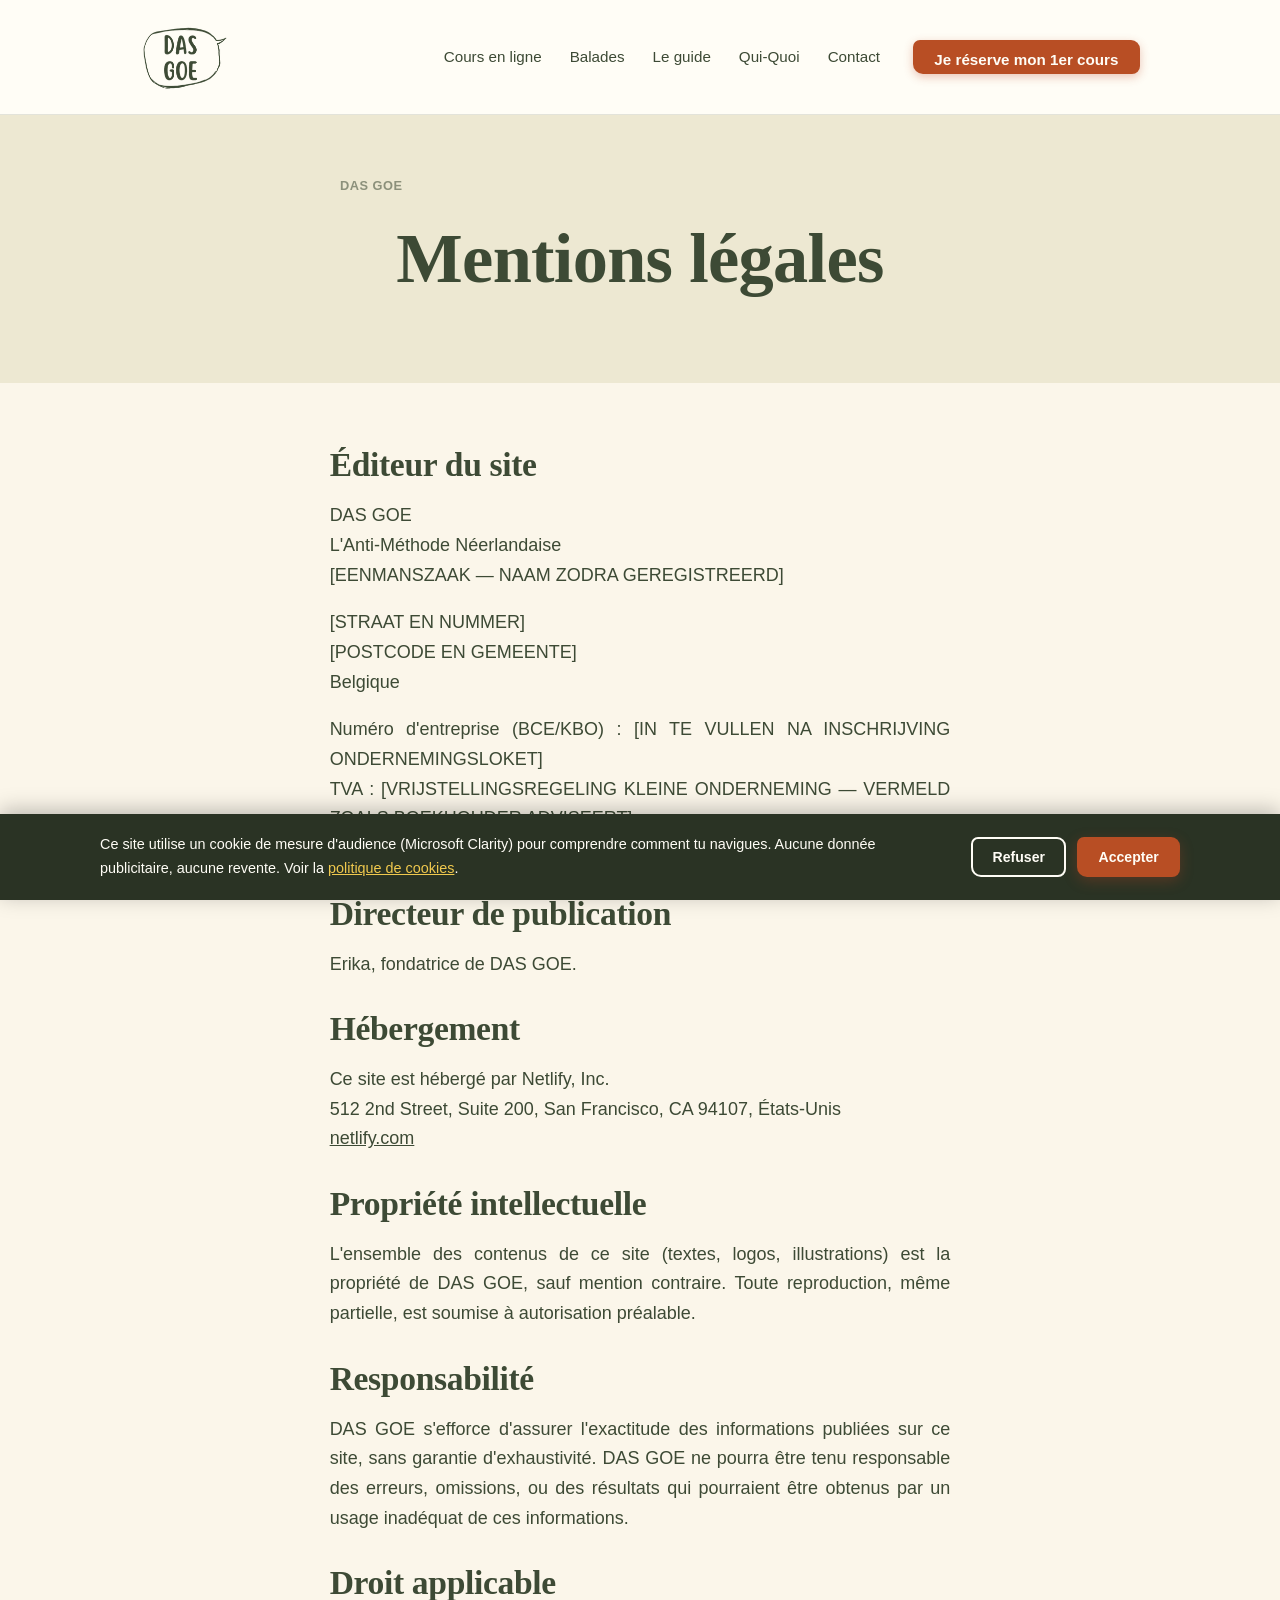
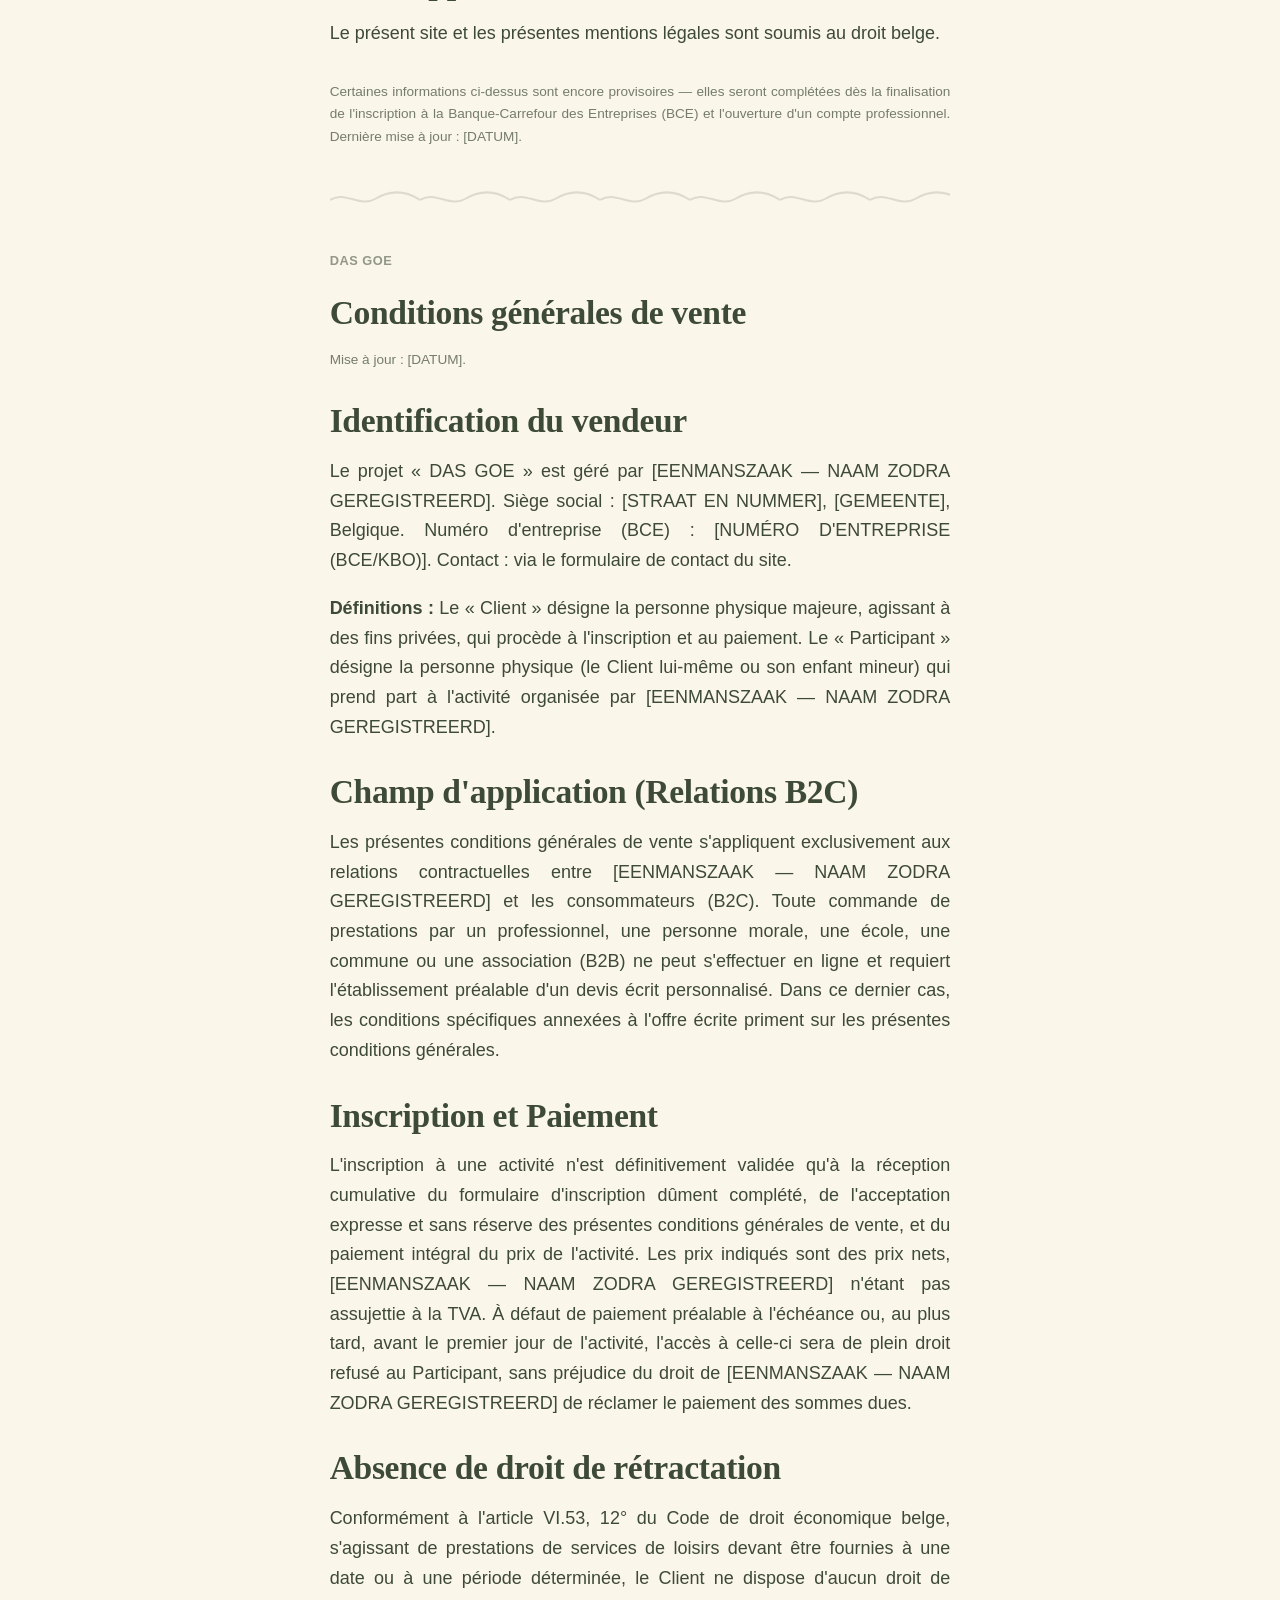
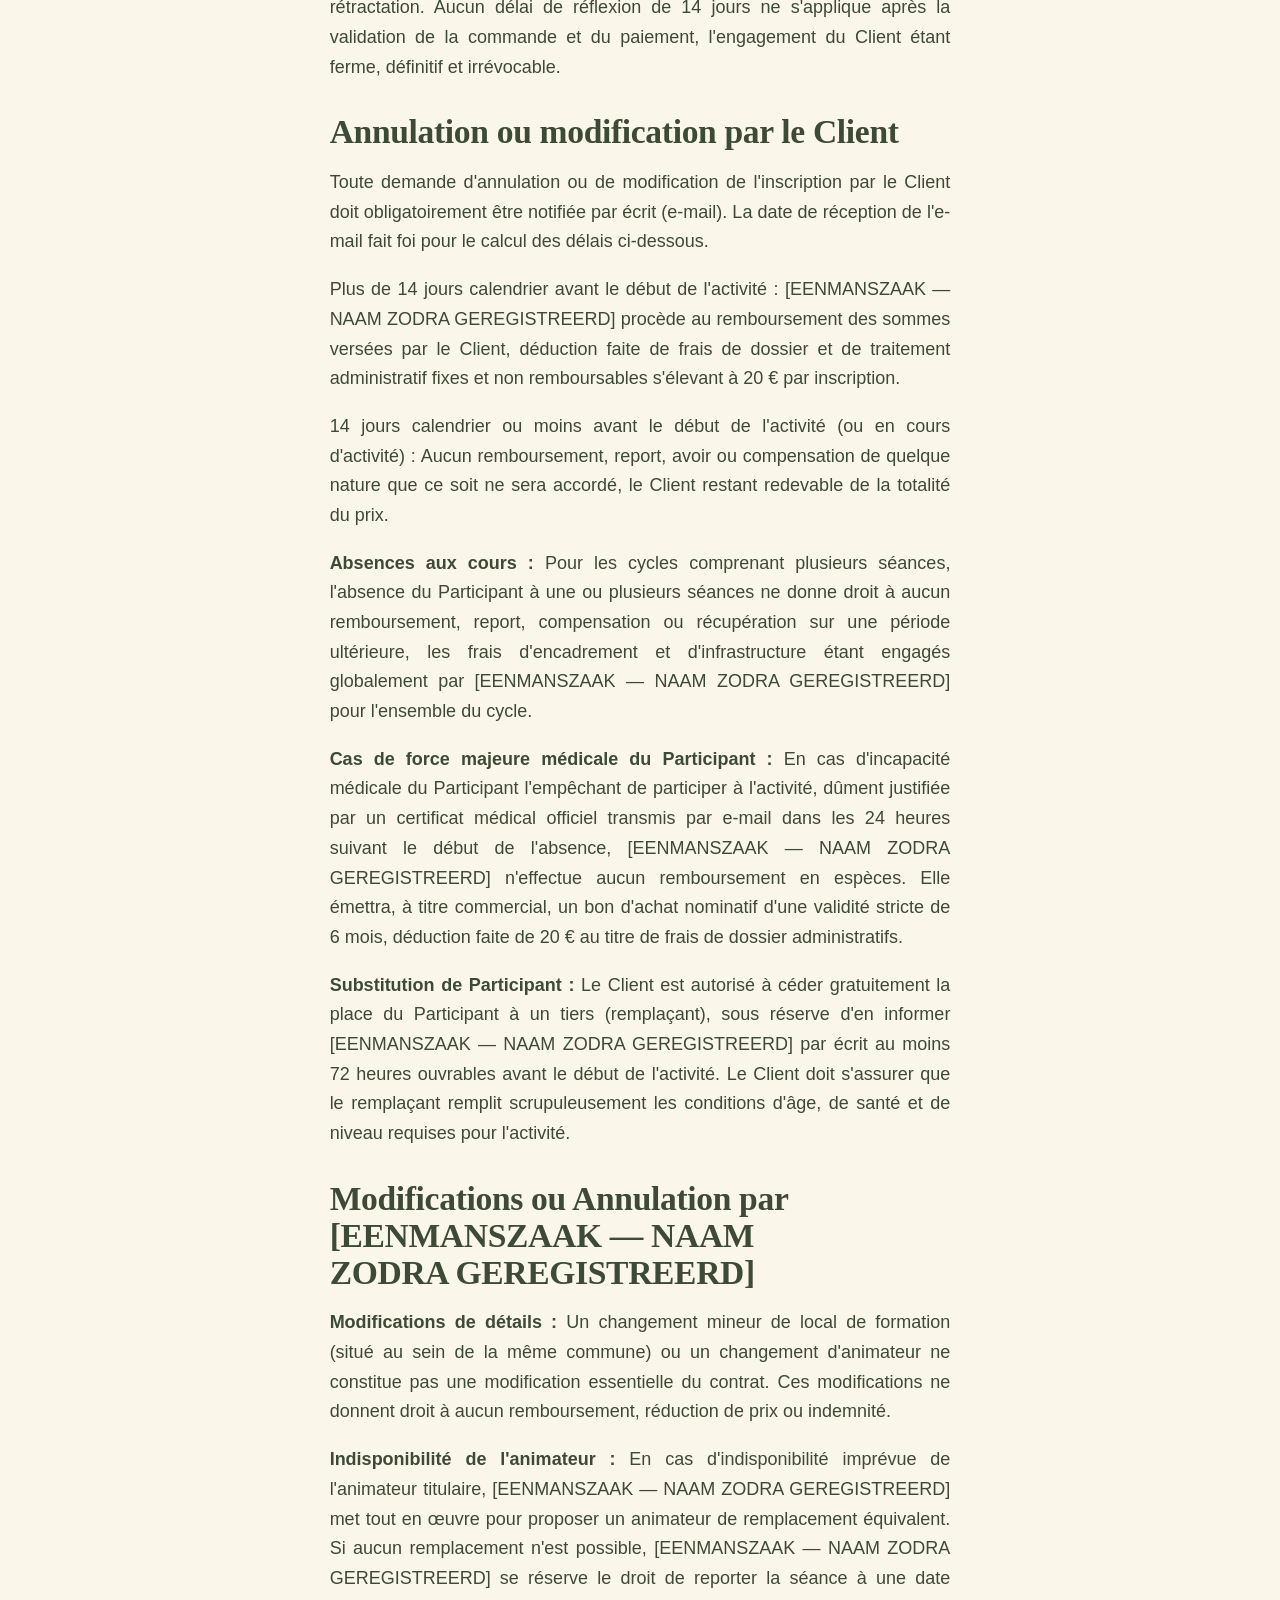
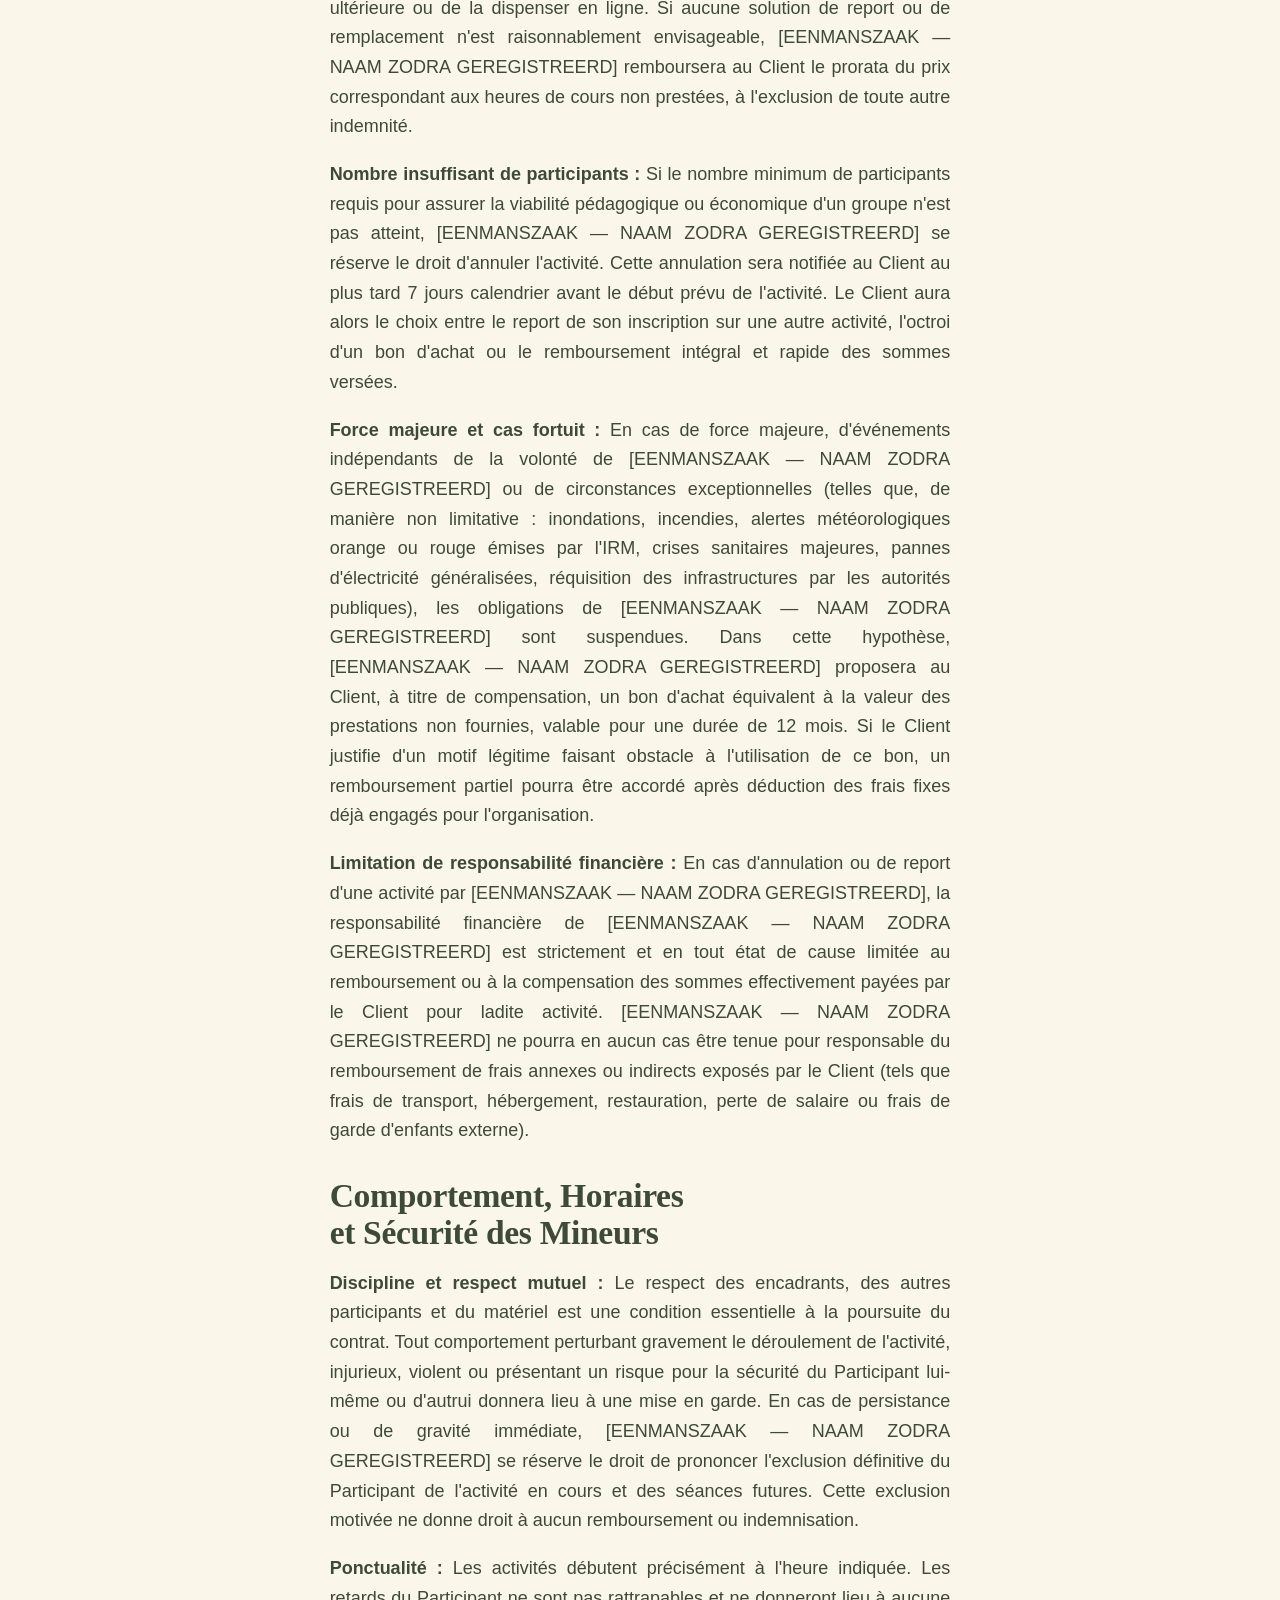
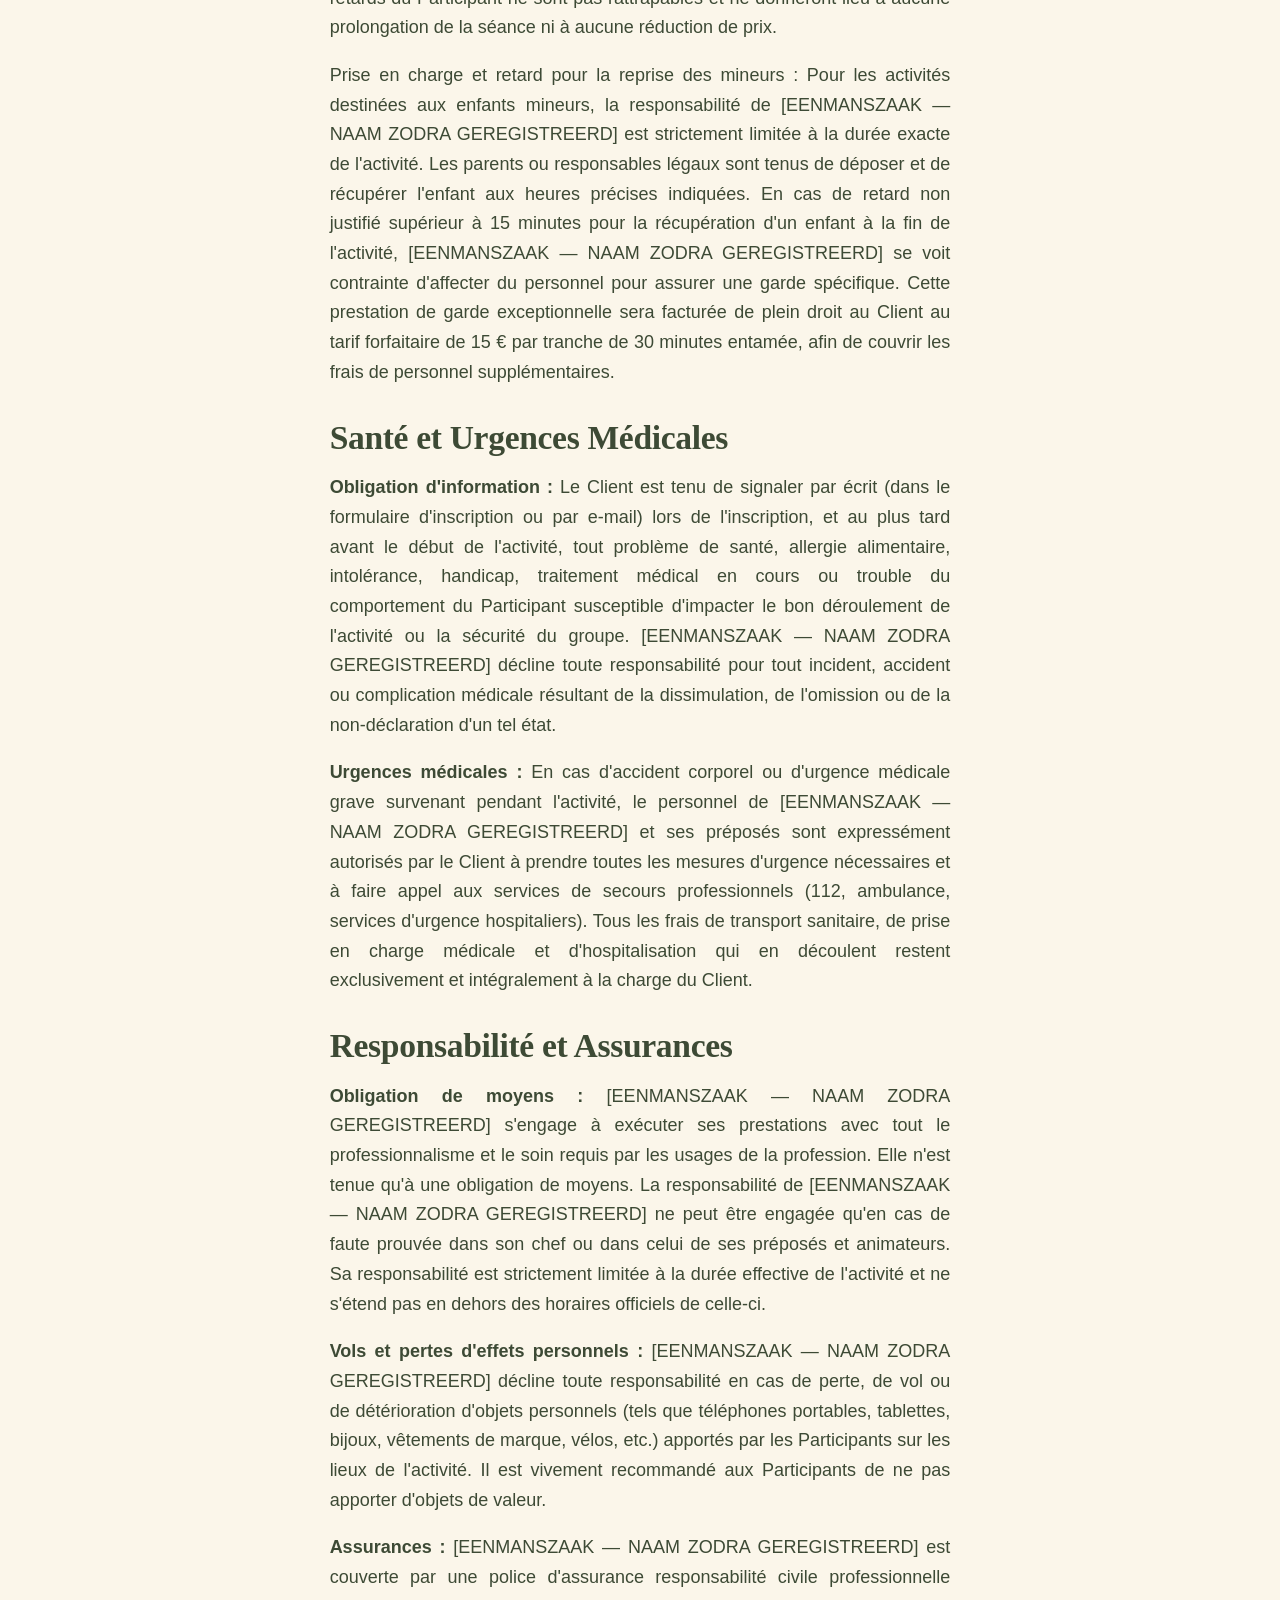
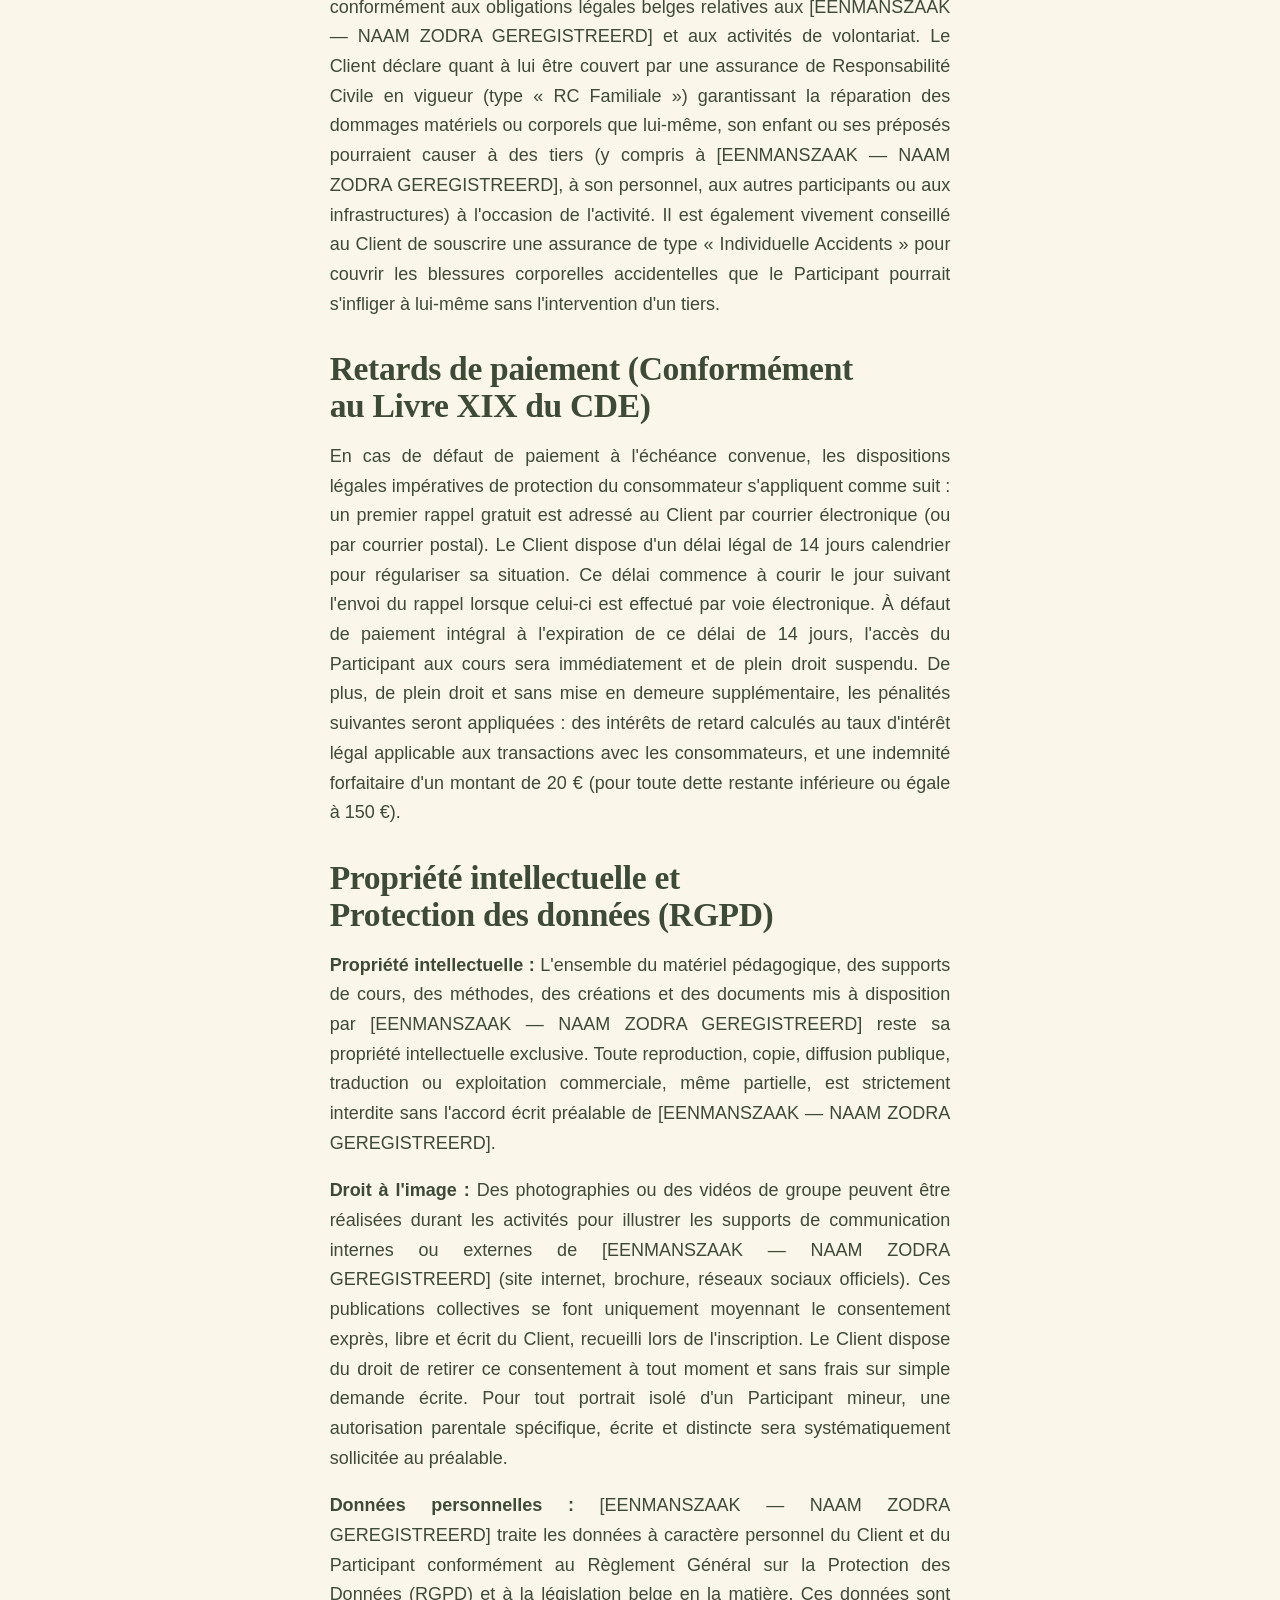
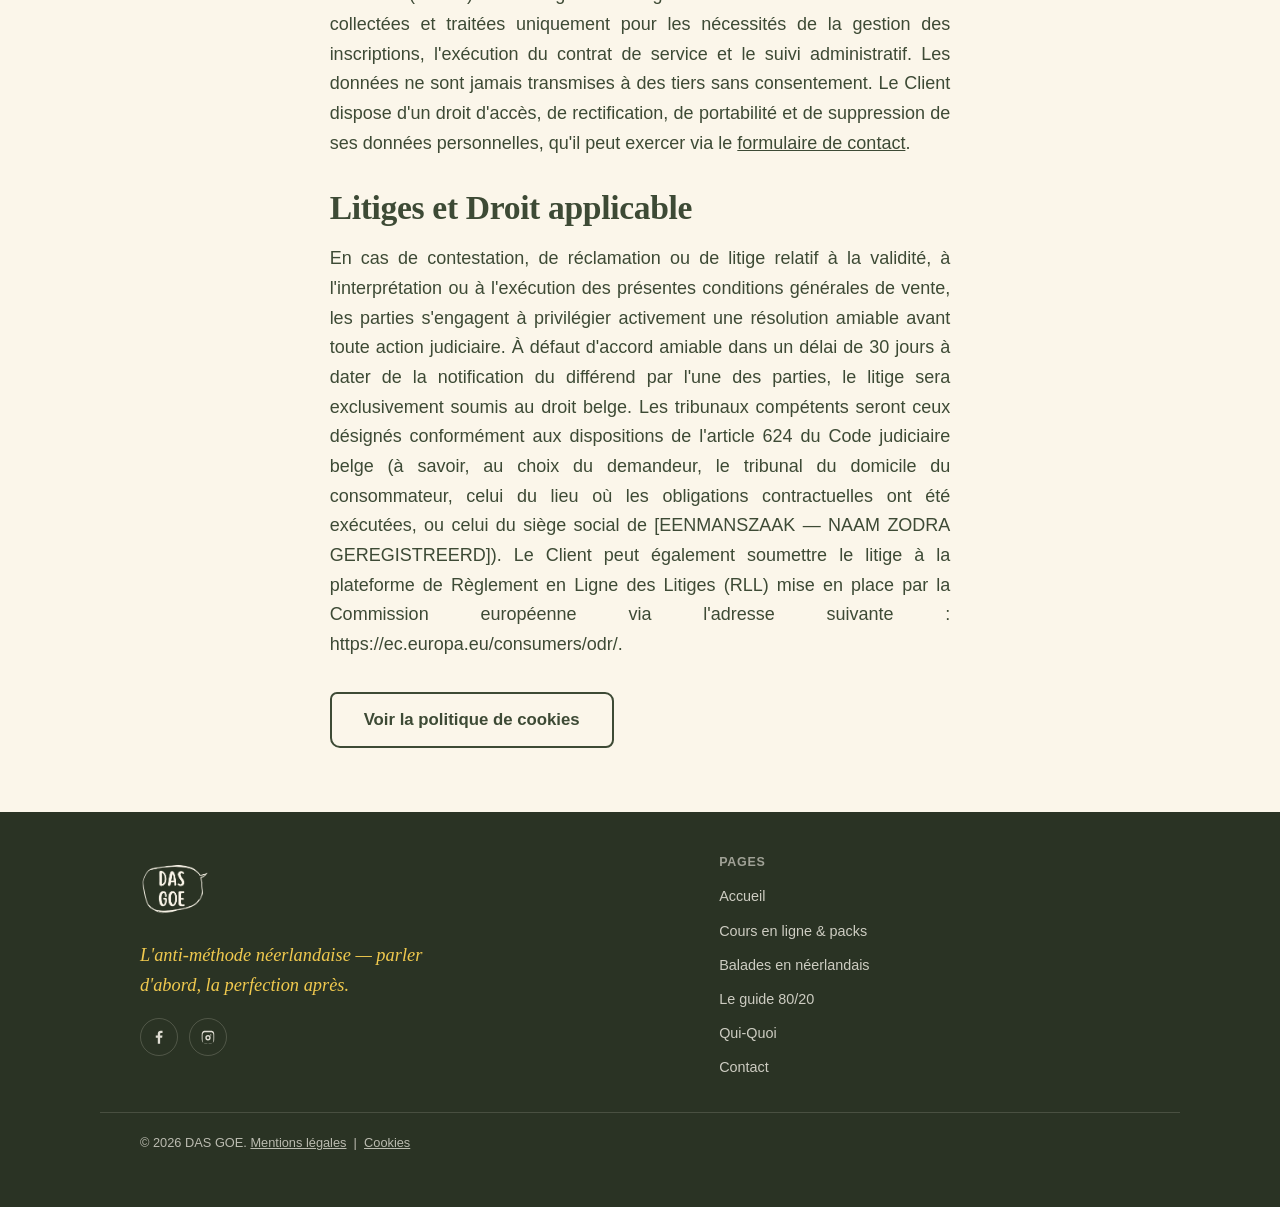
<file: mentions-legales.html>
<!doctype html>
<html lang="fr">
<head>
<meta charset="utf-8">
<meta name="viewport" content="width=device-width, initial-scale=1">
<meta name="format-detection" content="telephone=no, date=no, address=no, email=no">
<title>Mentions légales — DAS GOE</title>
<meta name="description" content="Mentions légales du site DAS GOE : éditeur, hébergement, propriété intellectuelle.">
<link rel="canonical" href="https://dasgoe.be/mentions-legales.html">
<link rel="stylesheet" href="css/style.css">
</head>
<body>
<a class="skip-link" href="#main">Aller au contenu</a>

<header class="site-header">
  <div class="wrap nav">
    <a href="index.html" class="brand"><img src="images/badges/logo-das-goe-nav.webp" width="120" height="120" alt="" class="brand-logo-img"> <span class="sr-only">DAS GOE</span></a>
    <nav aria-label="Navigation principale">
      <ul class="nav-links">
        <li><a href="cours-en-ligne.html">Cours en ligne</a></li>
        <li><a href="balades.html">Balades</a></li>
        <li><a href="guide.html">Le guide</a></li>
        <li><a href="qui-quoi.html">Qui-Quoi</a></li>
        <li><a href="contact.html">Contact</a></li>
        <li><a href="cours-en-ligne.html#options" class="nav-cta">Je réserve mon 1er cours</a></li>
      </ul>
    </nav>
    <button class="nav-toggle" aria-label="Ouvrir le menu" aria-expanded="false" aria-controls="mobile-panel">
      <span></span><span></span><span></span>
    </button>
  </div>
  <div class="mobile-panel wrap" id="mobile-panel">
    <a href="index.html">Accueil</a>
    <a href="cours-en-ligne.html">Cours en ligne</a>
    <a href="balades.html">Balades</a>
    <a href="guide.html">Le guide</a>
    <a href="qui-quoi.html">Qui-Quoi</a>
    <a href="contact.html">Contact</a>
    <a href="cours-en-ligne.html#options" class="btn btn-primary">Je réserve mon 1er cours</a>
  </div>
</header>

<main id="main">
  <section class="hero" style="padding-block: clamp(2.5rem,4vw,4rem);">
    <div class="wrap hero-inner">
      <p class="caption-visible">DAS GOE</p>
      <h1>Mentions légales</h1>
    </div>
  </section>

  <section class="section-paper">
    <div class="wrap" style="max-width:70ch;">

      <h2>Éditeur du site</h2>
      <p>DAS GOE<br>
      L'Anti-Méthode Néerlandaise<br>
      [EENMANSZAAK — NAAM ZODRA GEREGISTREERD]</p>
      <p>[STRAAT EN NUMMER]<br>
      [POSTCODE EN GEMEENTE]<br>
      Belgique</p>
      <p>Numéro d'entreprise (BCE/KBO)&nbsp;: [IN TE VULLEN NA INSCHRIJVING ONDERNEMINGSLOKET]<br>
      TVA&nbsp;: [VRIJSTELLINGSREGELING KLEINE ONDERNEMING — VERMELD ZOALS BOEKHOUDER ADVISEERT]<br>
      Contact&nbsp;: via le <a href="contact.html" style="text-decoration:underline;">formulaire de contact</a></p>

      <h2 style="margin-top:2rem;">Directeur de publication</h2>
      <p>Erika, fondatrice de DAS GOE.</p>

      <h2 style="margin-top:2rem;">Hébergement</h2>
      <p>Ce site est hébergé par Netlify, Inc.<br>
      512 2nd Street, Suite 200, San Francisco, CA 94107, États-Unis<br>
      <a href="https://www.netlify.com" style="text-decoration:underline;">netlify.com</a></p>

      <h2 style="margin-top:2rem;">Propriété intellectuelle</h2>
      <p>L'ensemble des contenus de ce site (textes, logos, illustrations) est la propriété de DAS GOE, sauf mention contraire. Toute reproduction, même partielle, est soumise à autorisation préalable.</p>

      <h2 style="margin-top:2rem;">Responsabilité</h2>
      <p>DAS GOE s'efforce d'assurer l'exactitude des informations publiées sur ce site, sans garantie d'exhaustivité. DAS GOE ne pourra être tenu responsable des erreurs, omissions, ou des résultats qui pourraient être obtenus par un usage inadéquat de ces informations.</p>

      <h2 style="margin-top:2rem;">Droit applicable</h2>
      <p>Le présent site et les présentes mentions légales sont soumis au droit belge.</p>

      <p style="margin-top:2rem; font-size:.85rem; opacity:.7;">
        Certaines informations ci-dessus sont encore provisoires — elles seront complétées dès la finalisation de l'inscription à la Banque-Carrefour des Entreprises (BCE) et l'ouverture d'un compte professionnel. Dernière mise à jour&nbsp;: [DATUM].
      </p>

      <div class="divider" role="presentation" style="margin:2.5rem 0;"></div>
      <p class="caption-visible">DAS GOE</p>
      <h2 style="margin-top:0;">Conditions générales de vente</h2>
      <p style="font-size:.85rem; opacity:.7;">Mise à jour&nbsp;: [DATUM].</p>
      <h2 style="margin-top:2rem;">Identification du vendeur</h2>
      <p>Le projet « DAS GOE » est géré par [EENMANSZAAK — NAAM ZODRA GEREGISTREERD]. Siège social : [STRAAT EN NUMMER], [GEMEENTE], Belgique. Numéro d'entreprise (BCE) : [NUMÉRO D'ENTREPRISE (BCE/KBO)]. Contact : via le formulaire de contact du site.</p>
      <p><strong>Définitions&nbsp;:</strong> Le « Client » désigne la personne physique majeure, agissant à des fins privées, qui procède à l'inscription et au paiement. Le « Participant » désigne la personne physique (le Client lui-même ou son enfant mineur) qui prend part à l'activité organisée par [EENMANSZAAK — NAAM ZODRA GEREGISTREERD].</p>
      <h2 style="margin-top:2rem;">Champ d'application (Relations B2C)</h2>
      <p>Les présentes conditions générales de vente s'appliquent exclusivement aux relations contractuelles entre [EENMANSZAAK — NAAM ZODRA GEREGISTREERD] et les consommateurs (B2C). Toute commande de prestations par un professionnel, une personne morale, une école, une commune ou une association (B2B) ne peut s'effectuer en ligne et requiert l'établissement préalable d'un devis écrit personnalisé. Dans ce dernier cas, les conditions spécifiques annexées à l'offre écrite priment sur les présentes conditions générales.</p>
      <h2 style="margin-top:2rem;">Inscription et Paiement</h2>
      <p>L'inscription à une activité n'est définitivement validée qu'à la réception cumulative du formulaire d'inscription dûment complété, de l'acceptation expresse et sans réserve des présentes conditions générales de vente, et du paiement intégral du prix de l'activité. Les prix indiqués sont des prix nets, [EENMANSZAAK — NAAM ZODRA GEREGISTREERD] n'étant pas assujettie à la TVA. À défaut de paiement préalable à l'échéance ou, au plus tard, avant le premier jour de l'activité, l'accès à celle-ci sera de plein droit refusé au Participant, sans préjudice du droit de [EENMANSZAAK — NAAM ZODRA GEREGISTREERD] de réclamer le paiement des sommes dues.</p>
      <h2 style="margin-top:2rem;">Absence de droit de rétractation</h2>
      <p>Conformément à l'article VI.53, 12° du Code de droit économique belge, s'agissant de prestations de services de loisirs devant être fournies à une date ou à une période déterminée, le Client ne dispose d'aucun droit de rétractation. Aucun délai de réflexion de 14 jours ne s'applique après la validation de la commande et du paiement, l'engagement du Client étant ferme, définitif et irrévocable.</p>
      <h2 style="margin-top:2rem;">Annulation ou modification par le Client</h2>
      <p>Toute demande d'annulation ou de modification de l'inscription par le Client doit obligatoirement être notifiée par écrit (e-mail). La date de réception de l'e-mail fait foi pour le calcul des délais ci-dessous.</p>
      <p>Plus de 14 jours calendrier avant le début de l'activité : [EENMANSZAAK — NAAM ZODRA GEREGISTREERD] procède au remboursement des sommes versées par le Client, déduction faite de frais de dossier et de traitement administratif fixes et non remboursables s'élevant à 20 € par inscription.</p>
      <p>14 jours calendrier ou moins avant le début de l'activité (ou en cours d'activité) : Aucun remboursement, report, avoir ou compensation de quelque nature que ce soit ne sera accordé, le Client restant redevable de la totalité du prix.</p>
      <p><strong>Absences aux cours&nbsp;:</strong> Pour les cycles comprenant plusieurs séances, l'absence du Participant à une ou plusieurs séances ne donne droit à aucun remboursement, report, compensation ou récupération sur une période ultérieure, les frais d'encadrement et d'infrastructure étant engagés globalement par [EENMANSZAAK — NAAM ZODRA GEREGISTREERD] pour l'ensemble du cycle.</p>
      <p><strong>Cas de force majeure médicale du Participant&nbsp;:</strong> En cas d'incapacité médicale du Participant l'empêchant de participer à l'activité, dûment justifiée par un certificat médical officiel transmis par e-mail dans les 24 heures suivant le début de l'absence, [EENMANSZAAK — NAAM ZODRA GEREGISTREERD] n'effectue aucun remboursement en espèces. Elle émettra, à titre commercial, un bon d'achat nominatif d'une validité stricte de 6 mois, déduction faite de 20 € au titre de frais de dossier administratifs.</p>
      <p><strong>Substitution de Participant&nbsp;:</strong> Le Client est autorisé à céder gratuitement la place du Participant à un tiers (remplaçant), sous réserve d'en informer [EENMANSZAAK — NAAM ZODRA GEREGISTREERD] par écrit au moins 72 heures ouvrables avant le début de l'activité. Le Client doit s'assurer que le remplaçant remplit scrupuleusement les conditions d'âge, de santé et de niveau requises pour l'activité.</p>
      <h2 style="margin-top:2rem;">Modifications ou Annulation par [EENMANSZAAK — NAAM ZODRA GEREGISTREERD]</h2>
      <p><strong>Modifications de détails&nbsp;:</strong> Un changement mineur de local de formation (situé au sein de la même commune) ou un changement d'animateur ne constitue pas une modification essentielle du contrat. Ces modifications ne donnent droit à aucun remboursement, réduction de prix ou indemnité.</p>
      <p><strong>Indisponibilité de l'animateur&nbsp;:</strong> En cas d'indisponibilité imprévue de l'animateur titulaire, [EENMANSZAAK — NAAM ZODRA GEREGISTREERD] met tout en œuvre pour proposer un animateur de remplacement équivalent. Si aucun remplacement n'est possible, [EENMANSZAAK — NAAM ZODRA GEREGISTREERD] se réserve le droit de reporter la séance à une date ultérieure ou de la dispenser en ligne. Si aucune solution de report ou de remplacement n'est raisonnablement envisageable, [EENMANSZAAK — NAAM ZODRA GEREGISTREERD] remboursera au Client le prorata du prix correspondant aux heures de cours non prestées, à l'exclusion de toute autre indemnité.</p>
      <p><strong>Nombre insuffisant de participants&nbsp;:</strong> Si le nombre minimum de participants requis pour assurer la viabilité pédagogique ou économique d'un groupe n'est pas atteint, [EENMANSZAAK — NAAM ZODRA GEREGISTREERD] se réserve le droit d'annuler l'activité. Cette annulation sera notifiée au Client au plus tard 7 jours calendrier avant le début prévu de l'activité. Le Client aura alors le choix entre le report de son inscription sur une autre activité, l'octroi d'un bon d'achat ou le remboursement intégral et rapide des sommes versées.</p>
      <p><strong>Force majeure et cas fortuit&nbsp;:</strong> En cas de force majeure, d'événements indépendants de la volonté de [EENMANSZAAK — NAAM ZODRA GEREGISTREERD] ou de circonstances exceptionnelles (telles que, de manière non limitative : inondations, incendies, alertes météorologiques orange ou rouge émises par l'IRM, crises sanitaires majeures, pannes d'électricité généralisées, réquisition des infrastructures par les autorités publiques), les obligations de [EENMANSZAAK — NAAM ZODRA GEREGISTREERD] sont suspendues. Dans cette hypothèse, [EENMANSZAAK — NAAM ZODRA GEREGISTREERD] proposera au Client, à titre de compensation, un bon d'achat équivalent à la valeur des prestations non fournies, valable pour une durée de 12 mois. Si le Client justifie d'un motif légitime faisant obstacle à l'utilisation de ce bon, un remboursement partiel pourra être accordé après déduction des frais fixes déjà engagés pour l'organisation.</p>
      <p><strong>Limitation de responsabilité financière&nbsp;:</strong> En cas d'annulation ou de report d'une activité par [EENMANSZAAK — NAAM ZODRA GEREGISTREERD], la responsabilité financière de [EENMANSZAAK — NAAM ZODRA GEREGISTREERD] est strictement et en tout état de cause limitée au remboursement ou à la compensation des sommes effectivement payées par le Client pour ladite activité. [EENMANSZAAK — NAAM ZODRA GEREGISTREERD] ne pourra en aucun cas être tenue pour responsable du remboursement de frais annexes ou indirects exposés par le Client (tels que frais de transport, hébergement, restauration, perte de salaire ou frais de garde d'enfants externe).</p>
      <h2 style="margin-top:2rem;">Comportement, Horaires et Sécurité des Mineurs</h2>
      <p><strong>Discipline et respect mutuel&nbsp;:</strong> Le respect des encadrants, des autres participants et du matériel est une condition essentielle à la poursuite du contrat. Tout comportement perturbant gravement le déroulement de l'activité, injurieux, violent ou présentant un risque pour la sécurité du Participant lui-même ou d'autrui donnera lieu à une mise en garde. En cas de persistance ou de gravité immédiate, [EENMANSZAAK — NAAM ZODRA GEREGISTREERD] se réserve le droit de prononcer l'exclusion définitive du Participant de l'activité en cours et des séances futures. Cette exclusion motivée ne donne droit à aucun remboursement ou indemnisation.</p>
      <p><strong>Ponctualité&nbsp;:</strong> Les activités débutent précisément à l'heure indiquée. Les retards du Participant ne sont pas rattrapables et ne donneront lieu à aucune prolongation de la séance ni à aucune réduction de prix.</p>
      <p>Prise en charge et retard pour la reprise des mineurs : Pour les activités destinées aux enfants mineurs, la responsabilité de [EENMANSZAAK — NAAM ZODRA GEREGISTREERD] est strictement limitée à la durée exacte de l'activité. Les parents ou responsables légaux sont tenus de déposer et de récupérer l'enfant aux heures précises indiquées. En cas de retard non justifié supérieur à 15 minutes pour la récupération d'un enfant à la fin de l'activité, [EENMANSZAAK — NAAM ZODRA GEREGISTREERD] se voit contrainte d'affecter du personnel pour assurer une garde spécifique. Cette prestation de garde exceptionnelle sera facturée de plein droit au Client au tarif forfaitaire de 15 € par tranche de 30 minutes entamée, afin de couvrir les frais de personnel supplémentaires.</p>
      <h2 style="margin-top:2rem;">Santé et Urgences Médicales</h2>
      <p><strong>Obligation d'information&nbsp;:</strong> Le Client est tenu de signaler par écrit (dans le formulaire d'inscription ou par e-mail) lors de l'inscription, et au plus tard avant le début de l'activité, tout problème de santé, allergie alimentaire, intolérance, handicap, traitement médical en cours ou trouble du comportement du Participant susceptible d'impacter le bon déroulement de l'activité ou la sécurité du groupe. [EENMANSZAAK — NAAM ZODRA GEREGISTREERD] décline toute responsabilité pour tout incident, accident ou complication médicale résultant de la dissimulation, de l'omission ou de la non-déclaration d'un tel état.</p>
      <p><strong>Urgences médicales&nbsp;:</strong> En cas d'accident corporel ou d'urgence médicale grave survenant pendant l'activité, le personnel de [EENMANSZAAK — NAAM ZODRA GEREGISTREERD] et ses préposés sont expressément autorisés par le Client à prendre toutes les mesures d'urgence nécessaires et à faire appel aux services de secours professionnels (112, ambulance, services d'urgence hospitaliers). Tous les frais de transport sanitaire, de prise en charge médicale et d'hospitalisation qui en découlent restent exclusivement et intégralement à la charge du Client.</p>
      <h2 style="margin-top:2rem;">Responsabilité et Assurances</h2>
      <p><strong>Obligation de moyens&nbsp;:</strong> [EENMANSZAAK — NAAM ZODRA GEREGISTREERD] s'engage à exécuter ses prestations avec tout le professionnalisme et le soin requis par les usages de la profession. Elle n'est tenue qu'à une obligation de moyens. La responsabilité de [EENMANSZAAK — NAAM ZODRA GEREGISTREERD] ne peut être engagée qu'en cas de faute prouvée dans son chef ou dans celui de ses préposés et animateurs. Sa responsabilité est strictement limitée à la durée effective de l'activité et ne s'étend pas en dehors des horaires officiels de celle-ci.</p>
      <p><strong>Vols et pertes d'effets personnels&nbsp;:</strong> [EENMANSZAAK — NAAM ZODRA GEREGISTREERD] décline toute responsabilité en cas de perte, de vol ou de détérioration d'objets personnels (tels que téléphones portables, tablettes, bijoux, vêtements de marque, vélos, etc.) apportés par les Participants sur les lieux de l'activité. Il est vivement recommandé aux Participants de ne pas apporter d'objets de valeur.</p>
      <p><strong>Assurances&nbsp;:</strong> [EENMANSZAAK — NAAM ZODRA GEREGISTREERD] est couverte par une police d'assurance responsabilité civile professionnelle conformément aux obligations légales belges relatives aux [EENMANSZAAK — NAAM ZODRA GEREGISTREERD] et aux activités de volontariat. Le Client déclare quant à lui être couvert par une assurance de Responsabilité Civile en vigueur (type « RC Familiale ») garantissant la réparation des dommages matériels ou corporels que lui-même, son enfant ou ses préposés pourraient causer à des tiers (y compris à [EENMANSZAAK — NAAM ZODRA GEREGISTREERD], à son personnel, aux autres participants ou aux infrastructures) à l'occasion de l'activité. Il est également vivement conseillé au Client de souscrire une assurance de type « Individuelle Accidents » pour couvrir les blessures corporelles accidentelles que le Participant pourrait s'infliger à lui-même sans l'intervention d'un tiers.</p>
      <h2 style="margin-top:2rem;">Retards de paiement (Conformément au Livre XIX du CDE)</h2>
      <p>En cas de défaut de paiement à l'échéance convenue, les dispositions légales impératives de protection du consommateur s'appliquent comme suit : un premier rappel gratuit est adressé au Client par courrier électronique (ou par courrier postal). Le Client dispose d'un délai légal de 14 jours calendrier pour régulariser sa situation. Ce délai commence à courir le jour suivant l'envoi du rappel lorsque celui-ci est effectué par voie électronique. À défaut de paiement intégral à l'expiration de ce délai de 14 jours, l'accès du Participant aux cours sera immédiatement et de plein droit suspendu. De plus, de plein droit et sans mise en demeure supplémentaire, les pénalités suivantes seront appliquées : des intérêts de retard calculés au taux d'intérêt légal applicable aux transactions avec les consommateurs, et une indemnité forfaitaire d'un montant de 20 € (pour toute dette restante inférieure ou égale à 150 €).</p>
      <h2 style="margin-top:2rem;">Propriété intellectuelle et Protection des données (RGPD)</h2>
      <p><strong>Propriété intellectuelle&nbsp;:</strong> L'ensemble du matériel pédagogique, des supports de cours, des méthodes, des créations et des documents mis à disposition par [EENMANSZAAK — NAAM ZODRA GEREGISTREERD] reste sa propriété intellectuelle exclusive. Toute reproduction, copie, diffusion publique, traduction ou exploitation commerciale, même partielle, est strictement interdite sans l'accord écrit préalable de [EENMANSZAAK — NAAM ZODRA GEREGISTREERD].</p>
      <p><strong>Droit à l'image&nbsp;:</strong> Des photographies ou des vidéos de groupe peuvent être réalisées durant les activités pour illustrer les supports de communication internes ou externes de [EENMANSZAAK — NAAM ZODRA GEREGISTREERD] (site internet, brochure, réseaux sociaux officiels). Ces publications collectives se font uniquement moyennant le consentement exprès, libre et écrit du Client, recueilli lors de l'inscription. Le Client dispose du droit de retirer ce consentement à tout moment et sans frais sur simple demande écrite. Pour tout portrait isolé d'un Participant mineur, une autorisation parentale spécifique, écrite et distincte sera systématiquement sollicitée au préalable.</p>
      <p><strong>Données personnelles&nbsp;:</strong> [EENMANSZAAK — NAAM ZODRA GEREGISTREERD] traite les données à caractère personnel du Client et du Participant conformément au Règlement Général sur la Protection des Données (RGPD) et à la législation belge en la matière. Ces données sont collectées et traitées uniquement pour les nécessités de la gestion des inscriptions, l'exécution du contrat de service et le suivi administratif. Les données ne sont jamais transmises à des tiers sans consentement. Le Client dispose d'un droit d'accès, de rectification, de portabilité et de suppression de ses données personnelles, qu'il peut exercer via le <a href="contact.html" style="text-decoration:underline;">formulaire de contact</a>.</p>
      <h2 style="margin-top:2rem;">Litiges et Droit applicable</h2>
      <p>En cas de contestation, de réclamation ou de litige relatif à la validité, à l'interprétation ou à l'exécution des présentes conditions générales de vente, les parties s'engagent à privilégier activement une résolution amiable avant toute action judiciaire. À défaut d'accord amiable dans un délai de 30 jours à dater de la notification du différend par l'une des parties, le litige sera exclusivement soumis au droit belge. Les tribunaux compétents seront ceux désignés conformément aux dispositions de l'article 624 du Code judiciaire belge (à savoir, au choix du demandeur, le tribunal du domicile du consommateur, celui du lieu où les obligations contractuelles ont été exécutées, ou celui du siège social de [EENMANSZAAK — NAAM ZODRA GEREGISTREERD]). Le Client peut également soumettre le litige à la plateforme de Règlement en Ligne des Litiges (RLL) mise en place par la Commission européenne via l'adresse suivante : https://ec.europa.eu/consumers/odr/.</p>


      <div class="btn-row">
        <a href="cookies.html" class="btn btn-ghost">Voir la politique de cookies</a>
      </div>
    </div>
  </section>
</main>

<footer class="site-footer">
  <div class="wrap footer-grid">
    <div>
      <div class="footer-logo-row"><img src="images/badges/logo-das-goe-paper.webp" alt="" width="700" height="700" loading="lazy"><p class="brand-line sr-only">DAS GOE</p></div>
      <p class="footer-tagline">L'anti-méthode néerlandaise — parler d'abord, la perfection après.</p>
      <ul class="social-links">
        <li><a href="#" aria-label="DAS GOE sur Facebook"><svg viewBox="0 0 24 24" aria-hidden="true"><path d="M13.5 21v-8h2.7l.4-3.1h-3.1V8c0-.9.25-1.5 1.55-1.5H16.7V3.7C16.4 3.65 15.4 3.6 14.3 3.6c-2.3 0-3.9 1.4-3.9 4V10H7.7v3.1h2.7v8h3.1Z"/></svg></a></li>
        <li><a href="#" aria-label="DAS GOE sur Instagram"><svg viewBox="0 0 24 24" aria-hidden="true"><path d="M12 3.6c2.5 0 2.8 0 3.8.05 1 .05 1.6.2 2 .35.5.2.9.4 1.3.8.4.4.6.8.8 1.3.15.4.3 1 .35 2 .05 1 .05 1.3.05 3.8s0 2.8-.05 3.8c-.05 1-.2 1.6-.35 2-.2.5-.4.9-.8 1.3-.4.4-.8.6-1.3.8-.4.15-1 .3-2 .35-1 .05-1.3.05-3.8.05s-2.8 0-3.8-.05c-1-.05-1.6-.2-2-.35a3.6 3.6 0 0 1-1.3-.8 3.6 3.6 0 0 1-.8-1.3c-.15-.4-.3-1-.35-2C3.6 14.8 3.6 14.5 3.6 12s0-2.8.05-3.8c.05-1 .2-1.6.35-2 .2-.5.4-.9.8-1.3.4-.4.8-.6 1.3-.8.4-.15 1-.3 2-.35C9.2 3.6 9.5 3.6 12 3.6Zm0 2.16c-2.45 0-2.73 0-3.7.05-.83.04-1.28.17-1.58.29-.4.15-.68.34-.98.64-.3.3-.49.58-.64.98-.12.3-.25.75-.29 1.58-.05.97-.05 1.25-.05 3.7s0 2.73.05 3.7c.04.83.17 1.28.29 1.58.15.4.34.68.64.98.3.3.58.49.98.64.3.12.75.25 1.58.29.97.05 1.25.05 3.7.05s2.73 0 3.7-.05c.83-.04 1.28-.17 1.58-.29.4-.15.68-.34.98-.64.3-.3.49-.58.64-.98.12-.3.25-.75.29-1.58.05-.97.05-1.25.05-3.7s0-2.73-.05-3.7c-.04-.83-.17-1.28-.29-1.58a2.6 2.6 0 0 0-.64-.98 2.6 2.6 0 0 0-.98-.64c-.3-.12-.75-.25-1.58-.29-.97-.05-1.25-.05-3.7-.05Zm0 3.68a3.56 3.56 0 1 1 0 7.12 3.56 3.56 0 0 1 0-7.12Zm0 1.87a1.69 1.69 0 1 0 0 3.38 1.69 1.69 0 0 0 0-3.38Zm4.53-2.06a.83.83 0 1 1-1.66 0 .83.83 0 0 1 1.66 0Z"/></svg></a></li>
      </ul>
    </div>
    <nav aria-label="Plan du site">
      <p class="footer-nav-heading">Pages</p>
      <ul>
        <li><a href="index.html">Accueil</a></li>
        <li><a href="cours-en-ligne.html">Cours en ligne &amp; packs</a></li>
        <li><a href="balades.html">Balades en néerlandais</a></li>
        <li><a href="guide.html">Le guide 80/20</a></li>
        <li><a href="qui-quoi.html">Qui-Quoi</a></li>
        <li><a href="contact.html">Contact</a></li>
      </ul>
    </nav>
  </div>
  <div class="wrap legal">
    <p>© 2026 DAS GOE. <a href="mentions-legales.html">Mentions légales</a> &nbsp;|&nbsp; <a href="cookies.html">Cookies</a></p>
  </div>
</footer>

<div class="cookie-banner" role="dialog" aria-label="Consentement cookies">
  <div class="cookie-banner-inner">
    <p>Ce site utilise un cookie de mesure d'audience (Microsoft Clarity) pour comprendre comment tu navigues. Aucune donnée publicitaire, aucune revente. Voir la <a href="cookies.html">politique de cookies</a>.</p>
    <div class="cookie-banner-actions">
      <button type="button" class="btn btn-ghost cookie-refuse" style="color:var(--paper-soft);">Refuser</button>
      <button type="button" class="btn btn-primary cookie-accept">Accepter</button>
    </div>
  </div>
</div>

<script src="js/main.js"></script>
</body>
</html>
</file>
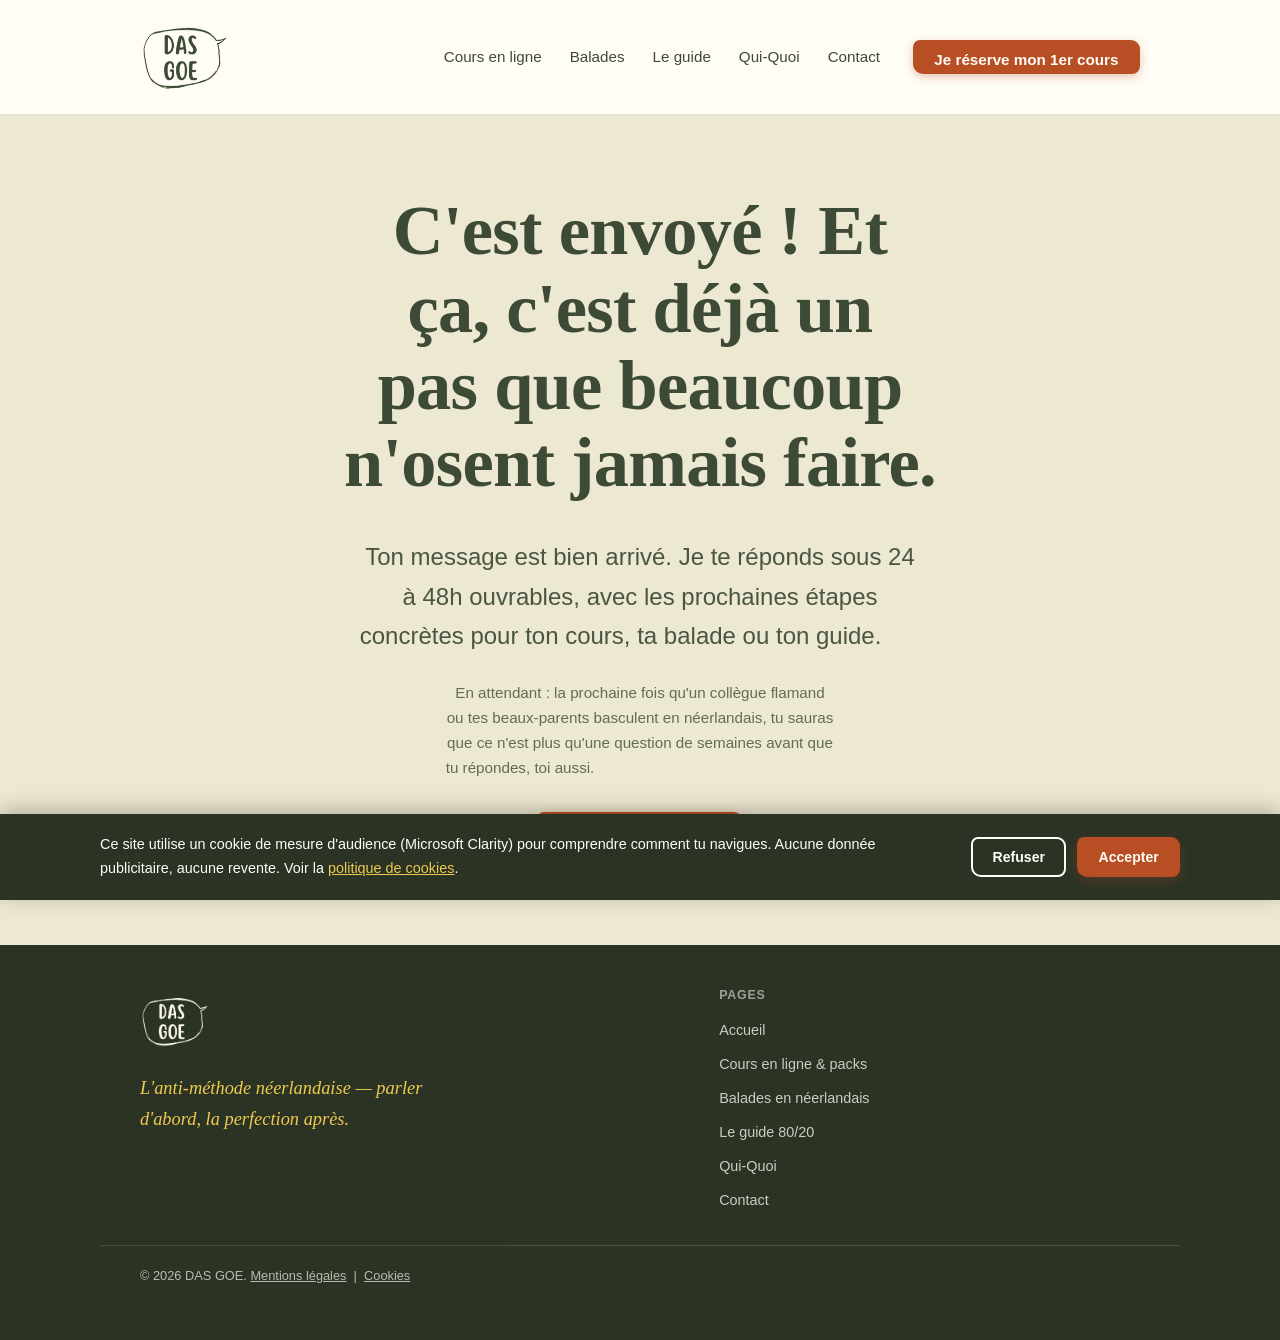
<file: merci.html>
<!doctype html>
<html lang="fr">
<head>
<meta charset="utf-8">
<meta name="viewport" content="width=device-width, initial-scale=1">
<meta name="format-detection" content="telephone=no, date=no, address=no, email=no">
<title>Message envoyé — DAS GOE</title>
<meta name="description" content="Ton message a bien été envoyé à DAS GOE.">
<meta name="robots" content="noindex, follow">
<link rel="stylesheet" href="css/style.css">
</head>
<body>
<a class="skip-link" href="#main">Aller au contenu</a>

<header class="site-header">
  <div class="wrap nav">
    <a href="index.html" class="brand"><img src="images/badges/logo-das-goe-nav.webp" width="120" height="120" alt="" class="brand-logo-img"> <span class="sr-only">DAS GOE</span></a>
    <nav aria-label="Navigation principale">
      <ul class="nav-links">
        <li><a href="cours-en-ligne.html">Cours en ligne</a></li>
        <li><a href="balades.html">Balades</a></li>
        <li><a href="guide.html">Le guide</a></li>
        <li><a href="qui-quoi.html">Qui-Quoi</a></li>
        <li><a href="contact.html">Contact</a></li>
        <li><a href="cours-en-ligne.html#options" class="nav-cta">Je réserve mon 1er cours</a></li>
      </ul>
    </nav>
    <button class="nav-toggle" aria-label="Ouvrir le menu" aria-expanded="false" aria-controls="mobile-panel">
      <span></span><span></span><span></span>
    </button>
  </div>
  <div class="mobile-panel wrap" id="mobile-panel">
    <a href="index.html">Accueil</a>
    <a href="cours-en-ligne.html">Cours en ligne</a>
    <a href="balades.html">Balades</a>
    <a href="guide.html">Le guide</a>
    <a href="qui-quoi.html">Qui-Quoi</a>
    <a href="contact.html">Contact</a>
    <a href="cours-en-ligne.html#options" class="btn btn-primary">Je réserve mon 1er cours</a>
  </div>
</header>

<main id="main">
  <section class="hero" style="padding-block: clamp(3rem,6vw,5rem); text-align:center;">
    <div class="wrap hero-inner">
      <h1>C'est envoyé&nbsp;! Et ça, c'est déjà un pas que beaucoup n'osent jamais faire.</h1>
      <p class="lede">Ton message est bien arrivé. Je te réponds sous 24 à 48h ouvrables, avec les prochaines étapes concrètes pour ton cours, ta balade ou ton guide.</p>
      <p class="fine">En attendant&nbsp;: la prochaine fois qu'un collègue flamand ou tes beaux-parents basculent en néerlandais, tu sauras que ce n'est plus qu'une question de semaines avant que tu répondes, toi aussi.</p>
      <div class="btn-row" style="justify-content:center;">
        <a href="index.html" class="btn btn-primary">Retour à l'accueil</a>
      </div>
    </div>
  </section>
</main>

<footer class="site-footer">
  <div class="wrap footer-grid">
    <div>
      <div class="footer-logo-row"><img src="images/badges/logo-das-goe-paper.webp" alt="" width="700" height="700" loading="lazy"><p class="brand-line sr-only">DAS GOE</p></div>
      <p class="footer-tagline">L'anti-méthode néerlandaise — parler d'abord, la perfection après.</p>
    </div>
    <nav aria-label="Plan du site">
      <p class="footer-nav-heading">Pages</p>
      <ul>
        <li><a href="index.html">Accueil</a></li>
        <li><a href="cours-en-ligne.html">Cours en ligne &amp; packs</a></li>
        <li><a href="balades.html">Balades en néerlandais</a></li>
        <li><a href="guide.html">Le guide 80/20</a></li>
        <li><a href="qui-quoi.html">Qui-Quoi</a></li>
        <li><a href="contact.html">Contact</a></li>
      </ul>
    </nav>
  </div>
  <div class="wrap legal">
    <p>© 2026 DAS GOE. <a href="mentions-legales.html">Mentions légales</a> &nbsp;|&nbsp; <a href="cookies.html">Cookies</a></p>
  </div>
</footer>

<div class="cookie-banner" role="dialog" aria-label="Consentement cookies">
  <div class="cookie-banner-inner">
    <p>Ce site utilise un cookie de mesure d'audience (Microsoft Clarity) pour comprendre comment tu navigues. Aucune donnée publicitaire, aucune revente. Voir la <a href="cookies.html">politique de cookies</a>.</p>
    <div class="cookie-banner-actions">
      <button type="button" class="btn btn-ghost cookie-refuse" style="color:var(--paper-soft);">Refuser</button>
      <button type="button" class="btn btn-primary cookie-accept">Accepter</button>
    </div>
  </div>
</div>

<script src="js/main.js"></script>
</body>
</html>
</file>
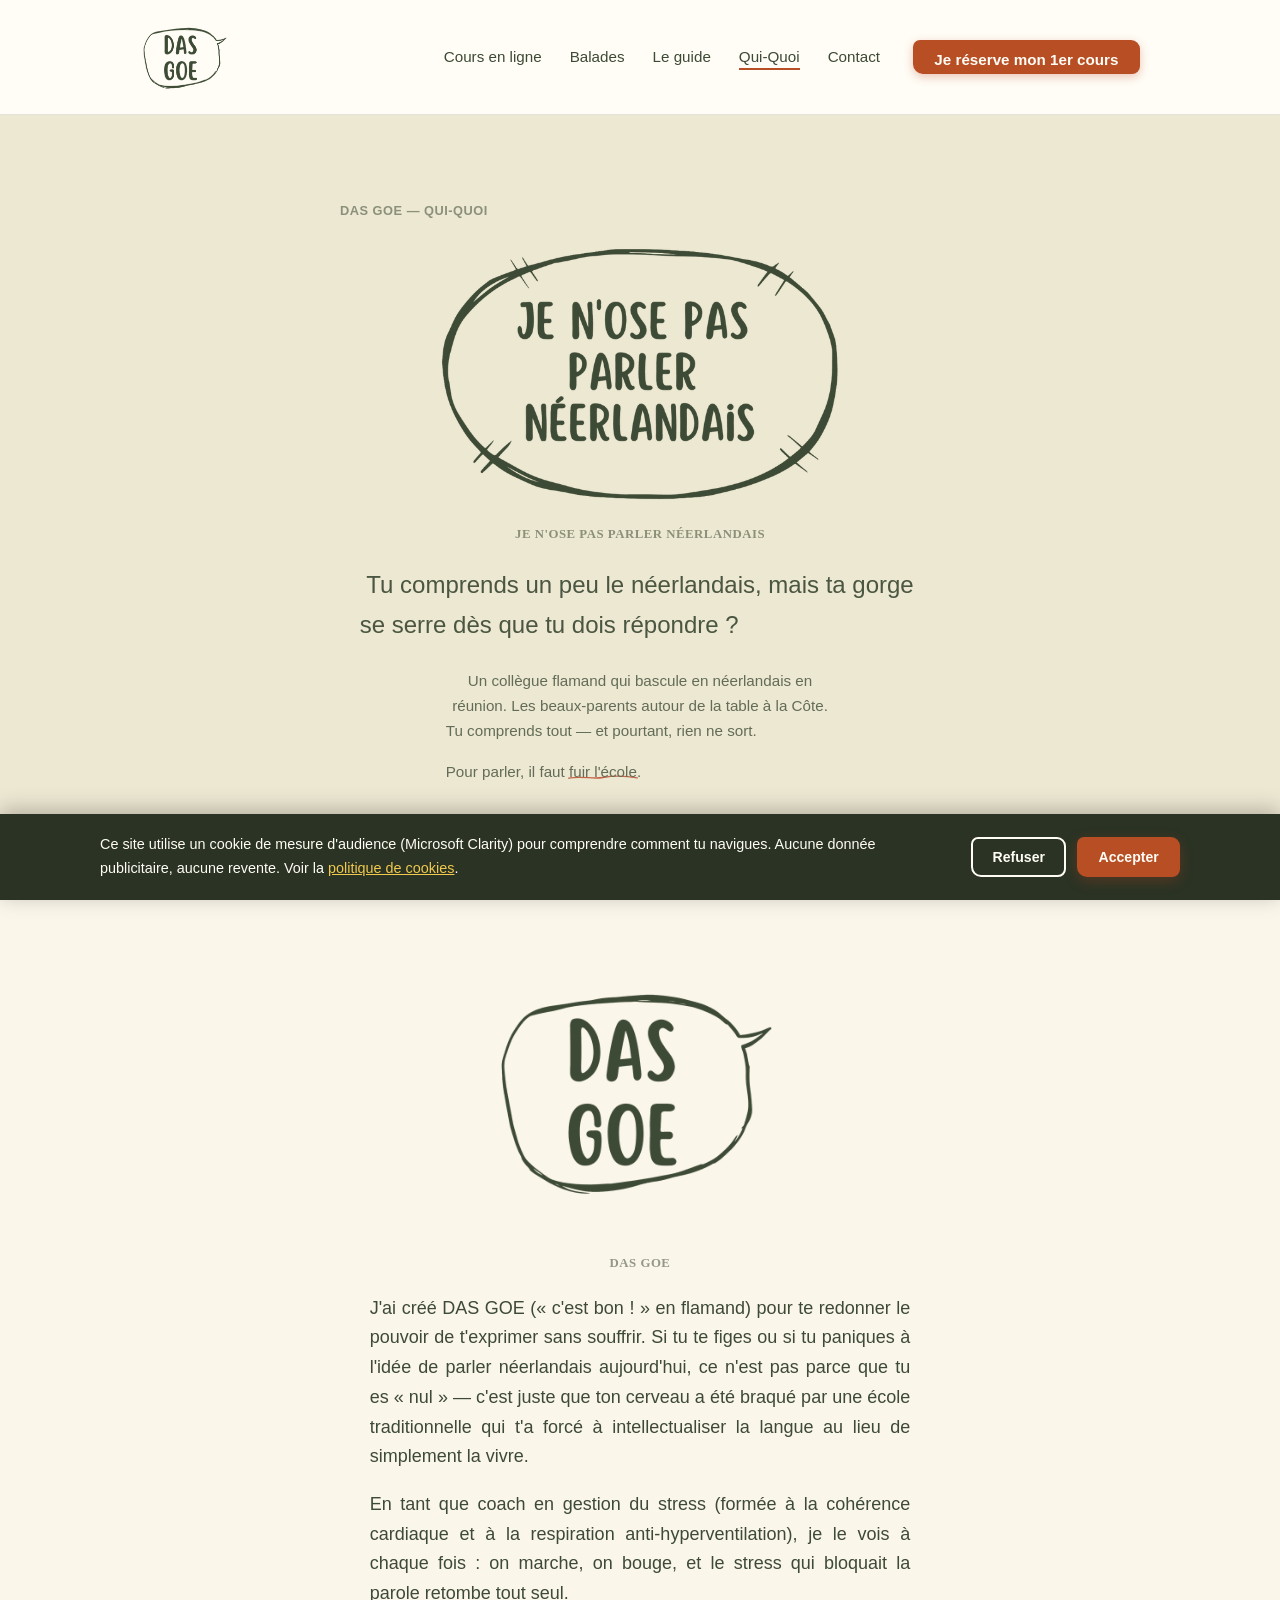
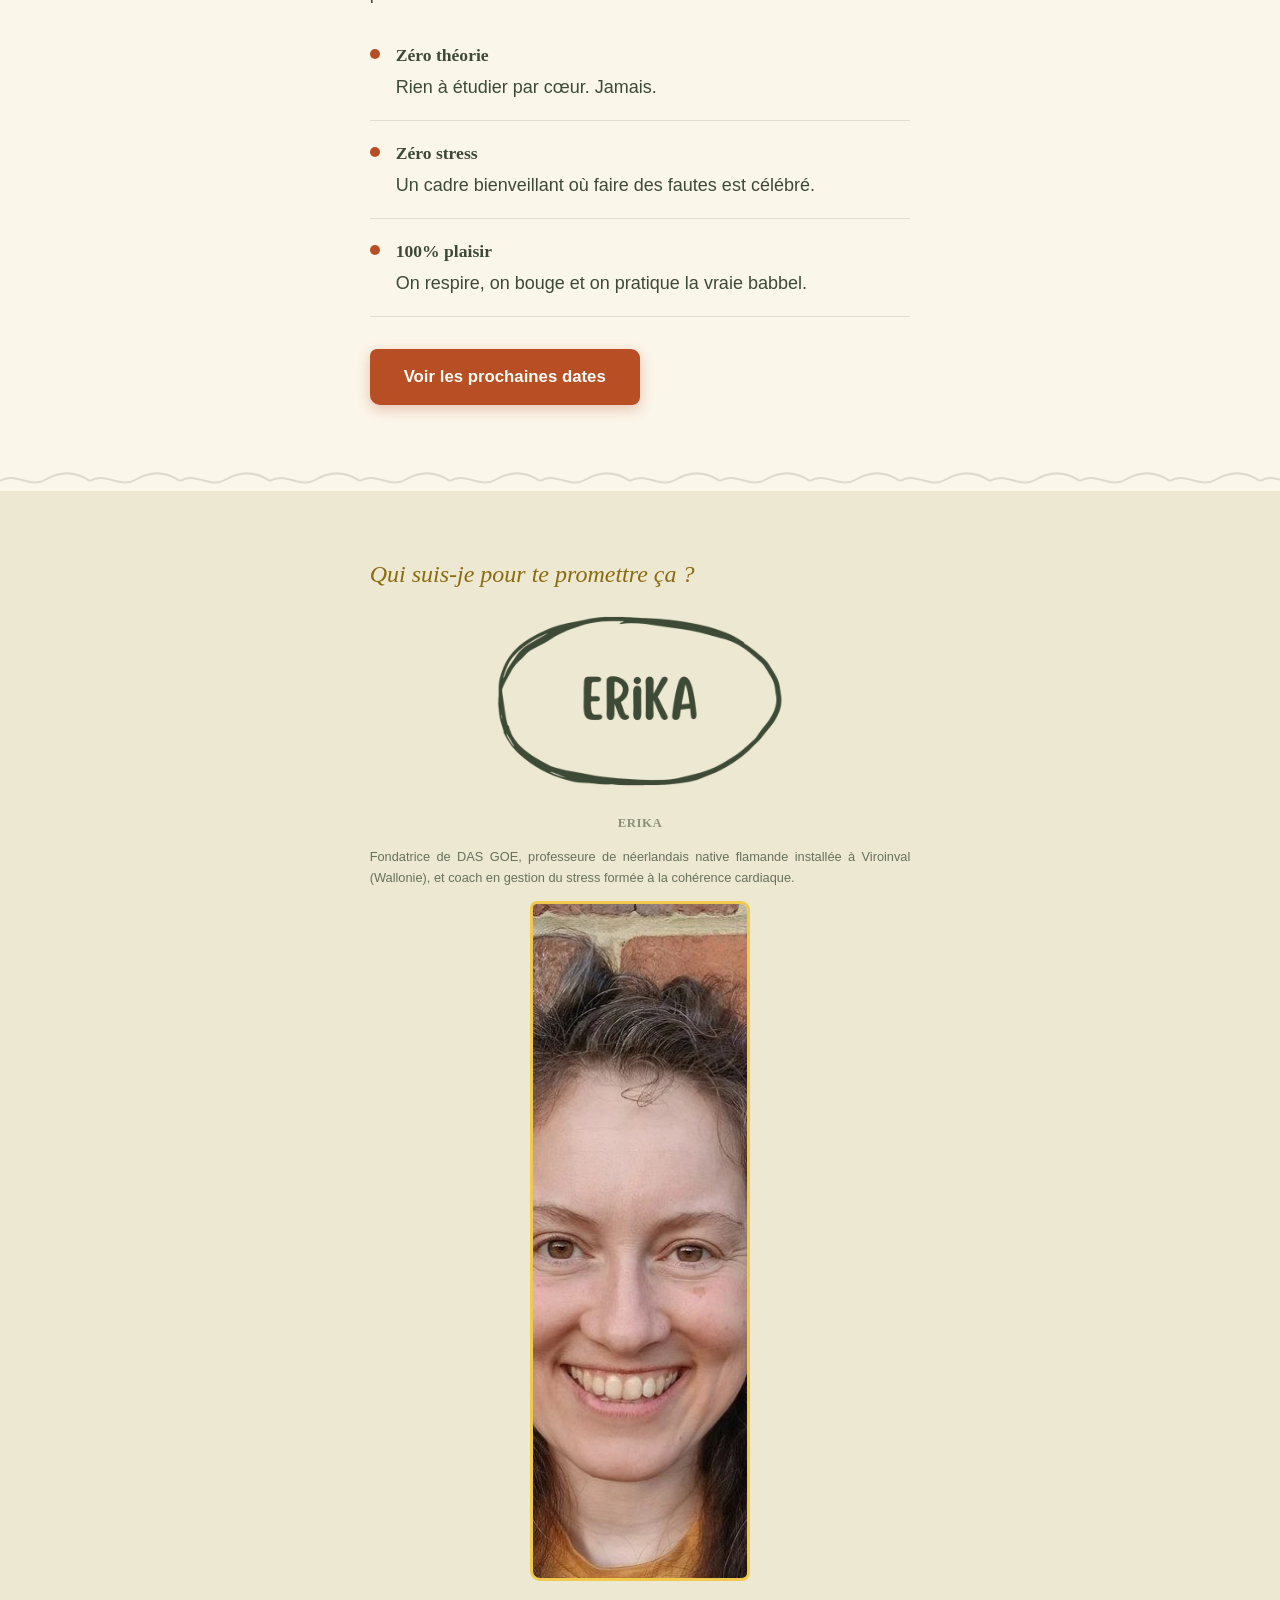
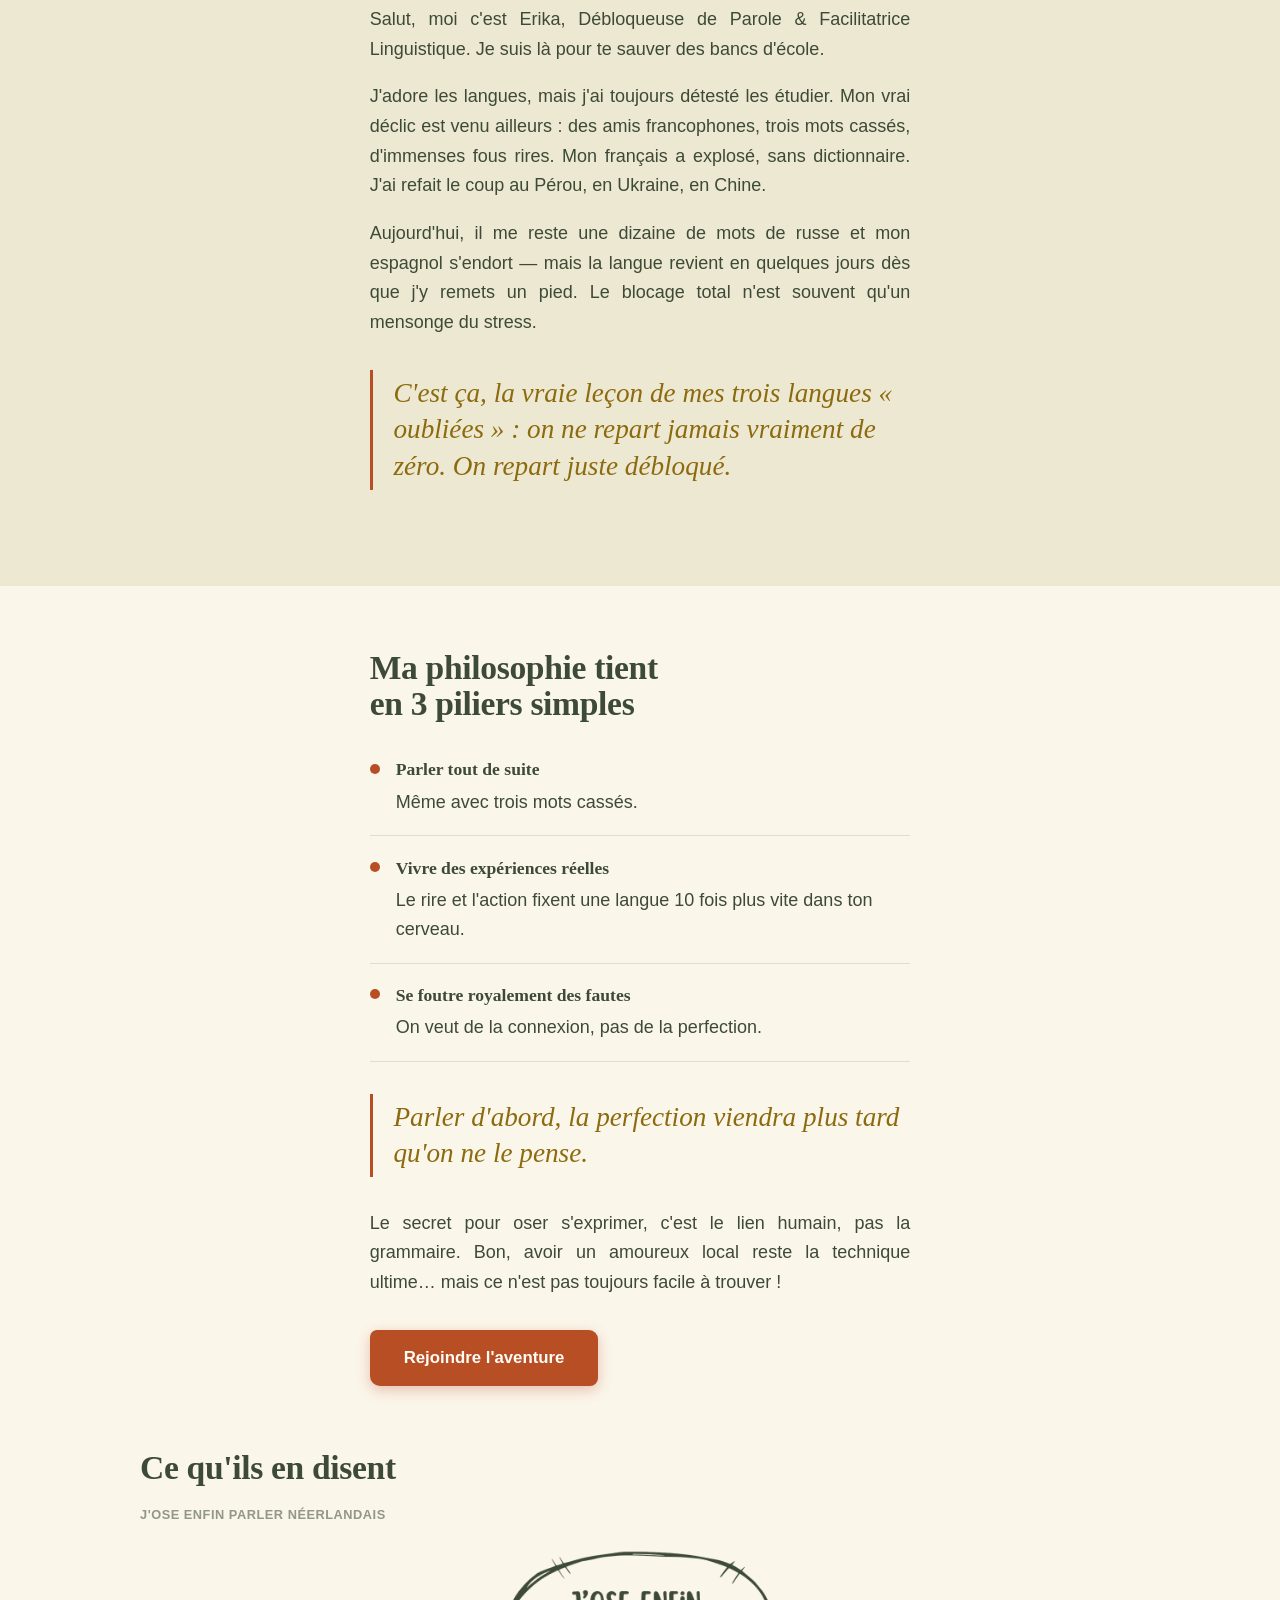
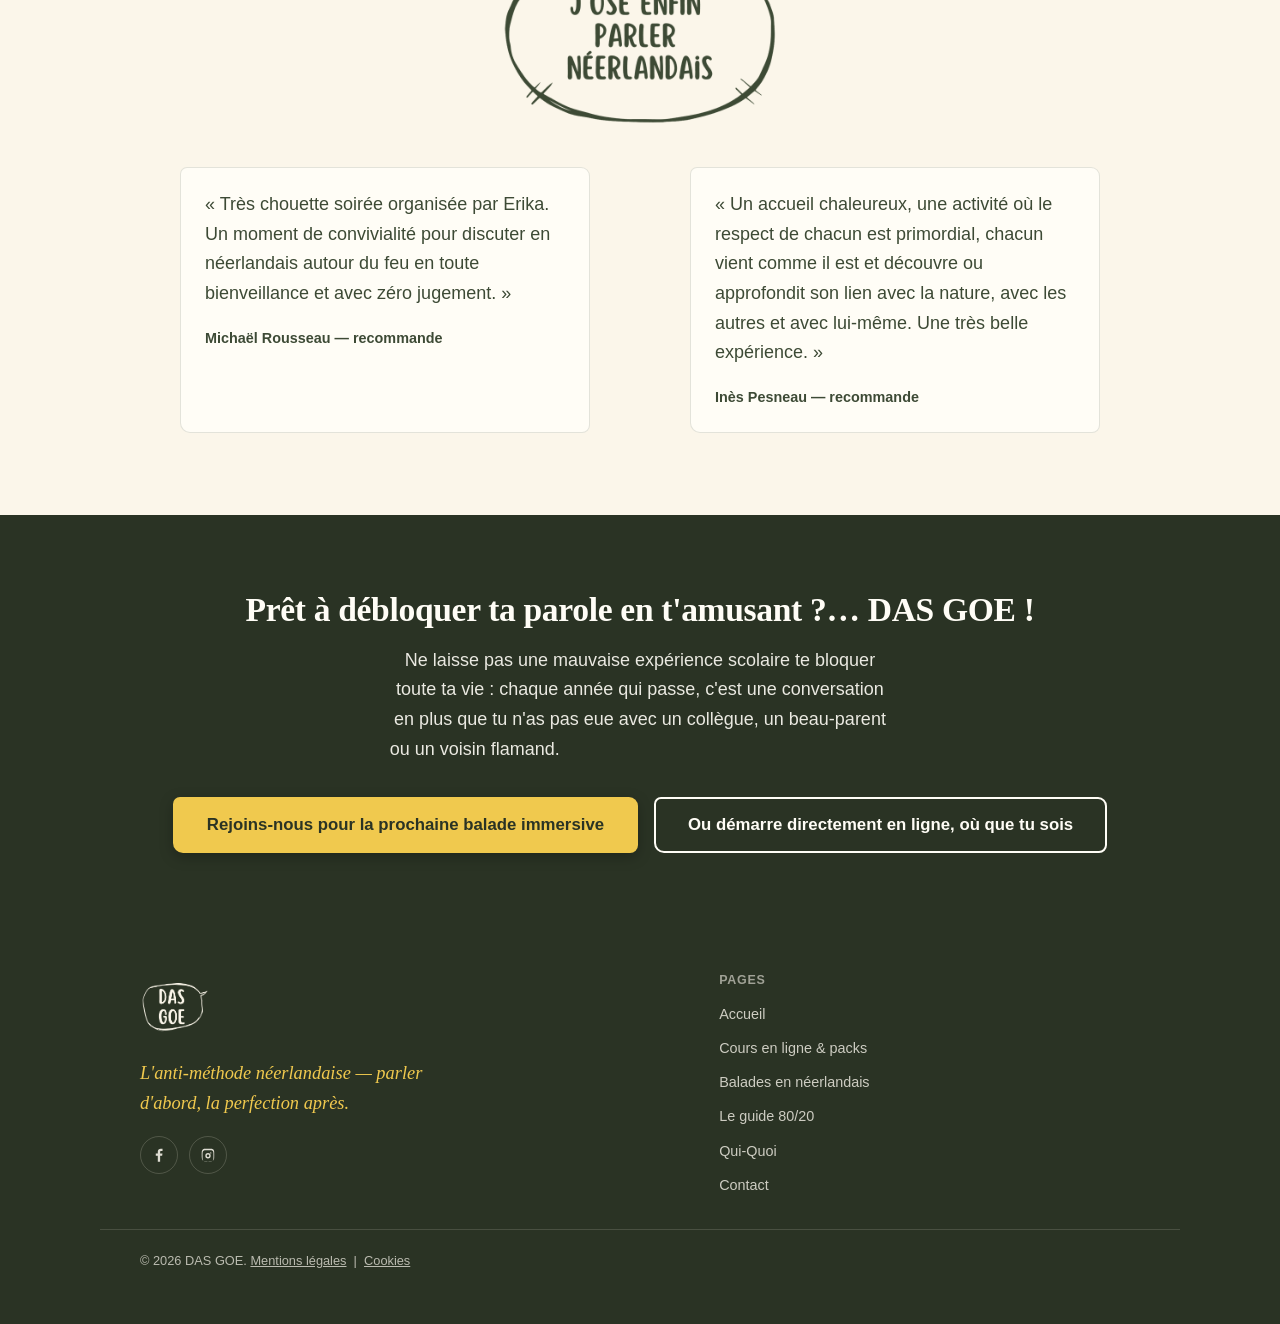
<file: qui-quoi.html>
<!doctype html>
<html lang="fr">
<head>
<meta charset="utf-8">
<meta name="viewport" content="width=device-width, initial-scale=1">
<meta name="format-detection" content="telephone=no, date=no, address=no, email=no">
<title>Qui suis-je ? — DAS GOE, l'anti-méthode néerlandaise</title>
<meta name="description" content="Découvre Erika, débloqueuse de parole, et la philosophie DAS GOE : parler d'abord, la perfection après. Zéro théorie, zéro stress, 100% plaisir.">
<link rel="canonical" href="https://dasgoe.be/qui-quoi.html">
<meta property="og:title" content="Qui-Quoi — DAS GOE">
<meta property="og:description" content="Erika, Débloqueuse de Parole & Facilitatrice Linguistique. La philosophie derrière DAS GOE.">
<meta property="og:type" content="website">
<meta property="og:url" content="https://dasgoe.be/qui-quoi.html">
<link rel="stylesheet" href="css/style.css">
<script type="application/ld+json">
{
  "@context": "https://schema.org",
  "@type": "ProfessionalService",
  "name": "DAS GOE",
  "url": "https://dasgoe.be/",
  "description": "Cours de néerlandais en ligne et balades immersives en néerlandais, pour francophones qui comprennent la langue mais n'osent pas la parler.",
  "review": [
    {
      "@type": "Review",
      "author": { "@type": "Person", "name": "Michaël Rousseau" },
      "reviewBody": "Très chouette soirée organisée par Erika. Un moment de convivialité pour discuter en néerlandais autour du feu en toute bienveillance et avec zéro jugement."
    },
    {
      "@type": "Review",
      "author": { "@type": "Person", "name": "Inès Pesneau" },
      "reviewBody": "Un accueil chaleureux, une activité où le respect de chacun est primordial, chacun vient comme il est et découvre ou approfondit son lien avec la nature, avec les autres et avec lui-même. Une très belle expérience."
    }
  ]
}
</script>
</head>
<body>
<a class="skip-link" href="#main">Aller au contenu</a>

<header class="site-header">
  <div class="wrap nav">
    <a href="index.html" class="brand"><img src="images/badges/logo-das-goe-nav.webp" width="120" height="120" alt="" class="brand-logo-img"> <span class="sr-only">DAS GOE</span></a>
    <nav aria-label="Navigation principale">
      <ul class="nav-links">
        <li><a href="cours-en-ligne.html">Cours en ligne</a></li>
        <li><a href="balades.html">Balades</a></li>
        <li><a href="guide.html">Le guide</a></li>
        <li><a href="qui-quoi.html" aria-current="page">Qui-Quoi</a></li>
        <li><a href="contact.html">Contact</a></li>
        <li><a href="cours-en-ligne.html#options" class="nav-cta">Je réserve mon 1er cours</a></li>
      </ul>
    </nav>
    <button class="nav-toggle" aria-label="Ouvrir le menu" aria-expanded="false" aria-controls="mobile-panel">
      <span></span><span></span><span></span>
    </button>
  </div>
  <div class="mobile-panel wrap" id="mobile-panel">
    <a href="index.html">Accueil</a>
    <a href="cours-en-ligne.html">Cours en ligne</a>
    <a href="balades.html">Balades</a>
    <a href="guide.html">Le guide</a>
    <a href="qui-quoi.html">Qui-Quoi</a>
    <a href="contact.html">Contact</a>
    <a href="cours-en-ligne.html#options" class="btn btn-primary">Je réserve mon 1er cours</a>
  </div>
</header>

<main id="main">

  <section class="hero">
    <div class="wrap hero-inner">
      <p class="caption-visible">DAS GOE — Qui-Quoi</p>
      <div class="badge-row left"><img src="images/badges/badge-je-nose-pas-ink.webp" width="520" height="304" alt="Je n'ose pas parler néerlandais" class="badge"></div>
      <h1 class="caption-visible">Je n'ose pas parler néerlandais</h1>
      <p class="lede">Tu comprends un peu le néerlandais, mais ta gorge se serre dès que tu dois répondre&nbsp;?</p>
      <p class="fine">Un collègue flamand qui bascule en néerlandais en réunion. Les beaux-parents autour de la table à la Côte. Tu comprends tout — et pourtant, rien ne sort.</p>
      <p class="fine">Pour parler, il faut <span class="scribble">fuir l'école</span>.</p>
    </div>
  </section>

  <section class="section-paper">
    <div class="wrap lead-block">
      <div class="badge-row left"><img src="images/badges/logo-das-goe-ink.webp" width="700" height="700" alt="" class="badge badge-sm"></div>
      <h2 class="caption-visible">DAS GOE</h2>
      <p>J'ai créé DAS GOE (« c'est bon&nbsp;! » en flamand) pour te redonner le pouvoir de t'exprimer sans souffrir. Si tu te figes ou si tu paniques à l'idée de parler néerlandais aujourd'hui, ce n'est pas parce que tu es « nul » — c'est juste que ton cerveau a été braqué par une école traditionnelle qui t'a forcé à intellectualiser la langue au lieu de simplement la vivre.</p>
      <p>En tant que coach en gestion du stress (formée à la cohérence cardiaque et à la respiration anti-hyperventilation), je le vois à chaque fois&nbsp;: on marche, on bouge, et le stress qui bloquait la parole retombe tout seul.</p>

      <ul class="pillars">
        <li><div><strong>Zéro théorie</strong><p>Rien à étudier par cœur. Jamais.</p></div></li>
        <li><div><strong>Zéro stress</strong><p>Un cadre bienveillant où faire des fautes est célébré.</p></div></li>
        <li><div><strong>100% plaisir</strong><p>On respire, on bouge et on pratique la vraie babbel.</p></div></li>
      </ul>

      <div class="btn-row">
        <a href="balades.html" class="btn btn-primary">Voir les prochaines dates</a>
      </div>
    </div>
  </section>

  <div class="divider" role="presentation"></div>

  <section class="section-dark">
    <div class="wrap" style="max-width:62ch;">
      <p class="eyebrow">Qui suis-je pour te promettre ça&nbsp;?</p>
      <img src="images/badges/badge-erika-ink.webp" width="520" height="333" alt="Erika, fondatrice de DAS GOE" loading="lazy" class="badge badge-sm" style="margin-bottom:1.2rem;">
      <h2 class="caption-visible">Erika</h2>
      <p style="font-size:.8rem; opacity:.75; margin-top:-.5rem;">Fondatrice de DAS GOE, professeure de néerlandais native flamande installée à Viroinval (Wallonie), et coach en gestion du stress formée à la cohérence cardiaque.</p>
      <img src="images/photos/erika-portret-square.webp" width="680" height="680" alt="Erika, fondatrice de DAS GOE, souriante devant un mur de briques" loading="lazy" class="portrait-float">
      <p>Salut, moi c'est Erika, Débloqueuse de Parole &amp; Facilitatrice Linguistique. Je suis là pour te sauver des bancs d'école.</p>
      <p>J'adore les langues, mais j'ai toujours détesté les étudier. Mon vrai déclic est venu ailleurs&nbsp;: des amis francophones, trois mots cassés, d'immenses fous rires. Mon français a explosé, sans dictionnaire. J'ai refait le coup au Pérou, en Ukraine, en Chine.</p>
      <p>Aujourd'hui, il me reste une dizaine de mots de russe et mon espagnol s'endort — mais la langue revient en quelques jours dès que j'y remets un pied. Le blocage total n'est souvent qu'un mensonge du stress.</p>
      <p class="pull-quote">C'est ça, la vraie leçon de mes trois langues « oubliées »&nbsp;: on ne repart jamais vraiment de zéro. On repart juste débloqué.</p>
    </div>
  </section>

  <section class="section-paper">
    <div class="wrap lead-block">
      <h2>Ma philosophie tient en 3 piliers simples</h2>
      <ul class="pillars">
        <li><div><strong>Parler tout de suite</strong><p>Même avec trois mots cassés.</p></div></li>
        <li><div><strong>Vivre des expériences réelles</strong><p>Le rire et l'action fixent une langue 10 fois plus vite dans ton cerveau.</p></div></li>
        <li><div><strong>Se foutre royalement des fautes</strong><p>On veut de la connexion, pas de la perfection.</p></div></li>
      </ul>
      <p class="pull-quote">Parler d'abord, la perfection viendra plus tard qu'on ne le pense.</p>
      <p style="margin-top:1.5rem;">Le secret pour oser s'exprimer, c'est le lien humain, pas la grammaire. Bon, avoir un amoureux local reste la technique ultime… mais ce n'est pas toujours facile à trouver&nbsp;!</p>
      <div class="btn-row">
        <a href="cours-en-ligne.html#options" class="btn btn-primary">Rejoindre l'aventure</a>
      </div>
    </div>
  </section>

  <section class="section-paper" style="padding-top:0;">
    <div class="wrap">
      <h2>Ce qu'ils en disent</h2>
      <p class="caption-visible">J'ose enfin parler néerlandais</p>
      <img src="images/badges/badge-jose-enfin-ink.webp" width="520" height="304" alt="J’ose enfin parler néerlandais" loading="lazy" class="badge badge-sm" style="margin-bottom:1rem;">
      <div class="testimonials">
        <blockquote class="testimonial">
          <p>« Très chouette soirée organisée par Erika. Un moment de convivialité pour discuter en néerlandais autour du feu en toute bienveillance et avec zéro jugement. »</p>
          <cite>Michaël Rousseau — recommande</cite>
        </blockquote>
        <blockquote class="testimonial">
          <p>« Un accueil chaleureux, une activité où le respect de chacun est primordial, chacun vient comme il est et découvre ou approfondit son lien avec la nature, avec les autres et avec lui-même. Une très belle expérience. »</p>
          <cite>Inès Pesneau — recommande</cite>
        </blockquote>
      </div>
    </div>
  </section>

  <section class="final-cta">
    <div class="wrap">
      <h2>Prêt à débloquer ta parole en t'amusant&nbsp;?… DAS GOE&nbsp;!</h2>
      <p>Ne laisse pas une mauvaise expérience scolaire te bloquer toute ta vie&nbsp;: chaque année qui passe, c'est une conversation en plus que tu n'as pas eue avec un collègue, un beau-parent ou un voisin flamand.</p>
      <div class="btn-row">
        <a href="balades.html" class="btn btn-on-dark">Rejoins-nous pour la prochaine balade immersive</a>
        <a href="cours-en-ligne.html#options" class="btn btn-ghost" style="color:var(--paper-soft);">Ou démarre directement en ligne, où que tu sois</a>
      </div>
    </div>
  </section>

</main>

<footer class="site-footer">
  <div class="wrap footer-grid">
    <div>
      <div class="footer-logo-row"><img src="images/badges/logo-das-goe-paper.webp" alt="" width="700" height="700" loading="lazy"><p class="brand-line sr-only">DAS GOE</p></div>
      <p class="footer-tagline">L'anti-méthode néerlandaise — parler d'abord, la perfection après.</p>
      <ul class="social-links">
        <li><a href="#" aria-label="DAS GOE sur Facebook"><svg viewBox="0 0 24 24" aria-hidden="true"><path d="M13.5 21v-8h2.7l.4-3.1h-3.1V8c0-.9.25-1.5 1.55-1.5H16.7V3.7C16.4 3.65 15.4 3.6 14.3 3.6c-2.3 0-3.9 1.4-3.9 4V10H7.7v3.1h2.7v8h3.1Z"/></svg></a></li>
        <li><a href="#" aria-label="DAS GOE sur Instagram"><svg viewBox="0 0 24 24" aria-hidden="true"><path d="M12 3.6c2.5 0 2.8 0 3.8.05 1 .05 1.6.2 2 .35.5.2.9.4 1.3.8.4.4.6.8.8 1.3.15.4.3 1 .35 2 .05 1 .05 1.3.05 3.8s0 2.8-.05 3.8c-.05 1-.2 1.6-.35 2-.2.5-.4.9-.8 1.3-.4.4-.8.6-1.3.8-.4.15-1 .3-2 .35-1 .05-1.3.05-3.8.05s-2.8 0-3.8-.05c-1-.05-1.6-.2-2-.35a3.6 3.6 0 0 1-1.3-.8 3.6 3.6 0 0 1-.8-1.3c-.15-.4-.3-1-.35-2C3.6 14.8 3.6 14.5 3.6 12s0-2.8.05-3.8c.05-1 .2-1.6.35-2 .2-.5.4-.9.8-1.3.4-.4.8-.6 1.3-.8.4-.15 1-.3 2-.35C9.2 3.6 9.5 3.6 12 3.6Zm0 2.16c-2.45 0-2.73 0-3.7.05-.83.04-1.28.17-1.58.29-.4.15-.68.34-.98.64-.3.3-.49.58-.64.98-.12.3-.25.75-.29 1.58-.05.97-.05 1.25-.05 3.7s0 2.73.05 3.7c.04.83.17 1.28.29 1.58.15.4.34.68.64.98.3.3.58.49.98.64.3.12.75.25 1.58.29.97.05 1.25.05 3.7.05s2.73 0 3.7-.05c.83-.04 1.28-.17 1.58-.29.4-.15.68-.34.98-.64.3-.3.49-.58.64-.98.12-.3.25-.75.29-1.58.05-.97.05-1.25.05-3.7s0-2.73-.05-3.7c-.04-.83-.17-1.28-.29-1.58a2.6 2.6 0 0 0-.64-.98 2.6 2.6 0 0 0-.98-.64c-.3-.12-.75-.25-1.58-.29-.97-.05-1.25-.05-3.7-.05Zm0 3.68a3.56 3.56 0 1 1 0 7.12 3.56 3.56 0 0 1 0-7.12Zm0 1.87a1.69 1.69 0 1 0 0 3.38 1.69 1.69 0 0 0 0-3.38Zm4.53-2.06a.83.83 0 1 1-1.66 0 .83.83 0 0 1 1.66 0Z"/></svg></a></li>
      </ul>
    </div>
    <nav aria-label="Plan du site">
      <p class="footer-nav-heading">Pages</p>
      <ul>
        <li><a href="index.html">Accueil</a></li>
        <li><a href="cours-en-ligne.html">Cours en ligne &amp; packs</a></li>
        <li><a href="balades.html">Balades en néerlandais</a></li>
        <li><a href="guide.html">Le guide 80/20</a></li>
        <li><a href="qui-quoi.html">Qui-Quoi</a></li>
        <li><a href="contact.html">Contact</a></li>
      </ul>
    </nav>
  </div>
  <div class="wrap legal">
    <p>© 2026 DAS GOE. <a href="mentions-legales.html">Mentions légales</a> &nbsp;|&nbsp; <a href="cookies.html">Cookies</a></p>
  </div>
</footer>

<div class="cookie-banner" role="dialog" aria-label="Consentement cookies">
  <div class="cookie-banner-inner">
    <p>Ce site utilise un cookie de mesure d'audience (Microsoft Clarity) pour comprendre comment tu navigues. Aucune donnée publicitaire, aucune revente. Voir la <a href="cookies.html">politique de cookies</a>.</p>
    <div class="cookie-banner-actions">
      <button type="button" class="btn btn-ghost cookie-refuse" style="color:var(--paper-soft);">Refuser</button>
      <button type="button" class="btn btn-primary cookie-accept">Accepter</button>
    </div>
  </div>
</div>

<script src="js/main.js"></script>
</body>
</html>
</file>
<file: css/style.css>
/* ===========================================================
   DAS GOE — design tokens
   Kleurenschema C — "Zonnig & toegankelijk". Contrastverhoudingen
   berekend en getoetst aan WCAG (zie README.md voor de tabel).
   Signatuur: handgetekende "correctie"-bubbels — een knipoog
   naar "fouten vieren, perfectie is niet de poort".

   Geen externe lettertypes: --font-display en --font-body zijn
   pure systeemfont-stacks (geen <link>, geen @import, geen
   preconnect nodig — nul font-laadtijd).
   =========================================================== */

:root{
  /* kleur — basis (palet 9: Krijtbord & stift) */
  --paper:      #FBF6EA;
  --paper-soft: #FFFDF6;
  --tint:       #EDE8D2;
  --ink:        #3D4A35;

  /* kleur — accenten */
  --coral:      #B84E24;
  --coral-light:#E8734A;
  --mustard:    #F0C94E; /* WAARSCHUWING: 1.48:1 contrast op --paper. Enkel als achtergrond
                             gebruiken met donkere tekst erop (--ink/--deep), NOOIT als
                             directe tekstkleur op een lichte achtergrond. */
  --mustard-text:#8C6A0E;

  /* kleur — enige overgebleven donkere vlak: footer/slot-CTA */
  --deep:       #2A3324;

  --line-soft:  rgba(61,74,53,.14);
  --line-dark:  rgba(251,246,234,.18);

  /* type — systeemfont-stack, GEEN Google Fonts meer.
     Verwijdert 4 netwerkverzoeken per pagina (preconnect x2, font-css,
     woff2-bestanden) en elk risico op font-swap/layout shift. */
  --font-display: Georgia, 'Iowan Old Style', Palatino, 'Palatino Linotype', 'Book Antiqua', serif;
  --font-body: -apple-system, BlinkMacSystemFont, 'Segoe UI', Roboto, 'Helvetica Neue', Arial, sans-serif;

  /* schaal */
  --step-0: clamp(1rem, 0.95rem + 0.25vw, 1.125rem);
  --step-1: clamp(1.25rem, 1.15rem + 0.5vw, 1.5rem);
  --step-2: clamp(1.6rem, 1.4rem + 1vw, 2.1rem);
  --step-3: clamp(2.1rem, 1.7rem + 2vw, 3.2rem);
  --step-4: clamp(2.6rem, 2rem + 3vw, 4.4rem);

  --radius: 7px 9px 8px 10px;
  --max: 1080px;
}

*, *::before, *::after{ box-sizing: border-box; }
html{ scroll-behavior: smooth; }
body{
  margin:0;
  background: var(--paper);
  color: var(--ink);
  font-family: var(--font-body);
  font-size: var(--step-0);
  line-height: 1.65;
  -webkit-font-smoothing: antialiased;
}
img{ max-width:100%; display:block; }
a{ color: inherit; }
h1,h2,h3{
  font-family: var(--font-display);
  font-weight: 600;
  line-height: 1.1;
  margin: 0 0 .5em;
  letter-spacing: -0.01em;
  text-wrap: balance;
}
h1{ font-size: var(--step-4); }
h2{ font-size: var(--step-2); }
h3{ font-size: var(--step-1); }

p{
  margin: 0 0 1em;
  text-align: justify;
  text-align-last: left;
  hyphens: auto;
  -webkit-hyphens: auto;
}
li p, .eyebrow, .lede, .fine, blockquote p, .pull-quote, .price, .btn, summary, figcaption{
  text-align: left;
  hyphens: none;
}

.eyebrow{
  display:inline-block;
  font-family: var(--font-display);
  font-style: italic;
  font-weight: 500;
  font-size: var(--step-1);
  color: var(--mustard-text);
  margin-bottom: .4em;
}
.wrap{
  max-width: var(--max);
  margin-inline: auto;
  padding-inline: 1.5rem;
}
@media (min-width:640px){ .wrap{ padding-inline: 2.5rem; } }

.skip-link{
  position:absolute; left:-999px; top:auto;
  background:var(--coral); color:var(--paper-soft);
  padding:.75rem 1rem; z-index:1000; border-radius:4px;
}
.skip-link:focus{ left:1rem; top:1rem; }
:focus-visible{ outline: 3px solid var(--coral); outline-offset: 2px; }

.site-header{
  position: sticky; top:0; z-index: 100;
  background: var(--paper-soft);
  border-bottom: 1px solid var(--line-soft);
}
.nav{
  display:flex; align-items:center; justify-content:space-between;
  padding-block: .7rem;
}
.brand{
  font-family: var(--font-display);
  font-weight: 600;
  font-size: 1.35rem;
  text-decoration:none;
  letter-spacing: -0.01em;
  position: relative;
  display: flex;
  align-items: center;
  gap: .65rem;
}
.brand .accent{ color: var(--coral); }
.nav-links{
  display:none;
  gap: 1.75rem;
  list-style:none; margin:0; padding:0;
}
.nav-links a{
  text-decoration:none;
  font-size: .95rem;
  padding-bottom: 3px;
  border-bottom: 2px solid transparent;
}
.nav-links a:hover, .nav-links a[aria-current="page"]{
  border-bottom-color: var(--coral);
}
.nav-cta{
  display: inline-flex;
  align-items: center;
  justify-content: center;
  background: var(--coral);
  color: var(--paper-soft) !important;
  padding: .65rem 1.35rem;
  border-radius: var(--radius);
  text-decoration:none;
  font-weight:700;
  font-size:.92rem;
  line-height: 1.2;
  white-space: nowrap;
  box-shadow: 0 3px 10px rgba(184,67,37,.3);
  margin-left: .3rem;
}
.nav-cta:hover{ background: var(--ink); }
.nav-toggle{
  background:none; border:none; cursor:pointer;
  display:flex; flex-direction:column; justify-content:center; align-items:center; gap:5px;
  min-width:44px; min-height:44px; box-sizing:border-box;
}
.nav-toggle span{ width:24px; height:2px; background:var(--ink); display:block; }
@media (min-width: 860px){
  .nav-toggle{ display:none; }
  .nav-links{ display:flex; align-items:center; }
}
.mobile-panel{
  display:none;
  flex-direction:column;
  gap: .25rem;
  padding: 1rem 0 1.5rem;
  border-top: 1px solid var(--line-soft);
}
.mobile-panel.open{ display:flex; }
.mobile-panel a{ text-decoration:none; font-size:1.05rem; display:block; padding: .7rem .25rem; min-height:44px; box-sizing:border-box; }
@media (min-width:860px){ .mobile-panel{ display:none !important; } }

.hero{
  position: relative;
  background: var(--tint);
  color: var(--ink);
  overflow:hidden;
  padding-block: clamp(3.5rem, 6vw, 6rem);
}
.hero-inner{ position:relative; max-width: 680px; }
.hero h1{ color: var(--ink); }
.hero .lede{
  font-size: var(--step-1);
  opacity:.92;
  max-width: 42ch;
}
.hero .fine{
  font-size: .95rem;
  opacity:.78;
  max-width: 46ch;
}

.scribble{
  position:relative;
  white-space: nowrap;
}
.scribble::after{
  content:"";
  position:absolute;
  left:-2%; right:-2%; bottom:-.12em;
  height:.5em;
  background-image: url("data:image/svg+xml,%3Csvg xmlns='http://www.w3.org/2000/svg' width='200' height='16' viewBox='0 0 200 16'%3E%3Cpath d='M2 10 C 40 2, 70 14, 100 8 S 160 2, 198 9' stroke='%23B84325' stroke-width='4' fill='none' stroke-linecap='round'/%3E%3C/svg%3E");
  background-repeat: no-repeat;
  background-size: 100% 100%;
  z-index:-1;
}

.btn{
  display:inline-flex;
  align-items: center;
  justify-content: center;
  font-weight:700;
  font-size: 1.05rem;
  line-height: 1.2;
  text-decoration:none;
  padding: 1rem 2rem;
  border-radius: var(--radius);
  border: 2px solid transparent;
  cursor:pointer;
  transition: transform .12s ease, box-shadow .12s ease;
}
.btn-primary{ background: var(--coral); color: var(--paper-soft); box-shadow: 0 4px 14px rgba(184,67,37,.3); }
.btn-primary:hover{ background: #9E3A1F; transform: translateY(-1px); box-shadow: 0 6px 18px rgba(184,67,37,.4); }
.btn-on-dark{ background: var(--mustard); color: var(--deep); box-shadow: 0 4px 14px rgba(0,0,0,.25); }
.btn-on-dark:hover{ background: var(--paper-soft); transform: translateY(-1px); }
.btn-ghost{
  background:transparent; border-color: currentColor;
  color: inherit;
}
.btn-ghost:hover{ background: rgba(0,0,0,.05); }
.btn-row{ display:flex; flex-wrap:wrap; gap:1rem; align-items:center; margin-top:2rem; }

section{ padding-block: clamp(3rem, 5vw, 5rem); }
.section-paper{ background: var(--paper); }
.section-dark{ background: var(--tint); color: var(--ink); }
.section-dark h2, .section-dark h3{ color: var(--ink); }
.divider{
  height: 22px;
  background-repeat: repeat-x;
  background-size: 90px 22px;
  background-image: url("data:image/svg+xml,%3Csvg xmlns='http://www.w3.org/2000/svg' width='90' height='22' viewBox='0 0 90 22'%3E%3Cpath d='M0 12 C 15 2, 30 20, 45 11 S 75 2, 90 12' stroke='%233A2E22' stroke-opacity='0.14' stroke-width='2' fill='none'/%3E%3C/svg%3E");
}

.lead-block{ max-width: 62ch; }
.lead-block .eyebrow + h2{ margin-top:0; }

.pillars{
  list-style:none; margin: 2rem 0 0; padding:0;
  display: flex; flex-direction: column;
  max-width: 56ch;
}
.pillars li{
  display:flex; gap:1rem; align-items:flex-start;
  padding: 1.1rem 0;
  border-bottom: 1px solid var(--line-soft);
}
.pillars li:first-child{ padding-top: 0; }
.pillars li::before{
  content:"";
  flex-shrink:0;
  width: 10px; height:10px;
  margin-top: .45em;
  border-radius:50%;
  background: var(--coral);
}
.section-dark .pillars li{ border-color: var(--line-soft); }
.pillars strong{ display:block; font-family: var(--font-display); font-size:1.1rem; margin-bottom:.2rem; }
.pillars p{ margin:0; text-align:left; hyphens:none; }

.offer-grid{
  display:grid; gap: 1.25rem; margin-top: 2rem;
}
@media (min-width:720px){ .offer-grid{ grid-template-columns: repeat(3, 1fr); } }
.offer-card{
  background: var(--paper-soft);
  color: var(--ink);
  border: 1px solid var(--line-soft);
  border-radius: var(--radius);
  padding: 1.6rem;
  display:flex; flex-direction:column;
}
.offer-card p{ text-align:left; flex-grow:1; }
.offer-card .price{
  font-family: var(--font-display); font-size: 1.9rem; color: var(--coral); margin: .3rem 0 .6rem;
}
.offer-card h3{ margin-bottom:.3rem; }
.offer-card.featured{
  border-color: var(--coral);
  box-shadow: 0 0 0 1px var(--coral);
}
.offer-tag{
  align-self:flex-start;
  background: var(--mustard);
  color: var(--deep);
  font-size:.72rem; font-weight:700; letter-spacing:.04em; text-transform:uppercase;
  padding:.2rem .55rem; border-radius:4px; margin-bottom:.7rem;
}

.info-grid{
  display:grid; gap:1.5rem; margin-top:1.75rem;
  grid-template-columns: 1fr;
}
@media (min-width:640px){ .info-grid{ grid-template-columns: repeat(2,1fr); gap:1.75rem 2rem; } }
.info-item{
  background: var(--paper-soft);
  border-left: 3px solid var(--coral);
  border-radius: 0 8px 8px 0;
  padding: .9rem 1.2rem;
}
.info-item p{ text-align:left; }
.info-item .label{
  display:block; font-size:.78rem; text-transform:uppercase; letter-spacing:.06em;
  opacity:.6; margin-bottom:.3rem;
}

.guarantee{
  background: var(--paper-soft);
  color: var(--ink);
  border: 1px solid var(--line-soft);
  border-radius: var(--radius);
  padding: 2rem clamp(1.5rem, 4vw, 2.5rem);
  margin-top: 2rem;
  position:relative;
}
.guarantee p{ text-align:left; }
.guarantee h3{ color: var(--coral); }

.testimonials{
  display:grid; gap:1.25rem; margin-top:1.5rem;
}
@media (min-width:640px){ .testimonials{ grid-template-columns: repeat(2,1fr); } }
.testimonial{
  background: var(--paper-soft);
  border-radius: var(--radius);
  padding: 1.4rem 1.5rem;
  border: 1px solid var(--line-soft);
}
.testimonial p{ text-align:left; }
.testimonial cite{
  display:block; font-style:normal; font-weight:700; margin-top:.7rem; font-size:.9rem;
}
.testimonial .stars{ color: var(--coral); letter-spacing:.1em; }

.faq-list{ margin-top:1.5rem; }
.faq-item{
  border-bottom: 1px solid var(--line-soft);
  padding-block: 1.1rem;
}
.faq-item summary{
  cursor:pointer;
  font-family: var(--font-display);
  font-weight:600;
  font-size: 1.05rem;
  list-style:none;
  display:flex; justify-content:space-between; align-items:center; gap:1rem;
}
.faq-item summary::-webkit-details-marker{ display:none; }
.faq-item summary::after{
  content:"+";
  font-family: var(--font-body);
  font-size:1.4rem; color:var(--coral); flex-shrink:0;
}
.faq-item[open] summary::after{ content:"–"; }
.faq-item p{ margin-top:.7rem; max-width: 66ch; text-align:left; }

.crosslink-band{
  display:grid; gap:1rem; margin-top:2rem;
}
@media (min-width:640px){ .crosslink-band{ grid-template-columns: 1fr 1fr; } }
.crosslink{
  display:block; text-decoration:none;
  background: var(--paper-soft);
  border: 1px solid var(--line-soft);
  border-radius: var(--radius);
  padding: 1.3rem 1.4rem;
}
.crosslink p{ text-align:left; }
.crosslink .arrow{ color: var(--coral); font-weight:700; }

.final-cta{
  background: var(--deep);
  color: var(--paper-soft);
  text-align:center;
  padding-block: clamp(3rem,6vw,5rem);
  position:relative;
  overflow:hidden;
}
.final-cta h2{ color: var(--paper-soft); position:relative; }
.final-cta p{ opacity:.9; max-width: 50ch; margin-inline:auto; position:relative; text-align:center; }
.final-cta .btn-row{ justify-content:center; position:relative; }

.site-footer{
  background: var(--deep);
  color: rgba(255,251,242,.85);
  padding-block: 2.5rem;
  font-size: .9rem;
}
.footer-logo-row{
  display:flex; align-items:center; gap:.75rem;
  margin-bottom: 1rem;
}
.footer-logo-row img{ height: 72px; width:auto; }
.site-footer .brand-line{
  font-family: var(--font-display);
  color: var(--paper-soft);
  font-size:1.15rem;
  margin:0;
}
.footer-tagline{
  font-family: var(--font-display);
  font-style: italic;
  font-size: 1.15rem;
  color: var(--mustard);
  margin: 0 0 1.1rem;
  max-width: 32ch;
}
.footer-nav-heading{
  font-size: .78rem;
  font-weight: 700;
  letter-spacing: .06em;
  text-transform: uppercase;
  opacity: .65;
  margin: 0 0 .8rem;
}
.footer-grid{
  display:grid; gap:2rem;
}
@media (min-width:640px){ .footer-grid{ grid-template-columns: 1.3fr 1fr; align-items:start; } }
.footer-grid p{ text-align:left; }
.footer-grid nav ul{
  list-style:none; margin:0; padding:0;
  display:grid; gap:.65rem;
}
.footer-grid nav a{ text-decoration:none; opacity:.9; }
.footer-grid nav a:hover{ opacity:1; text-decoration:underline; }
.social-links{ display:flex; gap:.7rem; margin-top:0; list-style:none; padding:0; }
.social-links a{
  display:flex; align-items:center; justify-content:center;
  width:38px; height:38px;
  border-radius:50%;
  border:1px solid var(--line-dark);
  transition: background .15s ease;
}
.social-links a:hover{ background: rgba(255,251,242,.1); }
.social-links svg{ width:18px; height:18px; fill:currentColor; }
.legal{
  border-top:1px solid var(--line-dark);
  margin-top:2rem; padding-top:1.2rem;
  font-size:.8rem; opacity:.8; line-height:1.7;
}
.legal p{ text-align:left; }
.legal a{ text-decoration:underline; }

.contact-form{
  max-width: 520px;
  display:grid; gap:1rem; margin-top:1.5rem;
}
.contact-form label{ font-weight:600; font-size:.9rem; display:block; margin-bottom:.35rem; }
.contact-form input, .contact-form textarea{
  width:100%; font: inherit; padding:.75rem .9rem;
  border: 1px solid var(--line-soft);
  border-radius: 6px;
  background: var(--paper-soft);
  color: var(--ink);
}
.contact-form textarea{ min-height: 130px; resize: vertical; }
.contact-form button{ justify-self:start; }

@media (prefers-reduced-motion: reduce){
  html{ scroll-behavior:auto; }
}

.brand-logo-img{
  height: 92px;
  width: auto;
  display: block;
}
.badge{
  display: block;
  width: 100%;
  max-width: 340px;
  height: auto;
}
.badge-sm{
  max-width: 300px;
  margin-inline: auto;
}
.badge-row{
  display:flex;
  justify-content:center;
  margin-bottom: 1rem;
}
.badge-row.left{ justify-content:center; }
.hero .badge-row{ justify-content:center; margin-bottom: 1.5rem; }
.hero-inner .badge{ max-width: 440px; }
.hero-inner{ text-align:center; margin-inline:auto; }
.hero .lede, .hero .fine{ text-align:center; margin-inline:auto; }
.footer-badge{
  display:inline-block;
  vertical-align: middle;
  width: 120px;
  height: auto;
  margin-left: .4rem;
}

.portrait-float{
  display: block;
  width: 220px;
  aspect-ratio: 1 / 1;
  object-fit: cover;
  border-radius: var(--radius);
  border: 3px solid var(--mustard);
  margin: 0 auto 1.5rem;
}
.clearfix::after{
  content: "";
  display: table;
  clear: both;
}

.sr-only{
  position: absolute;
  width: 1px;
  height: 1px;
  padding: 0;
  margin: -1px;
  overflow: hidden;
  clip: rect(0,0,0,0);
  white-space: nowrap;
  border: 0;
}

/* echte, zichtbare kop naast een badge -- klein en ingetogen gehouden
   zodat de bubbel het dominante visuele element blijft, maar wél
   leesbaar voor mensen en crawlers (i.p.v. volledig verborgen sr-only) */
.caption-visible{
  display:block;
  font-size:.8rem;
  font-weight:700;
  letter-spacing:.04em;
  text-transform:uppercase;
  color: var(--ink);
  opacity:.55;
  text-align:center;
  margin:.5rem 0 1.5rem;
}

.pull-quote{
  font-family: var(--font-display);
  font-style: italic;
  font-weight: 500;
  font-size: clamp(1.3rem, 1.05rem + 1vw, 1.7rem);
  line-height: 1.35;
  color: var(--mustard-text);
  border-left: 3px solid var(--coral);
  padding: .3rem 0 .3rem 1.3rem;
  margin: 2rem 0;
  text-align:left;
}

.nature-motif{
  height: 170px;
  margin-left: calc(50% - 50vw);
  margin-right: calc(50% - 50vw);
  width: 100vw;
  margin-bottom: 2rem;
  background-color: var(--tint);
  background-image:
    url("data:image/svg+xml,%3Csvg xmlns='http://www.w3.org/2000/svg' width='600' height='140' viewBox='0 0 600 140'%3E%3Cg fill='none' stroke='%233A2E22' stroke-opacity='0.55' stroke-width='2' stroke-linecap='round'%3E%3Cpath d='M40 140 L40 60 M25 75 L40 60 L55 78 M20 95 L40 78 L60 98'/%3E%3Cpath d='M110 140 L110 40 M90 60 L110 40 L130 62 M85 85 L110 62 L135 88 M82 110 L110 88 L138 112'/%3E%3Cpath d='M190 140 L190 70 M175 85 L190 70 L205 87'/%3E%3Cpath d='M320 140 L320 45 M300 65 L320 45 L340 67 M296 92 L320 67 L344 94'/%3E%3Cpath d='M420 140 L420 65 M405 80 L420 65 L435 82'/%3E%3Cpath d='M500 140 L500 38 M480 58 L500 38 L520 60 M476 86 L500 60 L524 88 M474 112 L500 88 L526 114'/%3E%3Cpath d='M560 140 L560 75 M546 90 L560 75 L574 92'/%3E%3C/g%3E%3Cg fill='%23B84325' fill-opacity='0.5'%3E%3Ccircle cx='40' cy='55' r='3'/%3E%3Ccircle cx='110' cy='36' r='3'/%3E%3Ccircle cx='320' cy='41' r='3'/%3E%3Ccircle cx='500' cy='34' r='3'/%3E%3C/g%3E%3C/svg%3E");
  background-repeat: repeat-x;
  background-position: center bottom;
  background-size: 600px 170px;
}

/* ---------- cookie-consent banner (nodig sinds Clarity-analytics) ---------- */
.cookie-banner{
  position: fixed;
  left: 0; right: 0; bottom: 0;
  z-index: 200;
  background: var(--deep);
  color: var(--paper-soft);
  padding: 1.2rem 1.5rem;
  box-shadow: 0 -4px 20px rgba(0,0,0,.25);
  display: none;
}
.cookie-banner.visible{ display: block; }
.cookie-banner-inner{
  max-width: var(--max);
  margin-inline: auto;
  display: flex;
  flex-wrap: wrap;
  align-items: center;
  gap: 1rem 1.5rem;
}
.cookie-banner p{
  margin: 0;
  text-align: left;
  font-size: .9rem;
  flex: 1 1 320px;
}
.cookie-banner a{ text-decoration: underline; color: var(--mustard); }
.cookie-banner-actions{ display: flex; gap: .7rem; flex-shrink: 0; }
.cookie-banner .btn{ padding: .6rem 1.2rem; font-size: .88rem; }
</file>
